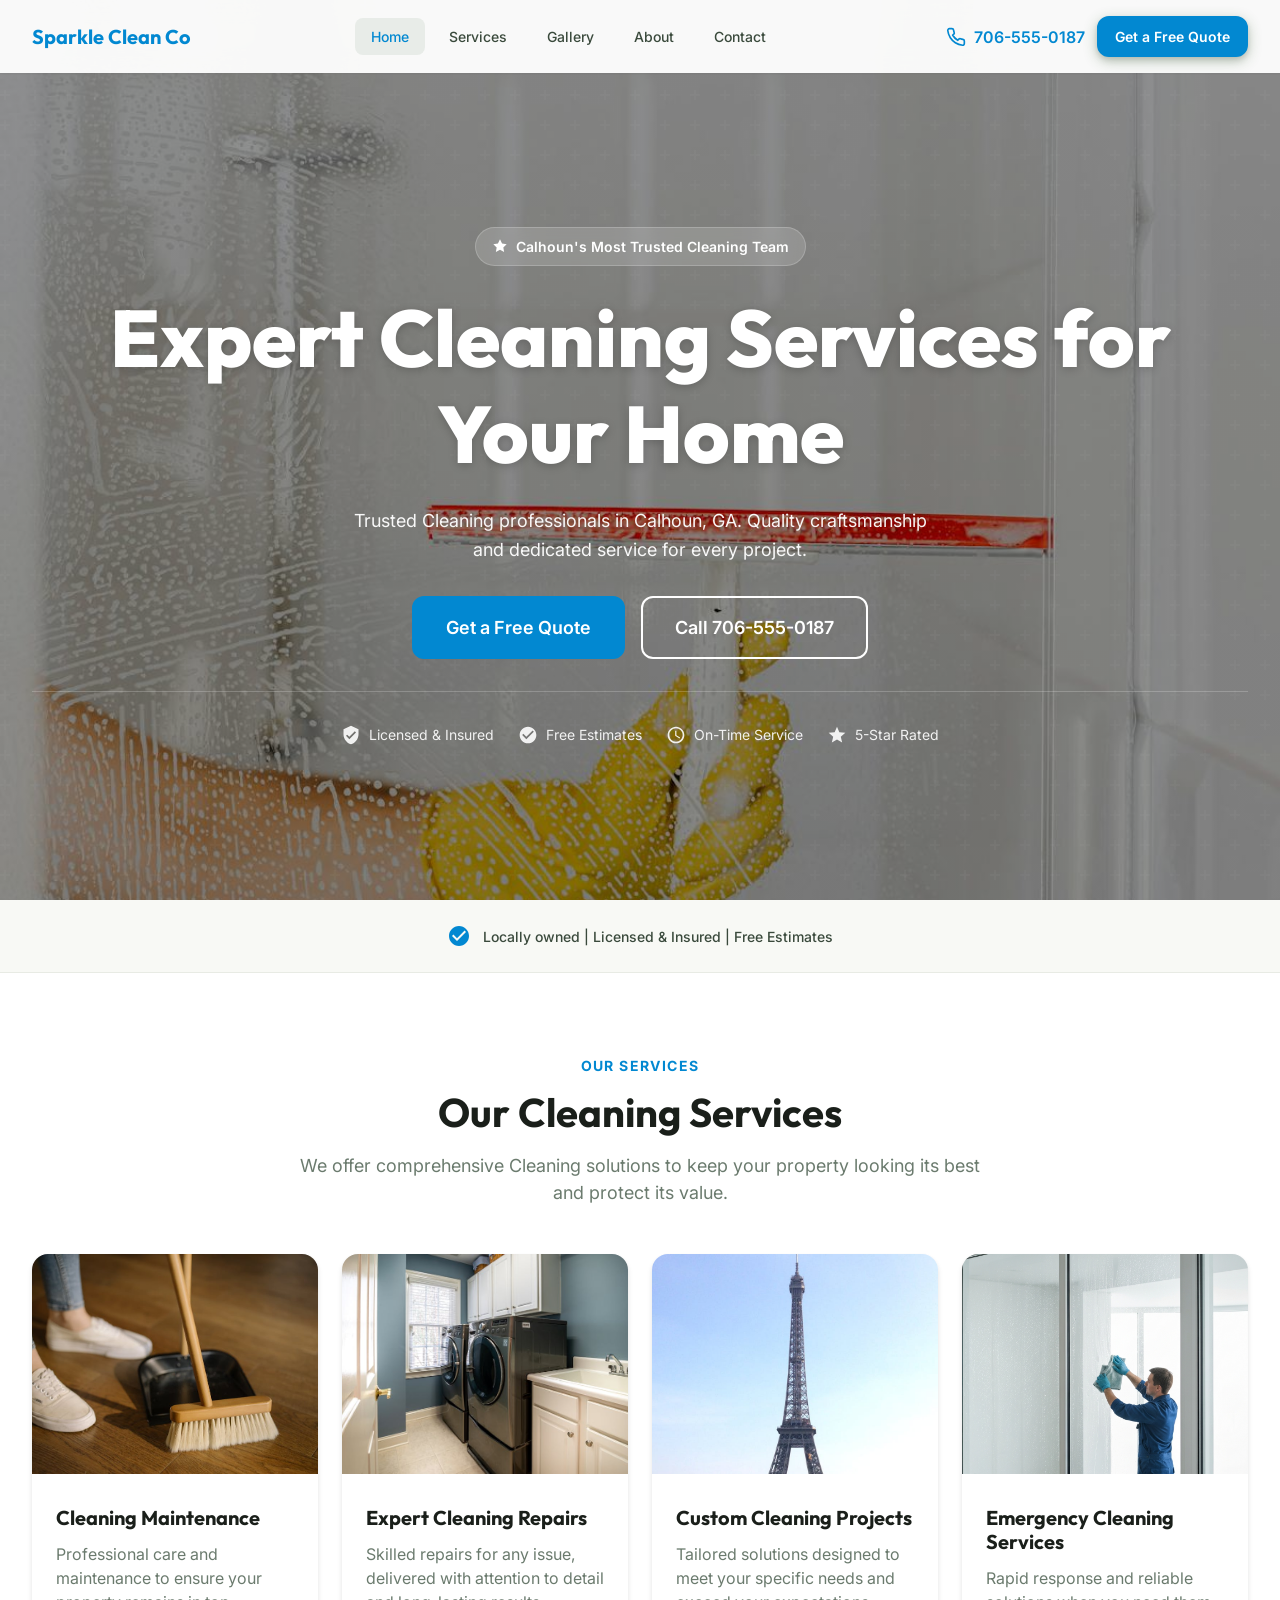
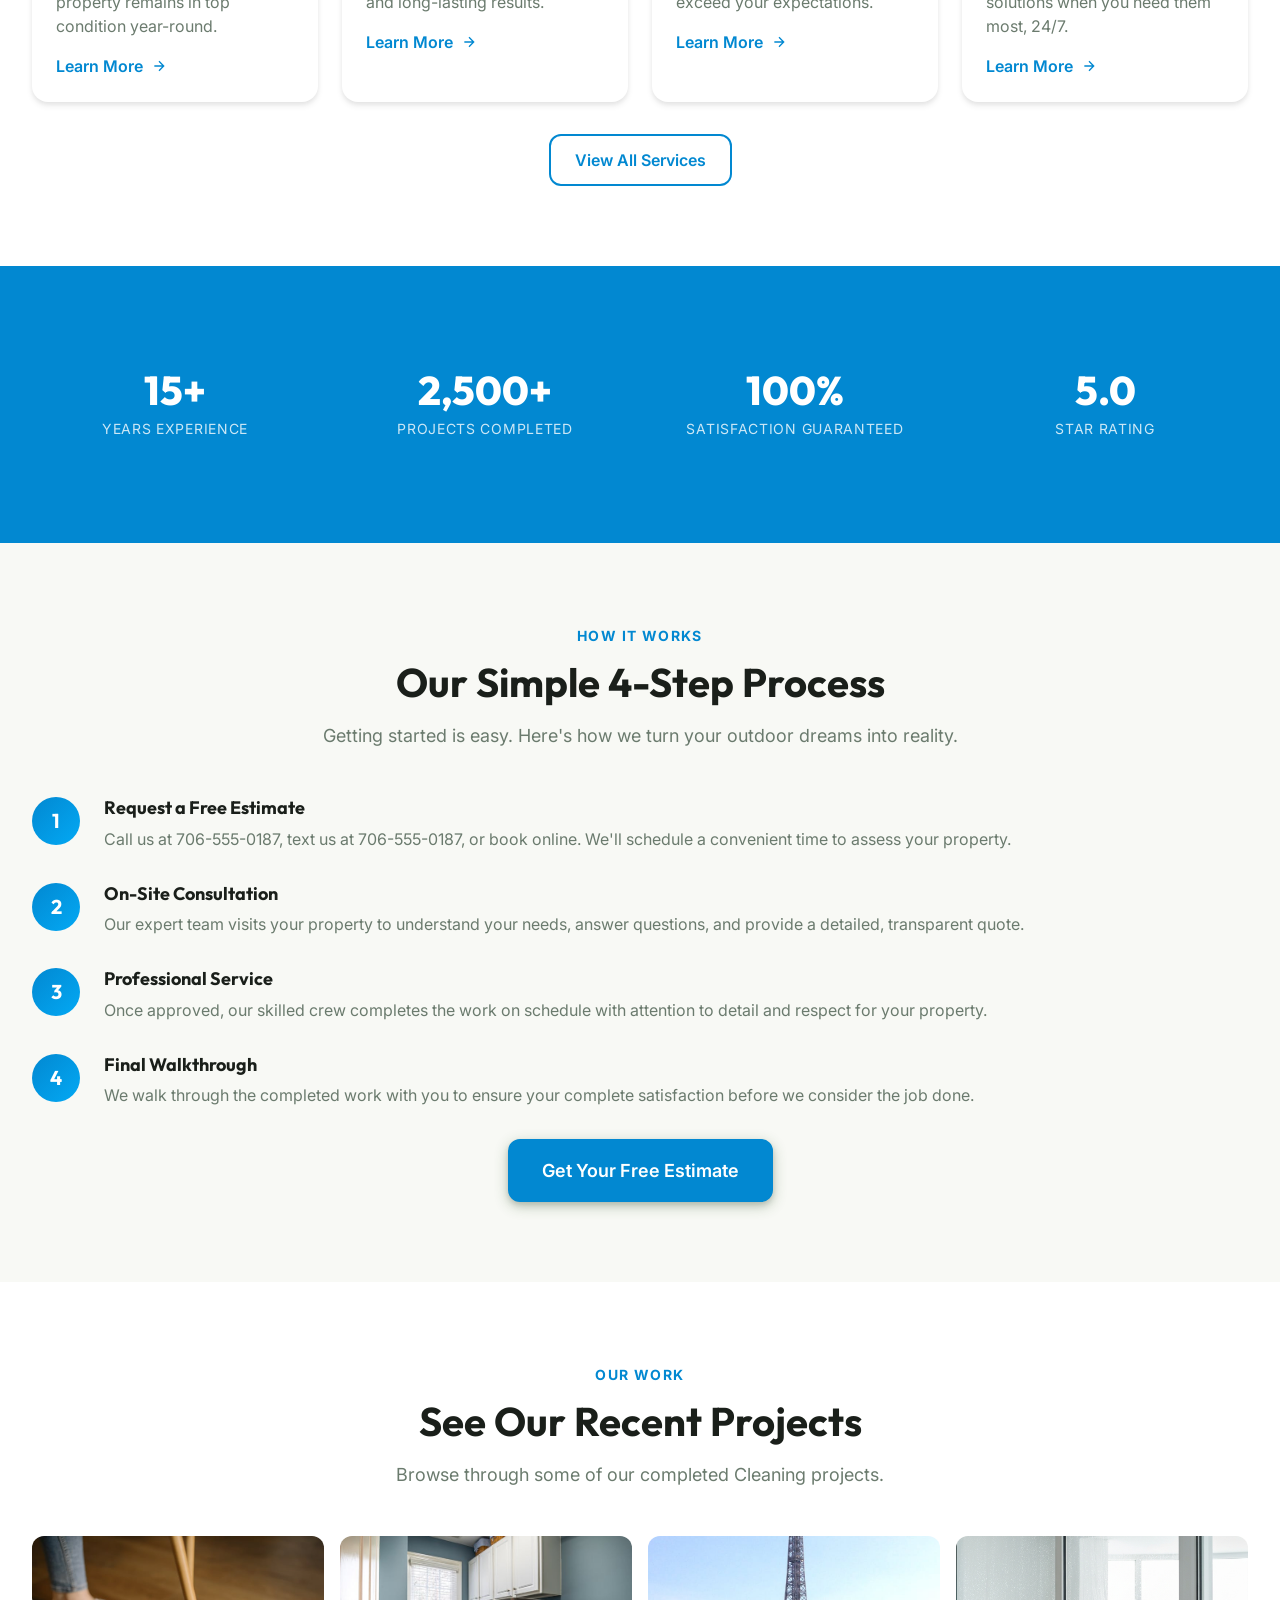
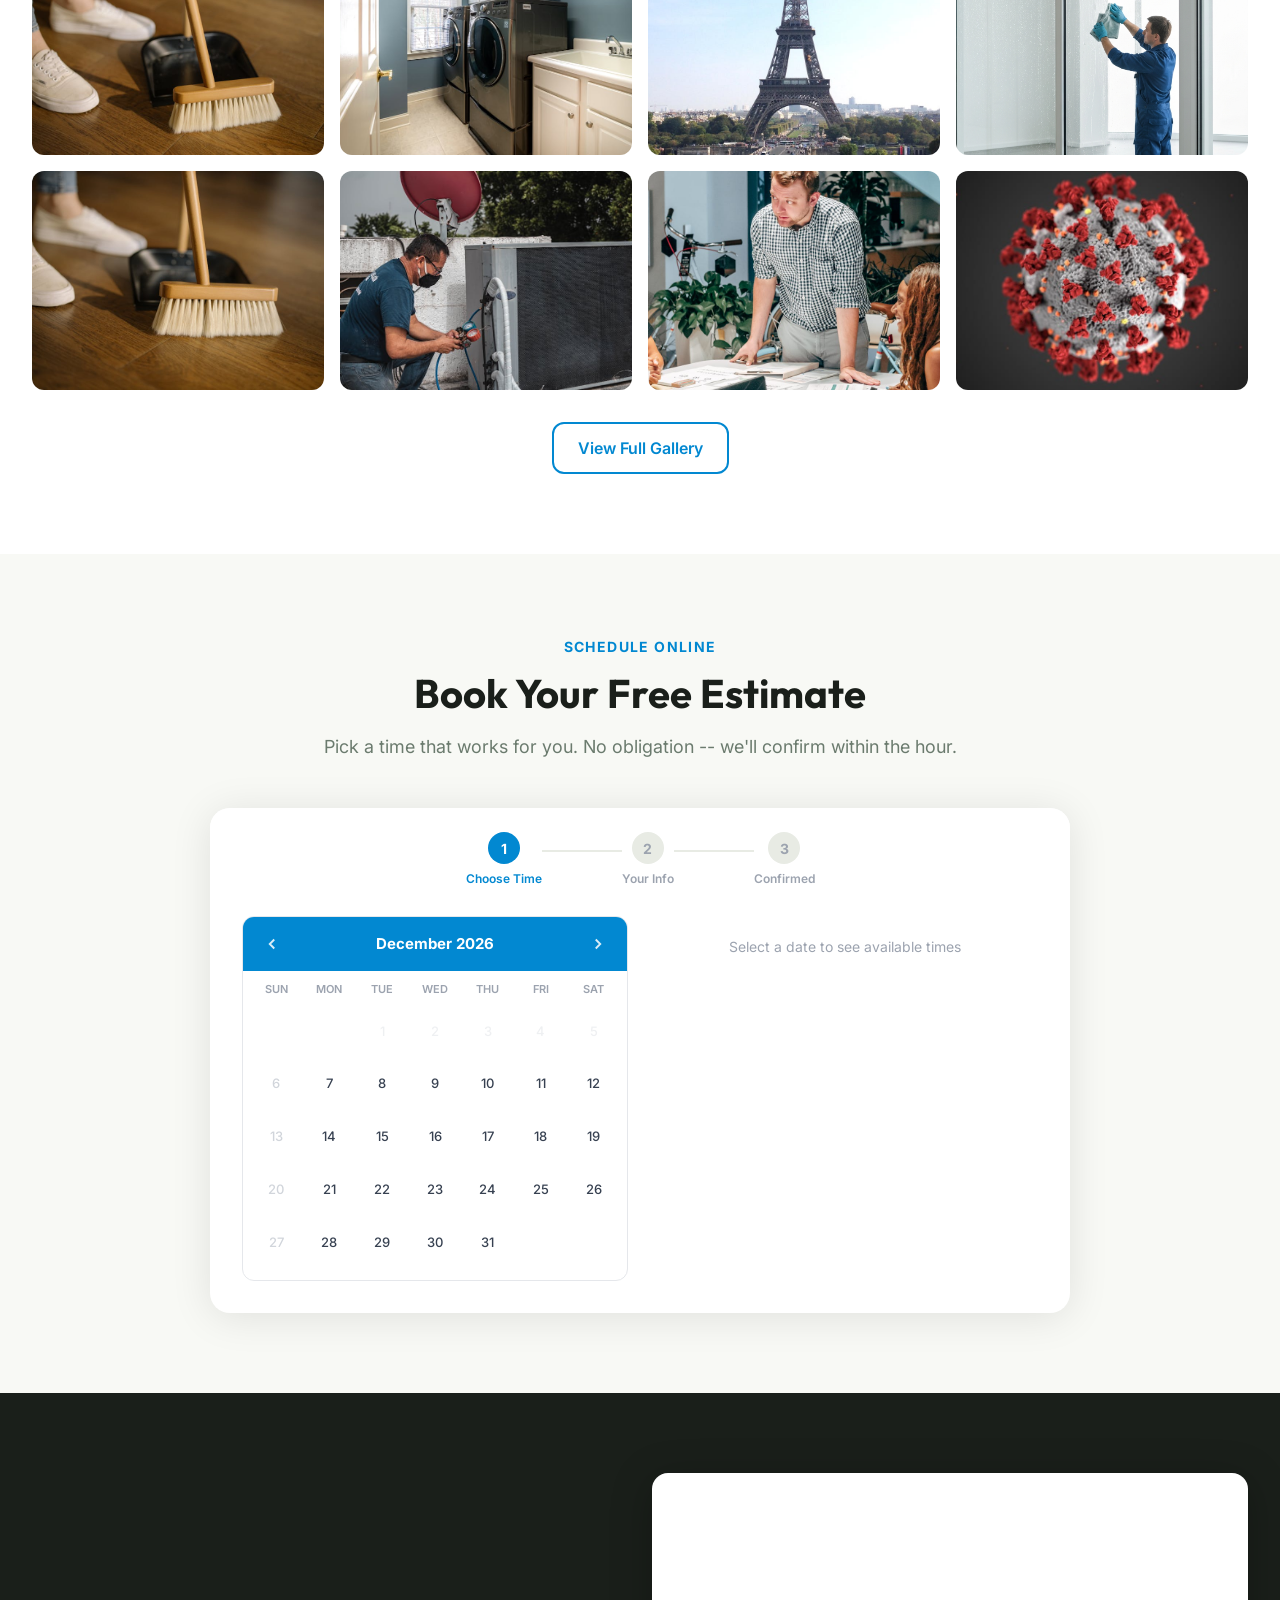
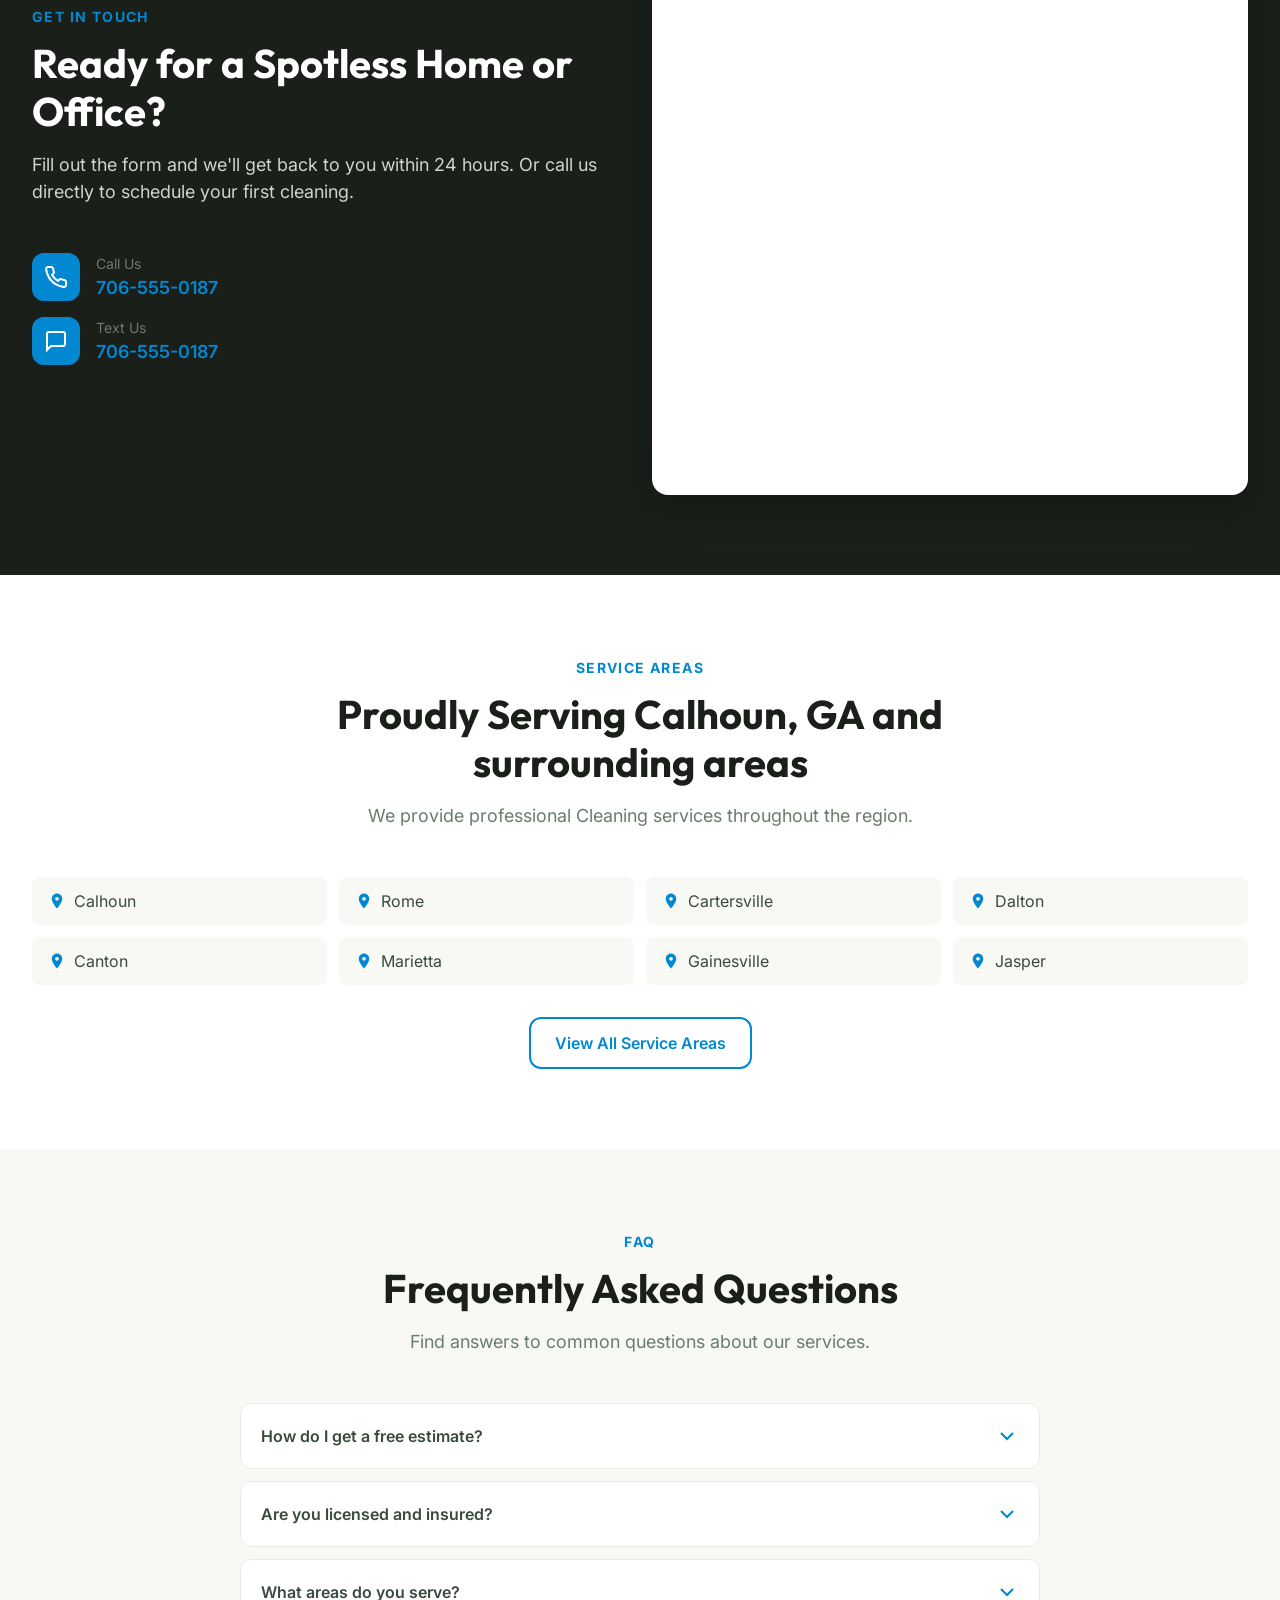
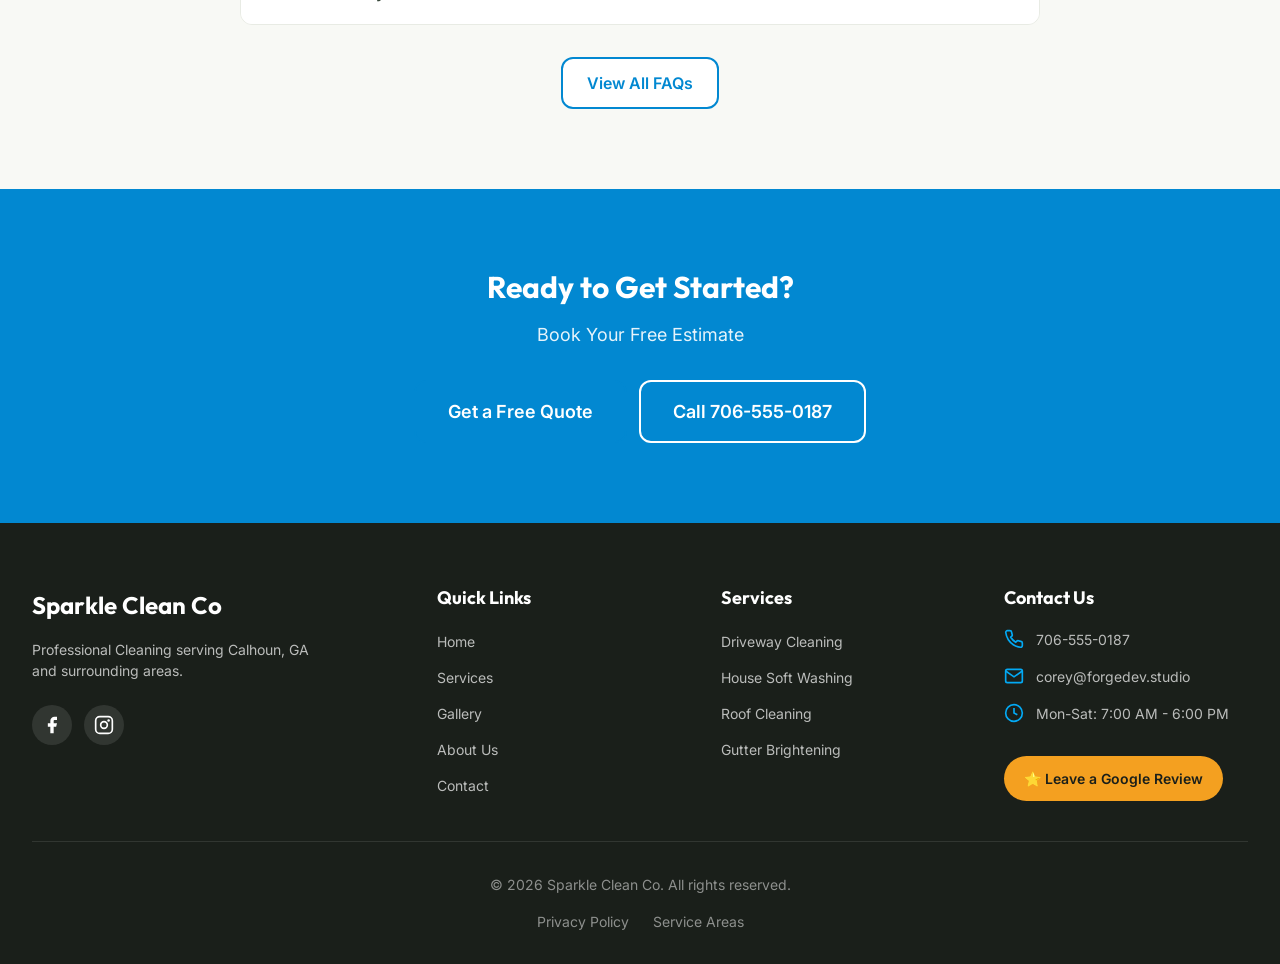
<file: index.html>
<!DOCTYPE html>
<html lang="en">
<head>
  <meta charset="UTF-8">
  <meta name="viewport" content="width=device-width, initial-scale=1.0">
  <meta name="description" content="Sparkle Clean Co - Professional Cleaning in Calhoun, GA and surrounding areas. Professional Cleaning in Calhoun, GA. Call 706-555-0187 for a free estimate.">
  <meta name="keywords" content="cleaning Calhoun GA, cleaning near me, best cleaning Calhoun">
  <meta name="robots" content="index, follow">

  <!-- Open Graph -->
  <meta property="og:title" content="Sparkle Clean Co | Professional Cleaning in Calhoun, GA">
  <meta property="og:description" content="Professional Cleaning in Calhoun, GA. Calhoun's Most Trusted Cleaning Team serving Calhoun, GA and surrounding areas.">
  <meta property="og:type" content="website">
  <meta property="og:url" content="https://forge-dev-studio.github.io/demo-sparkle-clean-co">
  <meta property="og:image" content="https://forge-dev-studio.github.io/demo-sparkle-clean-co/assets/images/hero.png">

  <!-- Favicon -->
  <link rel="icon" type="image/x-icon" href="assets/images/favicon.ico">

  <!-- Fonts -->
  <link rel="preconnect" href="https://fonts.googleapis.com">
  <link rel="preconnect" href="https://fonts.gstatic.com" crossorigin>
  <link href="https://fonts.googleapis.com/css2?family=Inter:wght@400;500;600;700&family=Outfit:wght@600;700;800&display=swap" rel="stylesheet">

  <!-- Styles -->
  <style>
/* ============================================
   PRESSURE WASHING - DESIGN SYSTEM
   Premium, Conversion-Focused Website Template
   ============================================ */

/* ==========================================
   CSS VARIABLES - DESIGN TOKENS
   ========================================== */
:root {
  /* Brand Colors - Nature Inspired */
  --color-primary: #0288D1;
  --color-primary-dark: #01579B;
  --color-primary-light: #03A9F4;
  --color-secondary: #37474F;
  --color-secondary-light: #546E7A;
  --color-accent: #F4A020;
  --color-accent-light: #FB8C00;

  /* Neutral Colors */
  --color-white: #FFFFFF;
  --color-off-white: #F8F9F5;
  --color-light-gray: #E8EBE4;
  --color-medium-gray: #6B7B6E;
  --color-dark-gray: #3A4A3C;
  --color-black: #1A1F1A;

  /* Semantic Colors */
  --color-success: #28A745;
  --color-warning: #F4A020;
  --color-error: #DC3545;
  --color-info: #17A2B8;

  /* Typography */
  --font-primary: 'Inter', -apple-system, BlinkMacSystemFont, 'Segoe UI', Roboto, sans-serif;
  --font-heading: 'Outfit', 'Inter', sans-serif;

  /* Font Sizes - Mobile First */
  --text-xs: 0.75rem;
  --text-sm: 0.875rem;
  --text-base: 1rem;
  --text-lg: 1.125rem;
  --text-xl: 1.25rem;
  --text-2xl: 1.5rem;
  --text-3xl: 1.875rem;
  --text-4xl: 2.25rem;
  --text-5xl: 3rem;
  --text-6xl: 3.75rem;

  /* Font Weights */
  --font-normal: 400;
  --font-medium: 500;
  --font-semibold: 600;
  --font-bold: 700;
  --font-extrabold: 800;

  /* Line Heights */
  --leading-tight: 1.2;
  --leading-snug: 1.375;
  --leading-normal: 1.5;
  --leading-relaxed: 1.625;

  /* Spacing Scale */
  --space-1: 0.25rem;
  --space-2: 0.5rem;
  --space-3: 0.75rem;
  --space-4: 1rem;
  --space-5: 1.25rem;
  --space-6: 1.5rem;
  --space-8: 2rem;
  --space-10: 2.5rem;
  --space-12: 3rem;
  --space-16: 4rem;
  --space-20: 5rem;
  --space-24: 6rem;
  --space-32: 8rem;

  /* Border Radius */
  --radius-sm: 0.25rem;
  --radius-md: 0.5rem;
  --radius-lg: 0.75rem;
  --radius-xl: 1rem;
  --radius-2xl: 1.5rem;
  --radius-full: 9999px;

  /* Shadows */
  --shadow-sm: 0 1px 2px rgba(0, 0, 0, 0.05);
  --shadow-md: 0 4px 6px rgba(0, 0, 0, 0.07), 0 2px 4px rgba(0, 0, 0, 0.05);
  --shadow-lg: 0 10px 15px rgba(0, 0, 0, 0.1), 0 4px 6px rgba(0, 0, 0, 0.05);
  --shadow-xl: 0 20px 25px rgba(0, 0, 0, 0.1), 0 10px 10px rgba(0, 0, 0, 0.04);
  --shadow-2xl: 0 25px 50px rgba(0, 0, 0, 0.15);
  --shadow-glow: 0 0 20px rgba(45, 90, 39, 0.3);

  /* Transitions */
  --transition-fast: 150ms ease;
  --transition-base: 250ms ease;
  --transition-slow: 350ms ease;
  --transition-bounce: 500ms cubic-bezier(0.68, -0.55, 0.265, 1.55);

  /* Z-Index Scale */
  --z-dropdown: 100;
  --z-sticky: 200;
  --z-fixed: 300;
  --z-modal-backdrop: 400;
  --z-modal: 500;
  --z-tooltip: 600;

  /* Container Widths */
  --container-sm: 640px;
  --container-md: 768px;
  --container-lg: 1024px;
  --container-xl: 1280px;
  --container-2xl: 1400px;
}

/* ==========================================
   CSS RESET & BASE STYLES
   ========================================== */
*,
*::before,
*::after {
  box-sizing: border-box;
  margin: 0;
  padding: 0;
}

html {
  font-size: 16px;
  scroll-behavior: smooth;
  -webkit-text-size-adjust: 100%;
}

body {
  font-family: var(--font-primary);
  font-size: var(--text-base);
  font-weight: var(--font-normal);
  line-height: var(--leading-normal);
  color: var(--color-dark-gray);
  background-color: var(--color-white);
  -webkit-font-smoothing: antialiased;
  -moz-osx-font-smoothing: grayscale;
  overflow-x: hidden;
}

/* Improve media defaults */
img,
picture,
video,
canvas,
svg {
  display: block;
  max-width: 100%;
  height: auto;
}

/* Remove built-in form typography styles */
input,
button,
textarea,
select {
  font: inherit;
  color: inherit;
}

/* Avoid text overflows */
p,
h1,
h2,
h3,
h4,
h5,
h6 {
  overflow-wrap: break-word;
}

/* Remove list styles */
ul,
ol {
  list-style: none;
}

/* Remove link styles */
a {
  color: inherit;
  text-decoration: none;
}

/* ==========================================
   TYPOGRAPHY
   ========================================== */
h1, h2, h3, h4, h5, h6 {
  font-family: var(--font-heading);
  font-weight: var(--font-bold);
  line-height: var(--leading-tight);
  color: var(--color-black);
}

h1 {
  font-size: var(--text-3xl);
  font-weight: var(--font-extrabold);
}

h2 {
  font-size: var(--text-2xl);
}

h3 {
  font-size: var(--text-xl);
}

h4 {
  font-size: var(--text-lg);
}

p {
  margin-bottom: var(--space-4);
}

p:last-child {
  margin-bottom: 0;
}

.text-gradient {
  background: linear-gradient(135deg, var(--color-primary) 0%, var(--color-primary-light) 100%);
  -webkit-background-clip: text;
  -webkit-text-fill-color: transparent;
  background-clip: text;
}

/* ==========================================
   LAYOUT & CONTAINER
   ========================================== */
.container {
  width: 100%;
  max-width: var(--container-xl);
  margin: 0 auto;
  padding: 0 var(--space-4);
}

.section {
  padding: var(--space-16) 0;
}

.section--sm {
  padding: var(--space-10) 0;
}

.section--lg {
  padding: var(--space-24) 0;
}

.section--dark {
  background-color: var(--color-black);
  color: var(--color-white);
}

.section--light {
  background-color: var(--color-off-white);
}

.section--primary {
  background-color: var(--color-primary);
  color: var(--color-white);
}

/* Grid System */
.grid {
  display: grid;
  gap: var(--space-6);
}

.grid--2 {
  grid-template-columns: 1fr;
}

.grid--3 {
  grid-template-columns: 1fr;
}

.grid--4 {
  grid-template-columns: repeat(2, 1fr);
}

/* Flexbox Utilities */
.flex {
  display: flex;
}

.flex-col {
  flex-direction: column;
}

.items-center {
  align-items: center;
}

.justify-center {
  justify-content: center;
}

.justify-between {
  justify-content: space-between;
}

.gap-2 { gap: var(--space-2); }
.gap-4 { gap: var(--space-4); }
.gap-6 { gap: var(--space-6); }
.gap-8 { gap: var(--space-8); }

/* ==========================================
   HEADER & NAVIGATION
   ========================================== */
.header {
  position: fixed;
  top: 0;
  left: 0;
  right: 0;
  z-index: var(--z-fixed);
  background: rgba(255, 255, 255, 0.95);
  backdrop-filter: blur(10px);
  -webkit-backdrop-filter: blur(10px);
  box-shadow: var(--shadow-sm);
  transition: all var(--transition-base);
}

.header.scrolled {
  box-shadow: var(--shadow-md);
}

.header__inner {
  display: flex;
  align-items: center;
  justify-content: space-between;
  padding: var(--space-4) 0;
  gap: var(--space-4);
}

.header__logo {
  display: flex;
  align-items: center;
  gap: var(--space-3);
  font-family: var(--font-heading);
  font-size: var(--text-xl);
  font-weight: var(--font-bold);
  color: var(--color-primary);
}

.header__logo img {
  height: 40px;
  width: auto;
}

/* Desktop Navigation */
.nav {
  display: none;
}

.nav__list {
  display: flex;
  align-items: center;
  gap: var(--space-2);
}

.nav__link {
  display: block;
  padding: var(--space-2) var(--space-4);
  font-size: var(--text-sm);
  font-weight: var(--font-medium);
  color: var(--color-dark-gray);
  border-radius: var(--radius-md);
  transition: all var(--transition-fast);
}

.nav__link:hover,
.nav__link.active {
  color: var(--color-primary);
  background-color: rgba(45, 90, 39, 0.08);
}

/* Header Actions */
.header__actions {
  display: flex;
  align-items: center;
  gap: var(--space-3);
}

.header__phone {
  display: none;
  align-items: center;
  gap: var(--space-2);
  font-weight: var(--font-semibold);
  color: var(--color-primary);
}

.header__review-link {
  display: none;
  padding: var(--space-2) var(--space-3);
  font-size: var(--text-sm);
  font-weight: var(--font-medium);
  color: var(--color-accent);
  border: 2px solid var(--color-accent);
  border-radius: var(--radius-full);
  transition: all var(--transition-fast);
}

.header__review-link:hover {
  background-color: var(--color-accent);
  color: var(--color-white);
}

/* Mobile Menu Toggle */
.menu-toggle {
  display: flex;
  flex-direction: column;
  justify-content: center;
  align-items: center;
  width: 44px;
  height: 44px;
  padding: var(--space-2);
  background: transparent;
  border: none;
  cursor: pointer;
  gap: 5px;
}

.menu-toggle__bar {
  display: block;
  width: 24px;
  height: 2px;
  background-color: var(--color-dark-gray);
  border-radius: 2px;
  transition: all var(--transition-fast);
}

.menu-toggle.active .menu-toggle__bar:nth-child(1) {
  transform: rotate(45deg) translate(5px, 5px);
}

.menu-toggle.active .menu-toggle__bar:nth-child(2) {
  opacity: 0;
}

.menu-toggle.active .menu-toggle__bar:nth-child(3) {
  transform: rotate(-45deg) translate(5px, -5px);
}

/* Mobile Navigation */
.mobile-nav {
  position: fixed;
  top: 72px;
  left: 0;
  right: 0;
  bottom: 0;
  background: var(--color-white);
  padding: var(--space-6);
  transform: translateX(100%);
  transition: transform var(--transition-base);
  overflow-y: auto;
  z-index: var(--z-fixed);
}

.mobile-nav.active {
  transform: translateX(0);
}

.mobile-nav__list {
  display: flex;
  flex-direction: column;
  gap: var(--space-2);
}

.mobile-nav__link {
  display: block;
  padding: var(--space-4);
  font-size: var(--text-lg);
  font-weight: var(--font-medium);
  color: var(--color-dark-gray);
  border-radius: var(--radius-lg);
  transition: all var(--transition-fast);
}

.mobile-nav__link:hover,
.mobile-nav__link.active {
  color: var(--color-primary);
  background-color: rgba(45, 90, 39, 0.08);
}

.mobile-nav__cta {
  margin-top: var(--space-6);
  padding-top: var(--space-6);
  border-top: 1px solid var(--color-light-gray);
}

.mobile-nav__contact {
  display: flex;
  flex-direction: column;
  gap: var(--space-4);
  margin-bottom: var(--space-6);
}

.mobile-nav__phone,
.mobile-nav__text {
  display: flex;
  align-items: center;
  gap: var(--space-3);
  padding: var(--space-4);
  font-weight: var(--font-semibold);
  background-color: var(--color-off-white);
  border-radius: var(--radius-lg);
}

/* ==========================================
   BUTTONS
   ========================================== */
.btn {
  display: inline-flex;
  align-items: center;
  justify-content: center;
  gap: var(--space-2);
  padding: var(--space-3) var(--space-6);
  font-family: var(--font-primary);
  font-size: var(--text-base);
  font-weight: var(--font-semibold);
  text-align: center;
  white-space: nowrap;
  border: 2px solid transparent;
  border-radius: var(--radius-lg);
  cursor: pointer;
  transition: all var(--transition-fast);
  text-decoration: none;
}

.btn:focus {
  outline: 2px solid var(--color-primary);
  outline-offset: 2px;
}

.btn--primary {
  background: linear-gradient(135deg, var(--color-primary) 0%, var(--color-primary-light) 100%);
  color: var(--color-white);
  border-color: var(--color-primary);
  box-shadow: var(--shadow-md), 0 4px 14px rgba(45, 90, 39, 0.3);
}

.btn--primary:hover {
  transform: translateY(-2px);
  box-shadow: var(--shadow-lg), 0 6px 20px rgba(45, 90, 39, 0.4);
}

.btn--secondary {
  background-color: var(--color-white);
  color: var(--color-primary);
  border-color: var(--color-primary);
}

.btn--secondary:hover {
  background-color: var(--color-primary);
  color: var(--color-white);
}

.btn--accent {
  background: linear-gradient(135deg, var(--color-accent) 0%, var(--color-accent-light) 100%);
  color: var(--color-white);
  border-color: var(--color-accent);
}

.btn--accent:hover {
  transform: translateY(-2px);
  box-shadow: var(--shadow-lg), 0 6px 20px rgba(244, 160, 32, 0.4);
}

.btn--outline {
  background-color: transparent;
  color: var(--color-white);
  border-color: var(--color-white);
}

.btn--outline:hover {
  background-color: var(--color-white);
  color: var(--color-primary);
}

.btn--lg {
  padding: var(--space-4) var(--space-8);
  font-size: var(--text-lg);
}

.btn--sm {
  padding: var(--space-2) var(--space-4);
  font-size: var(--text-sm);
}

.btn--full {
  width: 100%;
}

.btn--icon {
  width: 48px;
  height: 48px;
  padding: 0;
  border-radius: var(--radius-full);
}

/* Button Group */
.btn-group {
  display: flex;
  flex-direction: column;
  gap: var(--space-3);
}

/* ==========================================
   HERO SECTION
   ========================================== */
.hero {
  position: relative;
  min-height: 100vh;
  display: flex;
  align-items: center;
  padding-top: calc(72px + var(--space-12));
  padding-bottom: var(--space-12);
  background: linear-gradient(135deg, var(--color-primary-dark) 0%, var(--color-primary) 50%, var(--color-primary-light) 100%);
  overflow: hidden;
}

.hero::before {
  content: '';
  position: absolute;
  top: 0;
  left: 0;
  right: 0;
  bottom: 0;
  background: url("data:image/svg+xml,%3Csvg width='60' height='60' viewBox='0 0 60 60' xmlns='http://www.w3.org/2000/svg'%3E%3Cg fill='none' fill-rule='evenodd'%3E%3Cg fill='%23ffffff' fill-opacity='0.05'%3E%3Cpath d='M36 34v-4h-2v4h-4v2h4v4h2v-4h4v-2h-4zm0-30V0h-2v4h-4v2h4v4h2V6h4V4h-4zM6 34v-4H4v4H0v2h4v4h2v-4h4v-2H6zM6 4V0H4v4H0v2h4v4h2V6h4V4H6z'/%3E%3C/g%3E%3C/g%3E%3C/svg%3E");
  opacity: 0.5;
}

.hero__content {
  position: relative;
  z-index: 1;
  text-align: center;
  color: var(--color-white);
}

.hero__badge {
  display: inline-flex;
  align-items: center;
  gap: var(--space-2);
  padding: var(--space-2) var(--space-4);
  margin-bottom: var(--space-6);
  font-size: var(--text-sm);
  font-weight: var(--font-semibold);
  background: rgba(255, 255, 255, 0.15);
  backdrop-filter: blur(10px);
  border: 1px solid rgba(255, 255, 255, 0.2);
  border-radius: var(--radius-full);
}

.hero__title {
  font-size: var(--text-4xl);
  font-weight: var(--font-extrabold);
  color: var(--color-white);
  margin-bottom: var(--space-6);
  text-shadow: 0 2px 10px rgba(0, 0, 0, 0.2);
}

.hero__subtitle {
  font-size: var(--text-lg);
  max-width: 600px;
  margin: 0 auto var(--space-8);
  opacity: 0.95;
  line-height: var(--leading-relaxed);
}

.hero__cta {
  display: flex;
  flex-direction: column;
  gap: var(--space-4);
  margin-bottom: var(--space-8);
}

.hero__trust {
  display: flex;
  flex-wrap: wrap;
  justify-content: center;
  gap: var(--space-6);
  padding-top: var(--space-8);
  border-top: 1px solid rgba(255, 255, 255, 0.2);
}

.hero__trust-item {
  display: flex;
  align-items: center;
  gap: var(--space-2);
  font-size: var(--text-sm);
  opacity: 0.9;
}

.hero__trust-icon {
  width: 20px;
  height: 20px;
  fill: currentColor;
}

/* ==========================================
   CARDS
   ========================================== */
.card {
  background: var(--color-white);
  border-radius: var(--radius-xl);
  padding: var(--space-6);
  box-shadow: var(--shadow-md);
  transition: all var(--transition-base);
}

.card:hover {
  transform: translateY(-4px);
  box-shadow: var(--shadow-xl);
}

.card--bordered {
  border: 1px solid var(--color-light-gray);
  box-shadow: none;
}

.card--bordered:hover {
  border-color: var(--color-primary);
  box-shadow: var(--shadow-lg);
}

.card__icon {
  display: flex;
  align-items: center;
  justify-content: center;
  width: 64px;
  height: 64px;
  margin-bottom: var(--space-4);
  background: linear-gradient(135deg, var(--color-primary) 0%, var(--color-primary-light) 100%);
  border-radius: var(--radius-lg);
  color: var(--color-white);
}

.card__icon svg {
  width: 32px;
  height: 32px;
}

.card__title {
  font-size: var(--text-xl);
  margin-bottom: var(--space-3);
}

.card__text {
  color: var(--color-medium-gray);
  margin-bottom: var(--space-4);
}

.card__link {
  display: inline-flex;
  align-items: center;
  gap: var(--space-2);
  font-weight: var(--font-semibold);
  color: var(--color-primary);
  transition: gap var(--transition-fast);
}

.card__link:hover {
  gap: var(--space-3);
}

/* Service Card */
.service-card {
  position: relative;
  overflow: hidden;
}

.service-card__image {
  height: 220px;
  margin: calc(var(--space-6) * -1);
  margin-bottom: var(--space-4);
  background-color: var(--color-light-gray);
  background-size: cover;
  background-position: top center;
}

.service-card__content {
  padding-top: var(--space-4);
}

/* ==========================================
   SECTION HEADERS
   ========================================== */
.section-header {
  text-align: center;
  max-width: 700px;
  margin: 0 auto var(--space-12);
}

.section-header__label {
  display: inline-block;
  font-size: var(--text-sm);
  font-weight: var(--font-bold);
  text-transform: uppercase;
  letter-spacing: 0.1em;
  color: var(--color-primary);
  margin-bottom: var(--space-3);
}

.section-header__title {
  font-size: var(--text-3xl);
  margin-bottom: var(--space-4);
}

.section-header__text {
  font-size: var(--text-lg);
  color: var(--color-medium-gray);
}

.section-header--left {
  text-align: left;
  margin-left: 0;
}

.section-header--light .section-header__title {
  color: var(--color-white);
}

.section-header--light .section-header__text {
  color: rgba(255, 255, 255, 0.8);
}

/* ==========================================
   TRUST & CREDIBILITY
   ========================================== */
.trust-bar {
  background: var(--color-off-white);
  padding: var(--space-6) 0;
  border-bottom: 1px solid var(--color-light-gray);
}

.trust-bar__inner {
  display: flex;
  flex-wrap: wrap;
  justify-content: center;
  gap: var(--space-6);
}

.trust-item {
  display: flex;
  align-items: center;
  gap: var(--space-3);
  font-size: var(--text-sm);
  font-weight: var(--font-medium);
  color: var(--color-dark-gray);
}

.trust-item__icon {
  width: 24px;
  height: 24px;
  color: var(--color-primary);
}

/* Stats */
.stats {
  display: grid;
  grid-template-columns: repeat(2, 1fr);
  gap: var(--space-6);
}

.stat {
  text-align: center;
  padding: var(--space-6);
}

.stat__number {
  font-family: var(--font-heading);
  font-size: var(--text-4xl);
  font-weight: var(--font-extrabold);
  color: var(--color-white);
  line-height: 1;
  margin-bottom: var(--space-2);
}

.stat__label {
  font-size: var(--text-sm);
  color: rgba(255, 255, 255, 0.8);
  text-transform: uppercase;
  letter-spacing: 0.05em;
}

/* ==========================================
   PROCESS SECTION
   ========================================== */
.process-steps {
  display: flex;
  flex-direction: column;
  gap: var(--space-8);
}

.process-step {
  display: flex;
  gap: var(--space-6);
  align-items: flex-start;
}

.process-step__number {
  flex-shrink: 0;
  display: flex;
  align-items: center;
  justify-content: center;
  width: 48px;
  height: 48px;
  font-family: var(--font-heading);
  font-size: var(--text-xl);
  font-weight: var(--font-bold);
  color: var(--color-white);
  background: linear-gradient(135deg, var(--color-primary) 0%, var(--color-primary-light) 100%);
  border-radius: var(--radius-full);
}

.process-step__content {
  flex: 1;
}

.process-step__title {
  font-size: var(--text-lg);
  margin-bottom: var(--space-2);
}

.process-step__text {
  color: var(--color-medium-gray);
}

/* ==========================================
   GALLERY GRID
   ========================================== */
.gallery-grid {
  display: grid;
  grid-template-columns: repeat(2, 1fr);
  gap: var(--space-4);
}

.gallery-item {
  position: relative;
  aspect-ratio: 4/3;
  overflow: hidden;
  border-radius: var(--radius-lg);
  background-color: var(--color-light-gray);
}

.gallery-item__image {
  width: 100%;
  height: 100%;
  object-fit: cover;
  transition: transform var(--transition-slow);
}

.gallery-item:hover .gallery-item__image {
  transform: scale(1.05);
}

.gallery-item__overlay {
  position: absolute;
  bottom: 0;
  left: 0;
  right: 0;
  padding: var(--space-4);
  background: linear-gradient(to top, rgba(0, 0, 0, 0.8) 0%, transparent 100%);
  color: var(--color-white);
  opacity: 0;
  transform: translateY(10px);
  transition: all var(--transition-base);
}

.gallery-item:hover .gallery-item__overlay {
  opacity: 1;
  transform: translateY(0);
}

.gallery-item__caption {
  font-size: var(--text-sm);
  font-weight: var(--font-medium);
}

/* ==========================================
   FAQ ACCORDION
   ========================================== */
.faq-list {
  display: flex;
  flex-direction: column;
  gap: var(--space-3);
}

.faq-item {
  border: 1px solid var(--color-light-gray);
  border-radius: var(--radius-lg);
  overflow: hidden;
}

.faq-item__question {
  display: flex;
  justify-content: space-between;
  align-items: center;
  width: 100%;
  padding: var(--space-5);
  font-size: var(--text-base);
  font-weight: var(--font-semibold);
  text-align: left;
  background: var(--color-white);
  border: none;
  cursor: pointer;
  transition: background var(--transition-fast);
}

.faq-item__question:hover {
  background: var(--color-off-white);
}

.faq-item__icon {
  flex-shrink: 0;
  width: 24px;
  height: 24px;
  color: var(--color-primary);
  transition: transform var(--transition-fast);
}

.faq-item.active .faq-item__icon {
  transform: rotate(180deg);
}

.faq-item__answer {
  max-height: 0;
  overflow: hidden;
  transition: max-height var(--transition-base);
}

.faq-item.active .faq-item__answer {
  max-height: 500px;
}

.faq-item__answer-inner {
  padding: 0 var(--space-5) var(--space-5);
  color: var(--color-medium-gray);
}

/* ==========================================
   FORMS & EMBEDS
   ========================================== */
.form-group {
  margin-bottom: var(--space-4);
}

.form-label {
  display: block;
  font-size: var(--text-sm);
  font-weight: var(--font-medium);
  margin-bottom: var(--space-2);
}

.form-input {
  width: 100%;
  padding: var(--space-3) var(--space-4);
  font-size: var(--text-base);
  border: 2px solid var(--color-light-gray);
  border-radius: var(--radius-lg);
  transition: border-color var(--transition-fast);
}

.form-input:focus {
  outline: none;
  border-color: var(--color-primary);
}

.form-textarea {
  min-height: 120px;
  resize: vertical;
}

/* GHL Form Card -- wraps the iframe so it sits cleanly on dark backgrounds */
.ghl-form-card {
  background: #fff;
  border-radius: 16px;
  padding: 8px;
  box-shadow: 0 8px 40px rgba(0, 0, 0, 0.25);
  overflow: hidden;
}

/* ==========================================
   FOOTER
   ========================================== */
.footer {
  background: var(--color-black);
  color: var(--color-white);
  padding: var(--space-16) 0 var(--space-8);
}

.footer__grid {
  display: grid;
  grid-template-columns: 1fr;
  gap: var(--space-10);
  margin-bottom: var(--space-10);
}

.footer__brand {
  max-width: 300px;
}

.footer__logo {
  font-family: var(--font-heading);
  font-size: var(--text-2xl);
  font-weight: var(--font-bold);
  color: var(--color-white);
  margin-bottom: var(--space-4);
}

.footer__text {
  color: rgba(255, 255, 255, 0.7);
  font-size: var(--text-sm);
  margin-bottom: var(--space-6);
}

.footer__social {
  display: flex;
  gap: var(--space-3);
}

.footer__social-link {
  display: flex;
  align-items: center;
  justify-content: center;
  width: 40px;
  height: 40px;
  color: var(--color-white);
  background: rgba(255, 255, 255, 0.1);
  border-radius: var(--radius-full);
  transition: all var(--transition-fast);
}

.footer__social-link:hover {
  background: var(--color-primary);
  transform: translateY(-2px);
}

.footer__column-title {
  font-size: var(--text-lg);
  font-weight: var(--font-bold);
  margin-bottom: var(--space-5);
  color: var(--color-white);
}

.footer__links {
  display: flex;
  flex-direction: column;
  gap: var(--space-3);
}

.footer__link {
  color: rgba(255, 255, 255, 0.7);
  font-size: var(--text-sm);
  transition: color var(--transition-fast);
}

.footer__link:hover {
  color: var(--color-accent);
}

.footer__contact-item {
  display: flex;
  align-items: flex-start;
  gap: var(--space-3);
  color: rgba(255, 255, 255, 0.7);
  font-size: var(--text-sm);
  margin-bottom: var(--space-4);
}

.footer__contact-icon {
  flex-shrink: 0;
  width: 20px;
  height: 20px;
  color: var(--color-primary-light);
}

.footer__review-btn {
  display: inline-flex;
  align-items: center;
  gap: var(--space-2);
  margin-top: var(--space-4);
  padding: var(--space-3) var(--space-5);
  font-size: var(--text-sm);
  font-weight: var(--font-semibold);
  color: var(--color-black);
  background: var(--color-accent);
  border-radius: var(--radius-full);
  transition: all var(--transition-fast);
}

.footer__review-btn:hover {
  background: var(--color-accent-light);
  transform: translateY(-2px);
}

.footer__bottom {
  padding-top: var(--space-8);
  border-top: 1px solid rgba(255, 255, 255, 0.1);
  text-align: center;
}

.footer__copyright {
  color: rgba(255, 255, 255, 0.5);
  font-size: var(--text-sm);
}

.footer__legal {
  display: flex;
  justify-content: center;
  gap: var(--space-6);
  margin-top: var(--space-4);
}

.footer__legal-link {
  color: rgba(255, 255, 255, 0.5);
  font-size: var(--text-sm);
  transition: color var(--transition-fast);
}

.footer__legal-link:hover {
  color: var(--color-white);
}

/* ==========================================
   STICKY MOBILE CTA BAR
   ========================================== */
.mobile-cta-bar {
  position: fixed;
  bottom: 0;
  left: 0;
  right: 0;
  z-index: var(--z-sticky);
  display: flex;
  background: var(--color-white);
  box-shadow: 0 -4px 20px rgba(0, 0, 0, 0.15);
  padding: var(--space-3);
  gap: var(--space-2);
}

.mobile-cta-bar__btn {
  flex: 1;
  display: flex;
  flex-direction: column;
  align-items: center;
  justify-content: center;
  gap: var(--space-1);
  padding: var(--space-3);
  font-size: var(--text-xs);
  font-weight: var(--font-semibold);
  border-radius: var(--radius-lg);
  text-decoration: none;
  transition: all var(--transition-fast);
}

.mobile-cta-bar__btn--call {
  background: var(--color-primary);
  color: var(--color-white);
}

.mobile-cta-bar__btn--text {
  background: var(--color-secondary);
  color: var(--color-white);
}

.mobile-cta-bar__btn--book {
  background: var(--color-accent);
  color: var(--color-black);
}

.mobile-cta-bar__btn:active {
  transform: scale(0.98);
}

.mobile-cta-bar__icon {
  width: 22px;
  height: 22px;
}

/* ==========================================
   BOOKING WIDGET
   ========================================== */
.bw {
  max-width: 860px;
  margin: 0 auto;
  background: #fff;
  border-radius: 20px;
  box-shadow: 0 4px 40px rgba(0,0,0,.10);
  overflow: hidden;
}

.bw__steps {
  display: flex;
  align-items: center;
  justify-content: center;
  gap: 0;
  padding: 24px 32px 0;
  background: #fff;
}

.bw__step {
  display: flex;
  flex-direction: column;
  align-items: center;
  gap: 6px;
}

.bw__step-num {
  width: 32px;
  height: 32px;
  border-radius: 50%;
  background: var(--color-light-gray, #e5e7eb);
  color: #9ca3af;
  font-size: 14px;
  font-weight: 700;
  display: flex;
  align-items: center;
  justify-content: center;
  transition: background .2s, color .2s;
}

.bw__step--active .bw__step-num,
.bw__step--done .bw__step-num {
  background: var(--color-primary);
  color: #fff;
}

.bw__step-label {
  font-size: 12px;
  font-weight: 600;
  color: #9ca3af;
  white-space: nowrap;
}

.bw__step--active .bw__step-label {
  color: var(--color-primary);
}

.bw__step-line {
  flex: 1;
  height: 2px;
  background: var(--color-light-gray, #e5e7eb);
  min-width: 40px;
  max-width: 80px;
  margin-bottom: 18px;
}

.bw__panel {
  padding: 28px 32px 32px;
}

.bw__panel--hidden {
  display: none;
}

.bw__body {
  display: grid;
  grid-template-columns: 1fr 1fr;
  gap: 24px;
}

/* Calendar */
.bw__calendar {
  border: 1px solid #e5e7eb;
  border-radius: 12px;
  overflow: hidden;
}

.bw__cal-header {
  display: flex;
  align-items: center;
  justify-content: space-between;
  padding: 14px 16px;
  background: var(--color-primary);
  color: #fff;
}

.bw__cal-month {
  font-weight: 700;
  font-size: 15px;
}

.bw__cal-nav {
  background: none;
  border: none;
  color: #fff;
  cursor: pointer;
  padding: 4px;
  border-radius: 6px;
  display: flex;
  align-items: center;
  opacity: .85;
  transition: opacity .15s;
}

.bw__cal-nav:hover { opacity: 1; }

.bw__cal-nav svg {
  width: 18px;
  height: 18px;
}

.bw__cal-dow {
  display: grid;
  grid-template-columns: repeat(7, 1fr);
  text-align: center;
  padding: 10px 8px 4px;
  gap: 2px;
}

.bw__cal-dow span {
  font-size: 11px;
  font-weight: 600;
  color: #9ca3af;
  text-transform: uppercase;
}

.bw__cal-grid {
  display: grid;
  grid-template-columns: repeat(7, 1fr);
  gap: 2px;
  padding: 4px 8px 12px;
}

.bw__day {
  aspect-ratio: 1;
  display: flex;
  align-items: center;
  justify-content: center;
  border-radius: 8px;
  font-size: 13px;
  font-weight: 500;
  cursor: pointer;
  border: none;
  background: none;
  color: #374151;
  transition: background .15s, color .15s;
}

.bw__day:hover:not(:disabled) {
  background: var(--color-primary-light, #e3f2fd);
  color: var(--color-primary);
}

.bw__day--selected {
  background: var(--color-primary) !important;
  color: #fff !important;
}

.bw__day--today {
  font-weight: 700;
  outline: 2px solid var(--color-primary);
  outline-offset: -2px;
}

.bw__day:disabled,
.bw__day--empty {
  color: #d1d5db;
  cursor: default;
  pointer-events: none;
}

.bw__day--past {
  opacity: .35;
}

/* Times */
.bw__times {
  display: flex;
  flex-direction: column;
  gap: 8px;
}

.bw__times-prompt {
  color: #9ca3af;
  font-size: 14px;
  text-align: center;
  margin-top: 20px;
}

.bw__times-heading {
  font-size: 13px;
  font-weight: 600;
  color: #374151;
  margin-bottom: 4px;
}

.bw__time-btn {
  width: 100%;
  padding: 12px 16px;
  border: 1.5px solid #e5e7eb;
  border-radius: 10px;
  background: #fff;
  font-size: 14px;
  font-weight: 600;
  color: #374151;
  cursor: pointer;
  text-align: left;
  transition: border-color .15s, background .15s, color .15s;
  display: flex;
  align-items: center;
  gap: 8px;
}

.bw__time-btn svg {
  width: 16px;
  height: 16px;
  color: #9ca3af;
  flex-shrink: 0;
}

.bw__time-btn:hover {
  border-color: var(--color-primary);
  color: var(--color-primary);
}

.bw__time-btn--selected {
  background: var(--color-primary);
  border-color: var(--color-primary);
  color: #fff;
}

.bw__time-btn--selected svg {
  color: rgba(255,255,255,.8);
}

/* Panel 2 */
.bw__selected-bar {
  display: flex;
  align-items: center;
  gap: 10px;
  padding: 12px 16px;
  background: var(--color-primary-light, #e3f2fd);
  border-radius: 10px;
  margin-bottom: 20px;
  font-size: 14px;
  font-weight: 600;
  color: var(--color-primary);
}

.bw__selected-bar svg {
  width: 18px;
  height: 18px;
  flex-shrink: 0;
}

.bw__form {
  display: flex;
  flex-direction: column;
  gap: 12px;
}

.bw__form-row {
  display: grid;
  grid-template-columns: 1fr 1fr;
  gap: 12px;
}

.bw__input {
  width: 100%;
  padding: 12px 14px;
  border: 1.5px solid #e5e7eb;
  border-radius: 10px;
  font-size: 14px;
  font-family: inherit;
  color: #1a1a2e;
  background: #fafafa;
  transition: border-color .15s;
  box-sizing: border-box;
}

.bw__input:focus {
  outline: none;
  border-color: var(--color-primary);
  background: #fff;
}

.bw__textarea {
  resize: vertical;
  min-height: 90px;
}

.bw__submit {
  width: 100%;
  padding: 15px;
  font-size: 16px;
  font-weight: 700;
  border: none;
  cursor: pointer;
  margin-top: 4px;
}

.bw__back-link {
  background: none;
  border: none;
  color: #9ca3af;
  font-size: 13px;
  cursor: pointer;
  text-align: center;
  padding: 4px;
  text-decoration: underline;
}

.bw__back-link:hover { color: #374151; }

/* Panel 3 */
.bw__confirm {
  text-align: center;
  padding: 20px 0;
}

.bw__confirm-check {
  width: 72px;
  height: 72px;
  border-radius: 50%;
  background: #dcfce7;
  display: flex;
  align-items: center;
  justify-content: center;
  margin: 0 auto 20px;
}

.bw__confirm-check svg {
  width: 36px;
  height: 36px;
  color: #16a34a;
}

.bw__confirm-title {
  font-family: 'Outfit', sans-serif;
  font-size: 24px;
  font-weight: 800;
  color: #1a1a2e;
  margin-bottom: 8px;
}

.bw__confirm-text {
  color: #6b7280;
  font-size: 15px;
  margin-bottom: 20px;
}

.bw__confirm-detail {
  display: inline-flex;
  align-items: center;
  gap: 8px;
  background: var(--color-primary-light, #e3f2fd);
  color: var(--color-primary);
  font-weight: 600;
  font-size: 15px;
  padding: 12px 20px;
  border-radius: 10px;
  margin-bottom: 20px;
}

.bw__confirm-call {
  display: inline-block;
  margin-top: 8px;
}

@media (max-width: 640px) {
  .bw__panel { padding: 20px 16px 24px; }
  .bw__steps { padding: 20px 16px 0; }
  .bw__body { grid-template-columns: 1fr; }
  .bw__form-row { grid-template-columns: 1fr; }
  .bw__step-line { min-width: 24px; }
}

/* Add padding to body for mobile CTA bar */
body {
  padding-bottom: 85px;
}

/* ==========================================
   PAGE-SPECIFIC STYLES
   ========================================== */

/* Service Page Hero */
.service-hero {
  padding-top: calc(72px + var(--space-16));
  padding-bottom: var(--space-16);
  background: linear-gradient(135deg, var(--color-primary-dark) 0%, var(--color-primary) 100%);
  color: var(--color-white);
}

.service-hero__content {
  max-width: 700px;
}

.service-hero__title {
  color: var(--color-white);
  margin-bottom: var(--space-4);
}

.service-hero__text {
  font-size: var(--text-lg);
  opacity: 0.9;
  margin-bottom: var(--space-6);
}

/* Pricing Section */
.pricing-note {
  background: var(--color-off-white);
  border-left: 4px solid var(--color-primary);
  padding: var(--space-6);
  border-radius: 0 var(--radius-lg) var(--radius-lg) 0;
}

.pricing-note__title {
  font-size: var(--text-lg);
  margin-bottom: var(--space-2);
}

.pricing-note__text {
  color: var(--color-medium-gray);
  margin-bottom: 0;
}

/* What's Included List */
.included-list {
  display: grid;
  gap: var(--space-4);
}

.included-item {
  display: flex;
  align-items: flex-start;
  gap: var(--space-3);
}

.included-item__icon {
  flex-shrink: 0;
  width: 24px;
  height: 24px;
  color: var(--color-success);
}

.included-item__text {
  color: var(--color-dark-gray);
}

/* Service Areas List */
.service-areas-grid {
  display: grid;
  grid-template-columns: repeat(2, 1fr);
  gap: var(--space-3);
}

.service-area-item {
  display: flex;
  align-items: center;
  gap: var(--space-2);
  padding: var(--space-3) var(--space-4);
  background: var(--color-off-white);
  border-radius: var(--radius-md);
}

.service-area-item__icon {
  width: 18px;
  height: 18px;
  color: var(--color-primary);
}

/* Contact Info */
.contact-info {
  display: flex;
  flex-direction: column;
  gap: var(--space-4);
}

.contact-info__item {
  display: flex;
  align-items: flex-start;
  gap: var(--space-4);
}

.contact-info__icon {
  flex-shrink: 0;
  display: flex;
  align-items: center;
  justify-content: center;
  width: 48px;
  height: 48px;
  background: var(--color-primary);
  color: var(--color-white);
  border-radius: var(--radius-lg);
}

.contact-info__icon svg {
  width: 24px;
  height: 24px;
}

.contact-info__label {
  font-size: var(--text-sm);
  color: var(--color-medium-gray);
}

.contact-info__value {
  font-size: var(--text-lg);
  font-weight: var(--font-semibold);
  color: var(--color-dark-gray);
}

.contact-info__link {
  color: var(--color-primary);
  transition: color var(--transition-fast);
}

.contact-info__link:hover {
  color: var(--color-primary-dark);
}

/* Thank You Page */
.thank-you-hero {
  min-height: 60vh;
  display: flex;
  align-items: center;
  justify-content: center;
  text-align: center;
  padding-top: calc(72px + var(--space-12));
  background: linear-gradient(135deg, var(--color-primary) 0%, var(--color-primary-light) 100%);
  color: var(--color-white);
}

.thank-you__icon {
  width: 80px;
  height: 80px;
  margin: 0 auto var(--space-6);
  color: var(--color-accent);
}

.thank-you__title {
  color: var(--color-white);
  margin-bottom: var(--space-4);
}

.thank-you__text {
  font-size: var(--text-lg);
  opacity: 0.9;
  max-width: 500px;
  margin: 0 auto var(--space-8);
}

/* 404 Page */
.error-page {
  min-height: 100vh;
  display: flex;
  align-items: center;
  justify-content: center;
  text-align: center;
  padding: var(--space-8);
}

.error-page__code {
  font-family: var(--font-heading);
  font-size: 8rem;
  font-weight: var(--font-extrabold);
  color: var(--color-primary);
  line-height: 1;
  margin-bottom: var(--space-4);
}

.error-page__title {
  margin-bottom: var(--space-4);
}

.error-page__text {
  color: var(--color-medium-gray);
  margin-bottom: var(--space-8);
}

/* Reviews Page */
.review-cta {
  text-align: center;
  padding: var(--space-10);
  background: linear-gradient(135deg, var(--color-accent) 0%, var(--color-accent-light) 100%);
  border-radius: var(--radius-2xl);
}

.review-cta__icon {
  width: 64px;
  height: 64px;
  margin: 0 auto var(--space-4);
  color: var(--color-white);
}

.review-cta__title {
  color: var(--color-white);
  margin-bottom: var(--space-4);
}

.review-cta__text {
  color: rgba(255, 255, 255, 0.9);
  max-width: 500px;
  margin: 0 auto var(--space-6);
}

/* ==========================================
   UTILITY CLASSES
   ========================================== */
.text-center { text-align: center; }
.text-left { text-align: left; }
.text-right { text-align: right; }

.mt-4 { margin-top: var(--space-4); }
.mt-6 { margin-top: var(--space-6); }
.mt-8 { margin-top: var(--space-8); }
.mb-4 { margin-bottom: var(--space-4); }
.mb-6 { margin-bottom: var(--space-6); }
.mb-8 { margin-bottom: var(--space-8); }

.sr-only {
  position: absolute;
  width: 1px;
  height: 1px;
  padding: 0;
  margin: -1px;
  overflow: hidden;
  clip: rect(0, 0, 0, 0);
  white-space: nowrap;
  border: 0;
}

/* ==========================================
   RESPONSIVE BREAKPOINTS
   ========================================== */

/* Tablet (768px and up) */
@media (min-width: 768px) {
  :root {
    --text-4xl: 2.5rem;
    --text-5xl: 3.5rem;
  }

  h1 {
    font-size: var(--text-4xl);
  }

  h2 {
    font-size: var(--text-3xl);
  }

  .container {
    padding: 0 var(--space-6);
  }

  .section {
    padding: var(--space-20) 0;
  }

  .grid--2 {
    grid-template-columns: repeat(2, 1fr);
  }

  .grid--3 {
    grid-template-columns: repeat(3, 1fr);
  }

  .grid--4 {
    grid-template-columns: repeat(4, 1fr);
  }

  .btn-group {
    flex-direction: row;
    justify-content: center;
  }

  .hero__title {
    font-size: var(--text-5xl);
  }

  .hero__cta {
    flex-direction: row;
    justify-content: center;
  }

  .section-header__title {
    font-size: var(--text-4xl);
  }

  .stats {
    grid-template-columns: repeat(4, 1fr);
  }

  .gallery-grid {
    grid-template-columns: repeat(3, 1fr);
  }

  .footer__grid {
    grid-template-columns: repeat(2, 1fr);
  }

  .service-areas-grid {
    grid-template-columns: repeat(3, 1fr);
  }
}

/* Desktop (1024px and up) */
@media (min-width: 1024px) {
  :root {
    --text-5xl: 4rem;
    --text-6xl: 5rem;
  }

  .menu-toggle {
    display: none;
  }

  .nav {
    display: block;
  }

  .header__phone {
    display: flex;
  }

  .header__review-link {
    display: inline-flex;
  }

  .mobile-nav {
    display: none !important;
  }

  .mobile-cta-bar {
    display: none;
  }

  body {
    padding-bottom: 0;
  }

  .hero__title {
    font-size: var(--text-6xl);
  }

  .footer__grid {
    grid-template-columns: 1.5fr 1fr 1fr 1fr;
  }

  .gallery-grid {
    grid-template-columns: repeat(4, 1fr);
  }

  .service-areas-grid {
    grid-template-columns: repeat(4, 1fr);
  }
}

/* Large Desktop (1280px and up) */
@media (min-width: 1280px) {
  .container {
    padding: 0 var(--space-8);
  }
}

/* ==========================================
   PRINT STYLES
   ========================================== */
@media print {
  .header,
  .mobile-cta-bar,
  .mobile-nav,
  .btn {
    display: none !important;
  }

  body {
    padding: 0;
  }

  .section {
    padding: var(--space-8) 0;
  }
}

.hero {
  background: linear-gradient(rgba(0,0,0,0.4), rgba(0,0,0,0.4)), url('assets/images/hero.png') no-repeat center center !important;
  background-size: cover !important;
  background-attachment: scroll !important;
}
.btn--primary, .btn--accent, .mobile-cta-bar__btn--book {
  background: var(--color-primary) !important;
  color: #FFFFFF !important;
  border-color: var(--color-primary) !important;
}
  </style>

  <title>Sparkle Clean Co | Professional Cleaning in Calhoun, GA</title>

  <!-- JSON-LD Schema -->
  <script type="application/ld+json">
  {
    "@context": "https://schema.org",
    "@type": "LocalBusiness",
    "name": "Sparkle Clean Co",
    "image": "https://forge-dev-studio.github.io/demo-sparkle-clean-co/assets/images/hero.png",
    "description": "Professional Cleaning in Calhoun, GA",
    "address": {
      "@type": "PostalAddress",
      "streetAddress": "120 Wall St, Calhoun, GA 30701",
      "addressLocality": "Calhoun",
      "addressRegion": "GA",
      "postalCode": "",
      "addressCountry": "US"
    },
    "telephone": "706-555-0187",
    "email": "corey@forgedev.studio",
    "url": "https://forge-dev-studio.github.io/demo-sparkle-clean-co",
    "openingHours": "Mon-Sat: 7:00 AM - 6:00 PM",
    "priceRange": "$$",
    "areaServed": "Calhoun, GA and surrounding areas",
    "sameAs": [
      "#",
      "#"
    ]
  }
  </script>
</head>
<body>
  <!-- Header -->
  <header class="header" role="banner">
    <div class="container">
      <div class="header__inner">
        <a href="index.html" class="header__logo" aria-label="Sparkle Clean Co - Home">
          <span>Sparkle Clean Co</span>
        </a>

        <nav class="nav" role="navigation" aria-label="Main navigation">
          <ul class="nav__list">
            <li><a href="index.html" class="nav__link active">Home</a></li>
            <li><a href="#services" class="nav__link">Services</a></li>
            <li><a href="#gallery" class="nav__link">Gallery</a></li>
            <li><a href="#about" class="nav__link">About</a></li>
            <li><a href="#contact" class="nav__link">Contact</a></li>
          </ul>
        </nav>

        <div class="header__actions">
          <a href="tel:706-555-0187" class="header__phone">
            <svg width="20" height="20" viewBox="0 0 24 24" fill="none" stroke="currentColor" stroke-width="2">
              <path d="M22 16.92v3a2 2 0 0 1-2.18 2 19.79 19.79 0 0 1-8.63-3.07 19.5 19.5 0 0 1-6-6 19.79 19.79 0 0 1-3.07-8.67A2 2 0 0 1 4.11 2h3a2 2 0 0 1 2 1.72 12.84 12.84 0 0 0 .7 2.81 2 2 0 0 1-.45 2.11L8.09 9.91a16 16 0 0 0 6 6l1.27-1.27a2 2 0 0 1 2.11-.45 12.84 12.84 0 0 0 2.81.7A2 2 0 0 1 22 16.92z"/>
            </svg>
            706-555-0187
          </a>
          <a href="#contact" class="btn btn--primary btn--sm">Get a Free Quote</a>
        </div>

        <button class="menu-toggle" aria-label="Toggle menu" aria-expanded="false">
          <span class="menu-toggle__bar"></span>
          <span class="menu-toggle__bar"></span>
          <span class="menu-toggle__bar"></span>
        </button>
      </div>
    </div>
  </header>

  <!-- Mobile Navigation -->
  <nav class="mobile-nav" role="navigation" aria-label="Mobile navigation" aria-hidden="true">
    <ul class="mobile-nav__list">
      <li><a href="index.html" class="mobile-nav__link active">Home</a></li>
      <li><a href="#services" class="mobile-nav__link">Services</a></li>
      <li><a href="#gallery" class="mobile-nav__link">Gallery</a></li>
      <li><a href="#about" class="mobile-nav__link">About</a></li>
      <li><a href="#areas" class="mobile-nav__link">Service Areas</a></li>
      <li><a href="#contact" class="mobile-nav__link">Reviews</a></li>
      <li><a href="#faq" class="mobile-nav__link">FAQ</a></li>
      <li><a href="#contact" class="mobile-nav__link">Contact</a></li>
    </ul>
    <div class="mobile-nav__cta">
      <div class="mobile-nav__contact">
        <a href="tel:706-555-0187" class="mobile-nav__phone">
          <svg width="20" height="20" viewBox="0 0 24 24" fill="none" stroke="currentColor" stroke-width="2">
            <path d="M22 16.92v3a2 2 0 0 1-2.18 2 19.79 19.79 0 0 1-8.63-3.07 19.5 19.5 0 0 1-6-6 19.79 19.79 0 0 1-3.07-8.67A2 2 0 0 1 4.11 2h3a2 2 0 0 1 2 1.72 12.84 12.84 0 0 0 .7 2.81 2 2 0 0 1-.45 2.11L8.09 9.91a16 16 0 0 0 6 6l1.27-1.27a2 2 0 0 1 2.11-.45 12.84 12.84 0 0 0 2.81.7A2 2 0 0 1 22 16.92z"/>
          </svg>
          Call: 706-555-0187
        </a>
        <a href="sms:706-555-0187" class="mobile-nav__text">
          <svg width="20" height="20" viewBox="0 0 24 24" fill="none" stroke="currentColor" stroke-width="2">
            <path d="M21 15a2 2 0 0 1-2 2H7l-4 4V5a2 2 0 0 1 2-2h14a2 2 0 0 1 2 2z"/>
          </svg>
          Text: 706-555-0187
        </a>
      </div>
      <a href="#contact" class="btn btn--primary btn--full">Get a Free Quote</a>
      <a href="#" class="btn btn--accent btn--full mt-4" target="_blank" rel="noopener">⭐ Leave a Google Review</a>
    </div>
  </nav>

  <main>
    <!-- Hero Section -->
    <section class="hero">
      <div class="container">
        <div class="hero__content">
          <div class="hero__badge">
            <svg width="16" height="16" viewBox="0 0 24 24" fill="currentColor">
              <path d="M12 2L15.09 8.26L22 9.27L17 14.14L18.18 21.02L12 17.77L5.82 21.02L7 14.14L2 9.27L8.91 8.26L12 2Z"/>
            </svg>
            Calhoun's Most Trusted Cleaning Team
          </div>
          <h1 class="hero__title">Expert Cleaning Services for Your Home</h1>
          <p class="hero__subtitle">Trusted Cleaning professionals in Calhoun, GA. Quality craftsmanship and dedicated service for every project.</p>

          <div class="hero__cta">
            <a href="#booking" class="btn btn--accent btn--lg">Get a Free Quote</a>
            <a href="tel:706-555-0187" class="btn btn--outline btn--lg">Call 706-555-0187</a>
          </div>

          <div class="hero__trust">
            <div class="hero__trust-item">
              <svg class="hero__trust-icon" viewBox="0 0 24 24" fill="currentColor">
                <path d="M12 1L3 5v6c0 5.55 3.84 10.74 9 12 5.16-1.26 9-6.45 9-12V5l-9-4zm-2 16l-4-4 1.41-1.41L10 14.17l6.59-6.59L18 9l-8 8z"/>
              </svg>
              Licensed & Insured
            </div>
            <div class="hero__trust-item">
              <svg class="hero__trust-icon" viewBox="0 0 24 24" fill="currentColor">
                <path d="M12 2C6.48 2 2 6.48 2 12s4.48 10 10 10 10-4.48 10-10S17.52 2 12 2zm-2 15l-5-5 1.41-1.41L10 14.17l7.59-7.59L19 8l-9 9z"/>
              </svg>
              Free Estimates
            </div>
            <div class="hero__trust-item">
              <svg class="hero__trust-icon" viewBox="0 0 24 24" fill="currentColor">
                <path d="M11.99 2C6.47 2 2 6.48 2 12s4.47 10 9.99 10C17.52 22 22 17.52 22 12S17.52 2 11.99 2zM12 20c-4.42 0-8-3.58-8-8s3.58-8 8-8 8 3.58 8 8-3.58 8-8 8zm.5-13H11v6l5.25 3.15.75-1.23-4.5-2.67z"/>
              </svg>
              On-Time Service
            </div>
            <div class="hero__trust-item">
              <svg class="hero__trust-icon" viewBox="0 0 24 24" fill="currentColor">
                <path d="M12 17.27L18.18 21l-1.64-7.03L22 9.24l-7.19-.61L12 2 9.19 8.63 2 9.24l5.46 4.73L5.82 21z"/>
              </svg>
              5-Star Rated
            </div>
          </div>
        </div>
      </div>
    </section>

    <!-- Trust Bar -->
    <section class="trust-bar">
      <div class="container">
        <div class="trust-bar__inner">
          <div class="trust-item">
            <svg class="trust-item__icon" viewBox="0 0 24 24" fill="currentColor">
              <path d="M12 2C6.48 2 2 6.48 2 12s4.48 10 10 10 10-4.48 10-10S17.52 2 12 2zm-2 15l-5-5 1.41-1.41L10 14.17l7.59-7.59L19 8l-9 9z"/>
            </svg>
            Locally owned | Licensed & Insured | Free Estimates
          </div>
        </div>
      </div>
    </section>

    <!-- Services Section -->
    <section class="section" id="services">
      <div class="container">
        <div class="section-header">
          <span class="section-header__label">Our Services</span>
          <h2 class="section-header__title">Our Cleaning Services</h2>
          <p class="section-header__text">We offer comprehensive Cleaning solutions to keep your property looking its best and protect its value.</p>
        </div>

        <div class="grid grid--4">
          <!-- Service 1: Driveway & Concrete Cleaning -->
          <article class="card service-card">
            <div class="service-card__image" style="background-image: url('assets/images/service-1.png');" role="img" aria-label="Cleaning Maintenance"></div>
            <div class="service-card__content">
              <h3 class="card__title">Cleaning Maintenance</h3>
              <p class="card__text">Professional care and maintenance to ensure your property remains in top condition year-round.</p>
              <a href="#services" class="card__link">
                Learn More
                <svg width="16" height="16" viewBox="0 0 24 24" fill="none" stroke="currentColor" stroke-width="2">
                  <path d="M5 12h14M12 5l7 7-7 7"/>
                </svg>
              </a>
            </div>
          </article>

          <!-- Service 2: House Soft Washing -->
          <article class="card service-card">
            <div class="service-card__image" style="background-image: url('assets/images/service-2.png');" role="img" aria-label="Expert Cleaning Repairs"></div>
            <div class="service-card__content">
              <h3 class="card__title">Expert Cleaning Repairs</h3>
              <p class="card__text">Skilled repairs for any issue, delivered with attention to detail and long-lasting results.</p>
              <a href="#services" class="card__link">
                Learn More
                <svg width="16" height="16" viewBox="0 0 24 24" fill="none" stroke="currentColor" stroke-width="2">
                  <path d="M5 12h14M12 5l7 7-7 7"/>
                </svg>
              </a>
            </div>
          </article>

          <!-- Service 3: Safe Roof Cleaning -->
          <article class="card service-card">
            <div class="service-card__image" style="background-image: url('assets/images/service-3.png');" role="img" aria-label="Custom Cleaning Projects"></div>
            <div class="service-card__content">
              <h3 class="card__title">Custom Cleaning Projects</h3>
              <p class="card__text">Tailored solutions designed to meet your specific needs and exceed your expectations.</p>
              <a href="#services" class="card__link">
                Learn More
                <svg width="16" height="16" viewBox="0 0 24 24" fill="none" stroke="currentColor" stroke-width="2">
                  <path d="M5 12h14M12 5l7 7-7 7"/>
                </svg>
              </a>
            </div>
          </article>

          <!-- Service 4: Gutter Brightening -->
          <article class="card service-card">
            <div class="service-card__image" style="background-image: url('assets/images/service-4.png');" role="img" aria-label="Emergency Cleaning Services"></div>
            <div class="service-card__content">
              <h3 class="card__title">Emergency Cleaning Services</h3>
              <p class="card__text">Rapid response and reliable solutions when you need them most, 24/7.</p>
              <a href="#services" class="card__link">
                Learn More
                <svg width="16" height="16" viewBox="0 0 24 24" fill="none" stroke="currentColor" stroke-width="2">
                  <path d="M5 12h14M12 5l7 7-7 7"/>
                </svg>
              </a>
            </div>
          </article>
        </div>

        <div class="text-center mt-8">
          <a href="#services" class="btn btn--secondary">View All Services</a>
        </div>
      </div>
    </section>

    <!-- Stats Section -->
    <section class="section section--primary">
      <div class="container">
        <div class="stats">
          <div class="stat">
            <div class="stat__number">15+</div>
            <div class="stat__label">Years Experience</div>
          </div>
          <div class="stat">
            <div class="stat__number">2,500+</div>
            <div class="stat__label">Projects Completed</div>
          </div>
          <div class="stat">
            <div class="stat__number">100%</div>
            <div class="stat__label">Satisfaction Guaranteed</div>
          </div>
          <div class="stat">
            <div class="stat__number">5.0</div>
            <div class="stat__label">Star Rating</div>
          </div>
        </div>
      </div>
    </section>

    <!-- Process Section -->
    <section class="section section--light" id="about">
      <div class="container">
        <div class="section-header">
          <span class="section-header__label">How It Works</span>
          <h2 class="section-header__title">Our Simple 4-Step Process</h2>
          <p class="section-header__text">Getting started is easy. Here's how we turn your outdoor dreams into reality.</p>
        </div>

        <div class="process-steps">
          <div class="process-step">
            <div class="process-step__number">1</div>
            <div class="process-step__content">
              <h3 class="process-step__title">Request a Free Estimate</h3>
              <p class="process-step__text">Call us at <a href="tel:706-555-0187">706-555-0187</a>, text us at <a href="sms:706-555-0187">706-555-0187</a>, or book online. We'll schedule a convenient time to assess your property.</p>
            </div>
          </div>
          <div class="process-step">
            <div class="process-step__number">2</div>
            <div class="process-step__content">
              <h3 class="process-step__title">On-Site Consultation</h3>
              <p class="process-step__text">Our expert team visits your property to understand your needs, answer questions, and provide a detailed, transparent quote.</p>
            </div>
          </div>
          <div class="process-step">
            <div class="process-step__number">3</div>
            <div class="process-step__content">
              <h3 class="process-step__title">Professional Service</h3>
              <p class="process-step__text">Once approved, our skilled crew completes the work on schedule with attention to detail and respect for your property.</p>
            </div>
          </div>
          <div class="process-step">
            <div class="process-step__number">4</div>
            <div class="process-step__content">
              <h3 class="process-step__title">Final Walkthrough</h3>
              <p class="process-step__text">We walk through the completed work with you to ensure your complete satisfaction before we consider the job done.</p>
            </div>
          </div>
        </div>

        <div class="text-center mt-8">
          <a href="#booking" class="btn btn--primary btn--lg">Get Your Free Estimate</a>
        </div>
      </div>
    </section>

    <!-- Gallery Preview -->
    <section class="section" id="gallery">
      <div class="container">
        <div class="section-header">
          <span class="section-header__label">Our Work</span>
          <h2 class="section-header__title">See Our Recent Projects</h2>
          <p class="section-header__text">Browse through some of our completed Cleaning projects.</p>
        </div>

        <div class="gallery-grid">
          <div class="gallery-item">
            <img src="assets/images/service-1.png" alt="House Deep Clean project" class="gallery-item__image" loading="lazy">
            <div class="gallery-item__overlay">
              <span class="gallery-item__caption">House Deep Clean</span>
            </div>
          </div>
          <div class="gallery-item">
            <img src="assets/images/service-2.png" alt="Kitchen Deep Clean project" class="gallery-item__image" loading="lazy">
            <div class="gallery-item__overlay">
              <span class="gallery-item__caption">Kitchen Deep Clean</span>
            </div>
          </div>
          <div class="gallery-item">
            <img src="assets/images/service-3.png" alt="Floor Cleaning project" class="gallery-item__image" loading="lazy">
            <div class="gallery-item__overlay">
              <span class="gallery-item__caption">Floor & Surface Clean</span>
            </div>
          </div>
          <div class="gallery-item">
            <img src="assets/images/service-4.png" alt="Bathroom Deep Clean project" class="gallery-item__image" loading="lazy">
            <div class="gallery-item__overlay">
              <span class="gallery-item__caption">Bathroom Deep Clean</span>
            </div>
          </div>
          <div class="gallery-item">
            <img src="assets/images/gallery-5.png" alt="Carpet cleaning project" class="gallery-item__image" loading="lazy">
            <div class="gallery-item__overlay">
              <span class="gallery-item__caption">Carpet & Upholstery</span>
            </div>
          </div>
          <div class="gallery-item">
            <img src="assets/images/gallery-6.png" alt="Window cleaning project" class="gallery-item__image" loading="lazy">
            <div class="gallery-item__overlay">
              <span class="gallery-item__caption">Window Cleaning</span>
            </div>
          </div>
          <div class="gallery-item">
            <img src="assets/images/gallery-7.png" alt="Full home cleaning project" class="gallery-item__image" loading="lazy">
            <div class="gallery-item__overlay">
              <span class="gallery-item__caption">Move-In / Move-Out</span>
            </div>
          </div>
          <div class="gallery-item">
            <img src="assets/images/gallery-8.png" alt="Bathroom sink cleaning project" class="gallery-item__image" loading="lazy">
            <div class="gallery-item__overlay">
              <span class="gallery-item__caption">Fixture Detailing</span>
            </div>
          </div>
        </div>

        <div class="text-center mt-8">
          <a href="#gallery" class="btn btn--secondary">View Full Gallery</a>
        </div>
      </div>
    </section>

    <!-- Calendar Booking Section -->
    <section class="section section--light" id="booking">
      <div class="container">
        <div class="section-header">
          <span class="section-header__label">Schedule Online</span>
          <h2 class="section-header__title">Book Your Free Estimate</h2>
          <p class="section-header__text">Pick a time that works for you. No obligation -- we'll confirm within the hour.</p>
        </div>

        <!-- Custom Booking Widget -->
        <div class="bw" id="booking-widget">

          <!-- Step Indicator -->
          <div class="bw__steps">
            <div class="bw__step bw__step--active" id="bw-ind-1">
              <div class="bw__step-num">1</div>
              <div class="bw__step-label">Choose Time</div>
            </div>
            <div class="bw__step-line"></div>
            <div class="bw__step" id="bw-ind-2">
              <div class="bw__step-num">2</div>
              <div class="bw__step-label">Your Info</div>
            </div>
            <div class="bw__step-line"></div>
            <div class="bw__step" id="bw-ind-3">
              <div class="bw__step-num">3</div>
              <div class="bw__step-label">Confirmed</div>
            </div>
          </div>

          <!-- Panel 1: Date + Time -->
          <div class="bw__panel" id="bw-panel-1">
            <div class="bw__body">
              <div class="bw__calendar">
                <div class="bw__cal-header">
                  <button class="bw__cal-nav" id="bw-prev" aria-label="Previous month">
                    <svg viewBox="0 0 24 24" fill="none" stroke="currentColor" stroke-width="2.5"><path d="M15 18l-6-6 6-6"/></svg>
                  </button>
                  <span class="bw__cal-month" id="bw-month-label"></span>
                  <button class="bw__cal-nav" id="bw-next" aria-label="Next month">
                    <svg viewBox="0 0 24 24" fill="none" stroke="currentColor" stroke-width="2.5"><path d="M9 18l6-6-6-6"/></svg>
                  </button>
                </div>
                <div class="bw__cal-dow">
                  <span>Sun</span><span>Mon</span><span>Tue</span><span>Wed</span><span>Thu</span><span>Fri</span><span>Sat</span>
                </div>
                <div class="bw__cal-grid" id="bw-cal-grid"></div>
              </div>

              <div class="bw__times" id="bw-times">
                <p class="bw__times-prompt">Select a date to see available times</p>
              </div>
            </div>
          </div>

          <!-- Panel 2: Contact Info -->
          <div class="bw__panel bw__panel--hidden" id="bw-panel-2">
            <div class="bw__selected-bar" id="bw-selected-bar">
              <svg viewBox="0 0 24 24" fill="none" stroke="currentColor" stroke-width="2"><rect x="3" y="4" width="18" height="18" rx="2"/><path d="M16 2v4M8 2v4M3 10h18"/></svg>
              <span id="bw-selected-display"></span>
            </div>
            <div class="bw__form">
              <div class="bw__form-row">
                <input class="bw__input" id="bw-name" type="text" placeholder="Full Name" autocomplete="name" />
                <input class="bw__input" id="bw-phone" type="tel" placeholder="Phone Number" autocomplete="tel" />
              </div>
              <input class="bw__input" id="bw-email" type="email" placeholder="Email Address" autocomplete="email" />
              <textarea class="bw__input bw__textarea" id="bw-notes" placeholder="Anything we should know? (square footage, pets, special instructions...)"></textarea>
              <button class="btn btn--primary bw__submit" id="bw-confirm" type="button">Confirm Booking</button>
              <button class="bw__back-link" id="bw-back-1" type="button">Back to calendar</button>
            </div>
          </div>

          <!-- Panel 3: Confirmation -->
          <div class="bw__panel bw__panel--hidden" id="bw-panel-3">
            <div class="bw__confirm">
              <div class="bw__confirm-check">
                <svg viewBox="0 0 24 24" fill="none" stroke="currentColor" stroke-width="3"><path d="M20 6L9 17l-5-5"/></svg>
              </div>
              <h3 class="bw__confirm-title">You're on the schedule!</h3>
              <p class="bw__confirm-text">We'll call to confirm your appointment within 1 hour during business hours.</p>
              <div class="bw__confirm-detail" id="bw-confirm-detail"></div>
              <a href="tel:706-555-0187" class="btn btn--outline bw__confirm-call">Or call us now: 706-555-0187</a>
            </div>
          </div>

        </div>
      </div>
    </section>

    <!-- Contact Form Section -->
    <section class="section section--dark" id="contact">
      <div class="container">
        <div class="grid grid--2" style="align-items: center;">
          <div>
            <div class="section-header section-header--left section-header--light">
              <span class="section-header__label">Get In Touch</span>
              <h2 class="section-header__title">Ready for a Spotless Home or Office?</h2>
              <p class="section-header__text">Fill out the form and we'll get back to you within 24 hours. Or call us directly to schedule your first cleaning.</p>
            </div>

            <div class="contact-info" style="margin-top: 2rem;">
              <div class="contact-info__item">
                <div class="contact-info__icon">
                  <svg viewBox="0 0 24 24" fill="none" stroke="currentColor" stroke-width="2">
                    <path d="M22 16.92v3a2 2 0 0 1-2.18 2 19.79 19.79 0 0 1-8.63-3.07 19.5 19.5 0 0 1-6-6 19.79 19.79 0 0 1-3.07-8.67A2 2 0 0 1 4.11 2h3a2 2 0 0 1 2 1.72 12.84 12.84 0 0 0 .7 2.81 2 2 0 0 1-.45 2.11L8.09 9.91a16 16 0 0 0 6 6l1.27-1.27a2 2 0 0 1 2.11-.45 12.84 12.84 0 0 0 2.81.7A2 2 0 0 1 22 16.92z"/>
                  </svg>
                </div>
                <div>
                  <div class="contact-info__label">Call Us</div>
                  <a href="tel:706-555-0187" class="contact-info__value contact-info__link">706-555-0187</a>
                </div>
              </div>
              <div class="contact-info__item">
                <div class="contact-info__icon">
                  <svg viewBox="0 0 24 24" fill="none" stroke="currentColor" stroke-width="2">
                    <path d="M21 15a2 2 0 0 1-2 2H7l-4 4V5a2 2 0 0 1 2-2h14a2 2 0 0 1 2 2z"/>
                  </svg>
                </div>
                <div>
                  <div class="contact-info__label">Text Us</div>
                  <a href="sms:706-555-0187" class="contact-info__value contact-info__link">706-555-0187</a>
                </div>
              </div>
            </div>
          </div>

          <div>
            <!-- CONTACT_FORM_EMBED -->
            <div class="ghl-form-card">
              <iframe src="https://api.leadconnectorhq.com/widget/form/jnLVYNGsjCotORZBuyP1?business_name=Sparkle+Clean+Co&demo_slug=sparkle-clean-co&city=Calhoun&state=GA" style="width:100%;height:600px;border:none;border-radius:8px;" id="inline-jnLVYNGsjCotORZBuyP1" data-layout='{"id":"INLINE"}' data-trigger-type="alwaysShow" data-activation-type="alwaysActivated" data-deactivation-type="neverDeactivate" data-form-name="Contact Us" data-height="600" data-form-id="jnLVYNGsjCotORZBuyP1" title="Contact Us"></iframe><script src="https://link.msgsndr.com/js/form_embed.js"></script>
            </div>
            <!-- END CONTACT_FORM_EMBED -->
          </div>
        </div>
      </div>
    </section>

    <!-- Service Areas Section -->
    <section class="section" id="areas">
      <div class="container">
        <div class="section-header">
          <span class="section-header__label">Service Areas</span>
          <h2 class="section-header__title">Proudly Serving Calhoun, GA and surrounding areas</h2>
          <p class="section-header__text">We provide professional Cleaning services throughout the region.</p>
        </div>

        <div class="service-areas-grid">
                    <div class="service-area-item">
            <svg class="service-area-item__icon" viewBox="0 0 24 24" fill="currentColor"><path d="M12 2C8.13 2 5 5.13 5 9c0 5.25 7 13 7 13s7-7.75 7-13c0-3.87-3.13-7-7-7zm0 9.5c-1.38 0-2.5-1.12-2.5-2.5s1.12-2.5 2.5-2.5 2.5 1.12 2.5 2.5-1.12 2.5-2.5 2.5z"/></svg>
            Calhoun
          </div>
          <div class="service-area-item">
            <svg class="service-area-item__icon" viewBox="0 0 24 24" fill="currentColor"><path d="M12 2C8.13 2 5 5.13 5 9c0 5.25 7 13 7 13s7-7.75 7-13c0-3.87-3.13-7-7-7zm0 9.5c-1.38 0-2.5-1.12-2.5-2.5s1.12-2.5 2.5-2.5 2.5 1.12 2.5 2.5-1.12 2.5-2.5 2.5z"/></svg>
            Rome
          </div>
          <div class="service-area-item">
            <svg class="service-area-item__icon" viewBox="0 0 24 24" fill="currentColor"><path d="M12 2C8.13 2 5 5.13 5 9c0 5.25 7 13 7 13s7-7.75 7-13c0-3.87-3.13-7-7-7zm0 9.5c-1.38 0-2.5-1.12-2.5-2.5s1.12-2.5 2.5-2.5 2.5 1.12 2.5 2.5-1.12 2.5-2.5 2.5z"/></svg>
            Cartersville
          </div>
          <div class="service-area-item">
            <svg class="service-area-item__icon" viewBox="0 0 24 24" fill="currentColor"><path d="M12 2C8.13 2 5 5.13 5 9c0 5.25 7 13 7 13s7-7.75 7-13c0-3.87-3.13-7-7-7zm0 9.5c-1.38 0-2.5-1.12-2.5-2.5s1.12-2.5 2.5-2.5 2.5 1.12 2.5 2.5-1.12 2.5-2.5 2.5z"/></svg>
            Dalton
          </div>
          <div class="service-area-item">
            <svg class="service-area-item__icon" viewBox="0 0 24 24" fill="currentColor"><path d="M12 2C8.13 2 5 5.13 5 9c0 5.25 7 13 7 13s7-7.75 7-13c0-3.87-3.13-7-7-7zm0 9.5c-1.38 0-2.5-1.12-2.5-2.5s1.12-2.5 2.5-2.5 2.5 1.12 2.5 2.5-1.12 2.5-2.5 2.5z"/></svg>
            Canton
          </div>
          <div class="service-area-item">
            <svg class="service-area-item__icon" viewBox="0 0 24 24" fill="currentColor"><path d="M12 2C8.13 2 5 5.13 5 9c0 5.25 7 13 7 13s7-7.75 7-13c0-3.87-3.13-7-7-7zm0 9.5c-1.38 0-2.5-1.12-2.5-2.5s1.12-2.5 2.5-2.5 2.5 1.12 2.5 2.5-1.12 2.5-2.5 2.5z"/></svg>
            Marietta
          </div>
          <div class="service-area-item">
            <svg class="service-area-item__icon" viewBox="0 0 24 24" fill="currentColor"><path d="M12 2C8.13 2 5 5.13 5 9c0 5.25 7 13 7 13s7-7.75 7-13c0-3.87-3.13-7-7-7zm0 9.5c-1.38 0-2.5-1.12-2.5-2.5s1.12-2.5 2.5-2.5 2.5 1.12 2.5 2.5-1.12 2.5-2.5 2.5z"/></svg>
            Gainesville
          </div>
          <div class="service-area-item">
            <svg class="service-area-item__icon" viewBox="0 0 24 24" fill="currentColor"><path d="M12 2C8.13 2 5 5.13 5 9c0 5.25 7 13 7 13s7-7.75 7-13c0-3.87-3.13-7-7-7zm0 9.5c-1.38 0-2.5-1.12-2.5-2.5s1.12-2.5 2.5-2.5 2.5 1.12 2.5 2.5-1.12 2.5-2.5 2.5z"/></svg>
            Jasper
          </div>
        </div>

        <div class="text-center mt-8">
          <a href="#areas" class="btn btn--secondary">View All Service Areas</a>
        </div>
      </div>
    </section>

    <!-- FAQ Preview Section -->
    <section class="section section--light" id="faq">
      <div class="container">
        <div class="section-header">
          <span class="section-header__label">FAQ</span>
          <h2 class="section-header__title">Frequently Asked Questions</h2>
          <p class="section-header__text">Find answers to common questions about our services.</p>
        </div>

        <div class="faq-list" style="max-width: 800px; margin: 0 auto;">
          <div class="faq-item">
            <button class="faq-item__question" aria-expanded="false">
              How do I get a free estimate?
              <svg class="faq-item__icon" viewBox="0 0 24 24" fill="none" stroke="currentColor" stroke-width="2">
                <path d="M6 9l6 6 6-6"/>
              </svg>
            </button>
            <div class="faq-item__answer">
              <div class="faq-item__answer-inner">
                <p>Getting a free estimate is easy! You can call us at <a href="tel:706-555-0187">706-555-0187</a>, text us at <a href="sms:706-555-0187">706-555-0187</a>, or use our online booking form. We'll schedule a convenient time to visit your property and provide a detailed quote.</p>
              </div>
            </div>
          </div>

          <div class="faq-item">
            <button class="faq-item__question" aria-expanded="false">
              Are you licensed and insured?
              <svg class="faq-item__icon" viewBox="0 0 24 24" fill="none" stroke="currentColor" stroke-width="2">
                <path d="M6 9l6 6 6-6"/>
              </svg>
            </button>
            <div class="faq-item__answer">
              <div class="faq-item__answer-inner">
                <p>Yes, we are fully licensed and insured. We carry comprehensive liability insurance and workers' compensation coverage to protect both our team and your property.</p>
              </div>
            </div>
          </div>

          <div class="faq-item">
            <button class="faq-item__question" aria-expanded="false">
              What areas do you serve?
              <svg class="faq-item__icon" viewBox="0 0 24 24" fill="none" stroke="currentColor" stroke-width="2">
                <path d="M6 9l6 6 6-6"/>
              </svg>
            </button>
            <div class="faq-item__answer">
              <div class="faq-item__answer-inner">
                <p>We proudly serve Calhoun, GA and surrounding areas and surrounding communities. Visit our <a href="#areas">service areas page</a> for a complete list of locations we serve.</p>
              </div>
            </div>
          </div>
        </div>

        <div class="text-center mt-8">
          <a href="#faq" class="btn btn--secondary">View All FAQs</a>
        </div>
      </div>
    </section>

    <!-- Final CTA Section -->
    <section class="section section--primary">
      <div class="container text-center">
        <h2 style="color: var(--color-white); margin-bottom: var(--space-4);">Ready to Get Started?</h2>
        <p style="color: rgba(255,255,255,0.9); font-size: var(--text-lg); max-width: 600px; margin: 0 auto var(--space-8);">Book Your Free Estimate</p>
        <div class="btn-group" style="justify-content: center;">
          <a href="#contact" class="btn btn--accent btn--lg">Get a Free Quote</a>
          <a href="tel:706-555-0187" class="btn btn--outline btn--lg">Call 706-555-0187</a>
        </div>
      </div>
    </section>
  </main>

  <!-- Footer -->
  <footer class="footer" role="contentinfo">
    <div class="container">
      <div class="footer__grid">
        <div class="footer__brand">
          <div class="footer__logo">Sparkle Clean Co</div>
          <p class="footer__text">Professional Cleaning serving Calhoun, GA and surrounding areas.</p>
          <div class="footer__social">
            <a href="#" class="footer__social-link" aria-label="Facebook">
              <svg width="20" height="20" viewBox="0 0 24 24" fill="currentColor">
                <path d="M18 2h-3a5 5 0 0 0-5 5v3H7v4h3v8h4v-8h3l1-4h-4V7a1 1 0 0 1 1-1h3z"/>
              </svg>
            </a>
            <a href="#" class="footer__social-link" aria-label="Instagram">
              <svg width="20" height="20" viewBox="0 0 24 24" fill="currentColor">
                <rect x="2" y="2" width="20" height="20" rx="5" ry="5" fill="none" stroke="currentColor" stroke-width="2"/>
                <circle cx="12" cy="12" r="4" fill="none" stroke="currentColor" stroke-width="2"/>
                <circle cx="17.5" cy="6.5" r="1.5"/>
              </svg>
            </a>
          </div>
        </div>

        <div>
          <h4 class="footer__column-title">Quick Links</h4>
          <ul class="footer__links">
            <li><a href="index.html" class="footer__link">Home</a></li>
            <li><a href="#services" class="footer__link">Services</a></li>
            <li><a href="#gallery" class="footer__link">Gallery</a></li>
            <li><a href="#about" class="footer__link">About Us</a></li>
            <li><a href="#contact" class="footer__link">Contact</a></li>
          </ul>
        </div>

        <div>
          <h4 class="footer__column-title">Services</h4>
          <ul class="footer__links">
            <li><a href="#services" class="footer__link">Driveway Cleaning</a></li>
            <li><a href="#services" class="footer__link">House Soft Washing</a></li>
            <li><a href="#services" class="footer__link">Roof Cleaning</a></li>
            <li><a href="#services" class="footer__link">Gutter Brightening</a></li>
          </ul>
        </div>

        <div>
          <h4 class="footer__column-title">Contact Us</h4>
          <div class="footer__contact-item">
            <svg class="footer__contact-icon" viewBox="0 0 24 24" fill="none" stroke="currentColor" stroke-width="2">
              <path d="M22 16.92v3a2 2 0 0 1-2.18 2 19.79 19.79 0 0 1-8.63-3.07 19.5 19.5 0 0 1-6-6 19.79 19.79 0 0 1-3.07-8.67A2 2 0 0 1 4.11 2h3a2 2 0 0 1 2 1.72 12.84 12.84 0 0 0 .7 2.81 2 2 0 0 1-.45 2.11L8.09 9.91a16 16 0 0 0 6 6l1.27-1.27a2 2 0 0 1 2.11-.45 12.84 12.84 0 0 0 2.81.7A2 2 0 0 1 22 16.92z"/>
            </svg>
            <a href="tel:706-555-0187">706-555-0187</a>
          </div>
          <div class="footer__contact-item">
            <svg class="footer__contact-icon" viewBox="0 0 24 24" fill="none" stroke="currentColor" stroke-width="2">
              <path d="M4 4h16c1.1 0 2 .9 2 2v12c0 1.1-.9 2-2 2H4c-1.1 0-2-.9-2-2V6c0-1.1.9-2 2-2z"/>
              <polyline points="22,6 12,13 2,6"/>
            </svg>
            <a href="mailto:corey@forgedev.studio">corey@forgedev.studio</a>
          </div>
          <div class="footer__contact-item">
            <svg class="footer__contact-icon" viewBox="0 0 24 24" fill="none" stroke="currentColor" stroke-width="2">
              <circle cx="12" cy="12" r="10"/>
              <polyline points="12 6 12 12 16 14"/>
            </svg>
            Mon-Sat: 7:00 AM - 6:00 PM
          </div>
          <a href="#" class="footer__review-btn" target="_blank" rel="noopener">
            ⭐ Leave a Google Review
          </a>
        </div>
      </div>

      <div class="footer__bottom">
        <p class="footer__copyright">&copy; <span data-year></span> Sparkle Clean Co. All rights reserved.</p>
        <div class="footer__legal">
          <a href="privacy.html" class="footer__legal-link">Privacy Policy</a>
          <a href="#areas" class="footer__legal-link">Service Areas</a>
        </div>
      </div>
    </div>
  </footer>

  <!-- Sticky Mobile CTA Bar -->
  <div class="mobile-cta-bar">
    <a href="tel:706-555-0187" class="mobile-cta-bar__btn mobile-cta-bar__btn--call">
      <svg class="mobile-cta-bar__icon" viewBox="0 0 24 24" fill="none" stroke="currentColor" stroke-width="2">
        <path d="M22 16.92v3a2 2 0 0 1-2.18 2 19.79 19.79 0 0 1-8.63-3.07 19.5 19.5 0 0 1-6-6 19.79 19.79 0 0 1-3.07-8.67A2 2 0 0 1 4.11 2h3a2 2 0 0 1 2 1.72 12.84 12.84 0 0 0 .7 2.81 2 2 0 0 1-.45 2.11L8.09 9.91a16 16 0 0 0 6 6l1.27-1.27a2 2 0 0 1 2.11-.45 12.84 12.84 0 0 0 2.81.7A2 2 0 0 1 22 16.92z"/>
      </svg>
      Call
    </a>
    <a href="sms:706-555-0187" class="mobile-cta-bar__btn mobile-cta-bar__btn--text">
      <svg class="mobile-cta-bar__icon" viewBox="0 0 24 24" fill="none" stroke="currentColor" stroke-width="2">
        <path d="M21 15a2 2 0 0 1-2 2H7l-4 4V5a2 2 0 0 1 2-2h14a2 2 0 0 1 2 2z"/>
      </svg>
      Text
    </a>
    <a href="#booking" class="mobile-cta-bar__btn mobile-cta-bar__btn--book">
      <svg class="mobile-cta-bar__icon" viewBox="0 0 24 24" fill="none" stroke="currentColor" stroke-width="2">
        <rect x="3" y="4" width="18" height="18" rx="2" ry="2"/>
        <line x1="16" y1="2" x2="16" y2="6"/>
        <line x1="8" y1="2" x2="8" y2="6"/>
        <line x1="3" y1="10" x2="21" y2="10"/>
      </svg>
      Book
    </a>
  </div>

  <!-- Optional: GoHighLevel Chat Widget -->
  <!-- CHAT_WIDGET_SCRIPT -->
  <!-- Optional GoHighLevel Chat Widget Loads Here -->
  <!-- END CHAT_WIDGET_SCRIPT -->

  <script>
/* ============================================
   PRESSURE WASHING - MAIN JAVASCRIPT
   Navigation, UI Interactions, and Utilities
   ============================================ */

(function() {
  'use strict';

  // ==========================================
  // DOM ELEMENTS
  // ==========================================
  const header = document.querySelector('.header');
  const menuToggle = document.querySelector('.menu-toggle');
  const mobileNav = document.querySelector('.mobile-nav');
  const navLinks = document.querySelectorAll('.nav__link, .mobile-nav__link');
  const faqItems = document.querySelectorAll('.faq-item');

  // ==========================================
  // MOBILE NAVIGATION
  // ==========================================
  function initMobileNav() {
    if (!menuToggle || !mobileNav) return;

    menuToggle.addEventListener('click', function() {
      const isActive = this.classList.toggle('active');
      mobileNav.classList.toggle('active');

      // Prevent body scroll when menu is open
      document.body.style.overflow = isActive ? 'hidden' : '';

      // Update ARIA attributes
      this.setAttribute('aria-expanded', isActive);
      mobileNav.setAttribute('aria-hidden', !isActive);
    });

    // Close menu when clicking a link
    mobileNav.querySelectorAll('a').forEach(link => {
      link.addEventListener('click', function() {
        menuToggle.classList.remove('active');
        mobileNav.classList.remove('active');
        document.body.style.overflow = '';
      });
    });

    // Close menu on escape key
    document.addEventListener('keydown', function(e) {
      if (e.key === 'Escape' && mobileNav.classList.contains('active')) {
        menuToggle.classList.remove('active');
        mobileNav.classList.remove('active');
        document.body.style.overflow = '';
      }
    });
  }

  // ==========================================
  // HEADER SCROLL BEHAVIOR
  // ==========================================
  function initHeaderScroll() {
    if (!header) return;

    let lastScrollY = window.scrollY;
    let ticking = false;

    function updateHeader() {
      const scrollY = window.scrollY;

      // Add/remove scrolled class for shadow
      if (scrollY > 10) {
        header.classList.add('scrolled');
      } else {
        header.classList.remove('scrolled');
      }

      lastScrollY = scrollY;
      ticking = false;
    }

    window.addEventListener('scroll', function() {
      if (!ticking) {
        requestAnimationFrame(updateHeader);
        ticking = true;
      }
    }, { passive: true });
  }

  // ==========================================
  // ACTIVE NAVIGATION LINK
  // ==========================================
  function setActiveNavLink() {
    const currentPath = window.location.pathname;

    navLinks.forEach(link => {
      const linkPath = link.getAttribute('href');

      // Handle both relative and absolute paths
      if (linkPath === currentPath ||
          currentPath.endsWith(linkPath) ||
          (linkPath !== '/' && linkPath !== 'index.html' && currentPath.includes(linkPath.replace('.html', '')))) {
        link.classList.add('active');
      } else if (linkPath === 'index.html' && (currentPath === '/' || currentPath.endsWith('index.html') || currentPath.endsWith('/'))) {
        link.classList.add('active');
      }
    });
  }

  // ==========================================
  // FAQ ACCORDION
  // ==========================================
  function initFaqAccordion() {
    if (!faqItems.length) return;

    faqItems.forEach(item => {
      const question = item.querySelector('.faq-item__question');
      const answer = item.querySelector('.faq-item__answer');

      if (!question || !answer) return;

      question.addEventListener('click', function() {
        const isActive = item.classList.contains('active');

        // Close all other items (optional - remove for multi-open)
        faqItems.forEach(otherItem => {
          if (otherItem !== item) {
            otherItem.classList.remove('active');
          }
        });

        // Toggle current item
        item.classList.toggle('active');

        // Update ARIA attributes
        this.setAttribute('aria-expanded', !isActive);
      });
    });
  }

  // ==========================================
  // SMOOTH SCROLL FOR ANCHOR LINKS
  // ==========================================
  function initSmoothScroll() {
    document.querySelectorAll('a[href^="#"]').forEach(anchor => {
      anchor.addEventListener('click', function(e) {
        const targetId = this.getAttribute('href');

        if (targetId === '#') return;

        const targetElement = document.querySelector(targetId);

        if (targetElement) {
          e.preventDefault();

          const headerHeight = header ? header.offsetHeight : 0;
          const targetPosition = targetElement.getBoundingClientRect().top + window.scrollY - headerHeight - 20;

          window.scrollTo({
            top: targetPosition,
            behavior: 'smooth'
          });
        }
      });
    });
  }

  // ==========================================
  // LAZY LOADING IMAGES
  // ==========================================
  function initLazyLoading() {
    // Check for native lazy loading support
    if ('loading' in HTMLImageElement.prototype) {
      // Browser supports lazy loading
      document.querySelectorAll('img[loading="lazy"]').forEach(img => {
        if (img.dataset.src) {
          img.src = img.dataset.src;
        }
      });
    } else {
      // Fallback for browsers that don't support lazy loading
      const lazyImages = document.querySelectorAll('img[loading="lazy"]');

      if ('IntersectionObserver' in window) {
        const imageObserver = new IntersectionObserver((entries, observer) => {
          entries.forEach(entry => {
            if (entry.isIntersecting) {
              const img = entry.target;
              if (img.dataset.src) {
                img.src = img.dataset.src;
              }
              img.classList.add('loaded');
              observer.unobserve(img);
            }
          });
        }, {
          rootMargin: '50px 0px',
          threshold: 0.01
        });

        lazyImages.forEach(img => imageObserver.observe(img));
      }
    }
  }

  // ==========================================
  // FORM VALIDATION (Basic)
  // ==========================================
  function initFormValidation() {
    const forms = document.querySelectorAll('form[data-validate]');

    forms.forEach(form => {
      form.addEventListener('submit', function(e) {
        let isValid = true;
        const requiredFields = form.querySelectorAll('[required]');

        requiredFields.forEach(field => {
          if (!field.value.trim()) {
            isValid = false;
            field.classList.add('error');
          } else {
            field.classList.remove('error');
          }
        });

        if (!isValid) {
          e.preventDefault();
        }
      });
    });
  }

  // ==========================================
  // ANIMATE ON SCROLL (Simple)
  // ==========================================
  function initScrollAnimations() {
    const animatedElements = document.querySelectorAll('[data-animate]');

    if (!animatedElements.length || !('IntersectionObserver' in window)) return;

    const animationObserver = new IntersectionObserver((entries) => {
      entries.forEach(entry => {
        if (entry.isIntersecting) {
          entry.target.classList.add('animated');
          animationObserver.unobserve(entry.target);
        }
      });
    }, {
      threshold: 0.1,
      rootMargin: '0px 0px -50px 0px'
    });

    animatedElements.forEach(el => animationObserver.observe(el));
  }

  // ==========================================
  // PHONE NUMBER FORMATTING
  // ==========================================
  function formatPhoneLinks() {
    // Ensure tel: links are properly formatted
    document.querySelectorAll('a[href^="tel:"]').forEach(link => {
      // Remove any spaces or special characters from tel: href
      const phoneNumber = link.getAttribute('href').replace('tel:', '').replace(/\D/g, '');
      link.setAttribute('href', 'tel:' + phoneNumber);
    });

    // Ensure sms: links are properly formatted
    document.querySelectorAll('a[href^="sms:"]').forEach(link => {
      const phoneNumber = link.getAttribute('href').replace('sms:', '').replace(/\D/g, '');
      link.setAttribute('href', 'sms:' + phoneNumber);
    });
  }

  // ==========================================
  // CURRENT YEAR IN FOOTER
  // ==========================================
  function updateCopyrightYear() {
    const yearElements = document.querySelectorAll('[data-year]');
    const currentYear = new Date().getFullYear();

    yearElements.forEach(el => {
      el.textContent = currentYear;
    });
  }

  // ==========================================
  // INITIALIZE ALL FUNCTIONS
  // ==========================================
  function init() {
    initMobileNav();
    initHeaderScroll();
    setActiveNavLink();
    initFaqAccordion();
    initSmoothScroll();
    initLazyLoading();
    initFormValidation();
    initScrollAnimations();
    formatPhoneLinks();
    updateCopyrightYear();
  }

  // Run on DOM ready
  if (document.readyState === 'loading') {
    document.addEventListener('DOMContentLoaded', init);
  } else {
    init();
  }

})();

/* ============================================
   BOOKING WIDGET
   ============================================ */
(function() {
  'use strict';

  var SLOTS_WEEKDAY = ['8:00 AM','10:00 AM','12:00 PM','2:00 PM','4:00 PM'];
  var SLOTS_SATURDAY = ['8:00 AM','10:00 AM','12:00 PM'];
  var selectedDate = null;
  var selectedTime = null;
  var viewYear, viewMonth;

  var MONTHS = ['January','February','March','April','May','June','July','August','September','October','November','December'];
  var DAYS_SHORT = ['Sun','Mon','Tue','Wed','Thu','Fri','Sat'];

  function init() {
    var now = new Date();
    viewYear = now.getFullYear();
    viewMonth = now.getMonth();

    renderCalendar();

    document.getElementById('bw-prev').addEventListener('click', function() {
      viewMonth--;
      if (viewMonth < 0) { viewMonth = 11; viewYear--; }
      renderCalendar();
    });
    document.getElementById('bw-next').addEventListener('click', function() {
      viewMonth++;
      if (viewMonth > 11) { viewMonth = 0; viewYear++; }
      renderCalendar();
    });
    document.getElementById('bw-back-1').addEventListener('click', function() {
      showPanel(1);
    });
    document.getElementById('bw-confirm').addEventListener('click', function() {
      var name = document.getElementById('bw-name').value.trim();
      var phone = document.getElementById('bw-phone').value.trim();
      var email = document.getElementById('bw-email').value.trim();
      if (!name || !phone) {
        alert('Please enter your name and phone number.');
        return;
      }
      submitBooking(name, phone, email, document.getElementById('bw-notes').value.trim());
    });
  }

  function renderCalendar() {
    document.getElementById('bw-month-label').textContent = MONTHS[viewMonth] + ' ' + viewYear;
    var grid = document.getElementById('bw-cal-grid');
    grid.innerHTML = '';

    var today = new Date();
    today.setHours(0,0,0,0);
    var minDate = new Date(today);
    minDate.setDate(minDate.getDate() + 1); // earliest = tomorrow
    var maxDate = new Date(today);
    maxDate.setDate(maxDate.getDate() + 60);

    var firstDay = new Date(viewYear, viewMonth, 1).getDay();
    var daysInMonth = new Date(viewYear, viewMonth + 1, 0).getDate();

    // Leading empty cells
    for (var i = 0; i < firstDay; i++) {
      var empty = document.createElement('div');
      empty.className = 'bw__day bw__day--empty';
      grid.appendChild(empty);
    }

    for (var d = 1; d <= daysInMonth; d++) {
      var date = new Date(viewYear, viewMonth, d);
      var btn = document.createElement('button');
      btn.type = 'button';
      btn.className = 'bw__day';
      btn.textContent = d;

      var isSunday = date.getDay() === 0;
      var isPast = date < minDate;
      var isFuture = date > maxDate;
      var isToday = date.getTime() === today.getTime();

      if (isSunday || isPast || isFuture) {
        btn.disabled = true;
        if (isPast) btn.classList.add('bw__day--past');
      } else {
        if (isToday) btn.classList.add('bw__day--today');
        if (selectedDate && date.getTime() === selectedDate.getTime()) {
          btn.classList.add('bw__day--selected');
        }
        btn.addEventListener('click', (function(dt) {
          return function() { selectDate(dt); };
        })(date));
      }

      grid.appendChild(btn);
    }
  }

  function selectDate(date) {
    selectedDate = date;
    selectedTime = null;
    renderCalendar();
    renderTimes(date);
  }

  function renderTimes(date) {
    var container = document.getElementById('bw-times');
    var slots = date.getDay() === 6 ? SLOTS_SATURDAY : SLOTS_WEEKDAY;
    var dateLabel = DAYS_SHORT[date.getDay()] + ', ' + MONTHS[date.getMonth()] + ' ' + date.getDate();

    var html = '<p class="bw__times-heading">Available times for ' + dateLabel + '</p>';
    slots.forEach(function(slot) {
      html += '<button type="button" class="bw__time-btn" data-time="' + slot + '">' +
        '<svg viewBox="0 0 24 24" fill="none" stroke="currentColor" stroke-width="2"><circle cx="12" cy="12" r="10"/><polyline points="12 6 12 12 16 14"/></svg>' +
        slot + '</button>';
    });

    container.innerHTML = html;

    container.querySelectorAll('.bw__time-btn').forEach(function(btn) {
      btn.addEventListener('click', function() {
        container.querySelectorAll('.bw__time-btn').forEach(function(b) {
          b.classList.remove('bw__time-btn--selected');
        });
        btn.classList.add('bw__time-btn--selected');
        selectedTime = btn.dataset.time;
        setTimeout(function() { advanceToStep2(); }, 300);
      });
    });
  }

  function advanceToStep2() {
    if (!selectedDate || !selectedTime) return;
    var dateLabel = DAYS_SHORT[selectedDate.getDay()] + ', ' + MONTHS[selectedDate.getMonth()] + ' ' + selectedDate.getDate() + ' at ' + selectedTime;
    document.getElementById('bw-selected-display').textContent = dateLabel;
    showPanel(2);
  }

  function submitBooking(name, phone, email, notes) {
    var dateLabel = DAYS_SHORT[selectedDate.getDay()] + ', ' + MONTHS[selectedDate.getMonth()] + ' ' + selectedDate.getDate() + ' at ' + selectedTime;
    document.getElementById('bw-confirm-detail').textContent = dateLabel;
    showPanel(3);

    // Fire-and-forget lead to GHL contact form
    try {
      var body = new URLSearchParams({
        'formId': 'jnLVYNGsjCotORZBuyP1',
        'location_id': 'kKNmrnyqzFtJzEE3vd6Y',
        'first_name': name.split(' ')[0],
        'last_name': name.split(' ').slice(1).join(' ') || '',
        'phone': phone,
        'email': email,
        'message': 'Booking request: ' + dateLabel + (notes ? '. Notes: ' + notes : '') + ' (via demo site)',
      });
      fetch('https://backend.leadconnectorhq.com/forms/submit', {
        method: 'POST',
        headers: { 'Content-Type': 'application/x-www-form-urlencoded' },
        body: body.toString(),
      }).catch(function() {});
    } catch(e) {}
  }

  function showPanel(n) {
    [1,2,3].forEach(function(i) {
      var panel = document.getElementById('bw-panel-' + i);
      var ind = document.getElementById('bw-ind-' + i);
      if (i === n) {
        panel.classList.remove('bw__panel--hidden');
        ind.classList.add('bw__step--active');
        ind.classList.remove('bw__step--done');
      } else {
        panel.classList.add('bw__panel--hidden');
        ind.classList.remove('bw__step--active');
        if (i < n) {
          ind.classList.add('bw__step--done');
        } else {
          ind.classList.remove('bw__step--done');
        }
      }
    });
  }

  if (document.readyState === 'loading') {
    document.addEventListener('DOMContentLoaded', init);
  } else {
    init();
  }
})();
  </script>
</body>
</html>
</file>
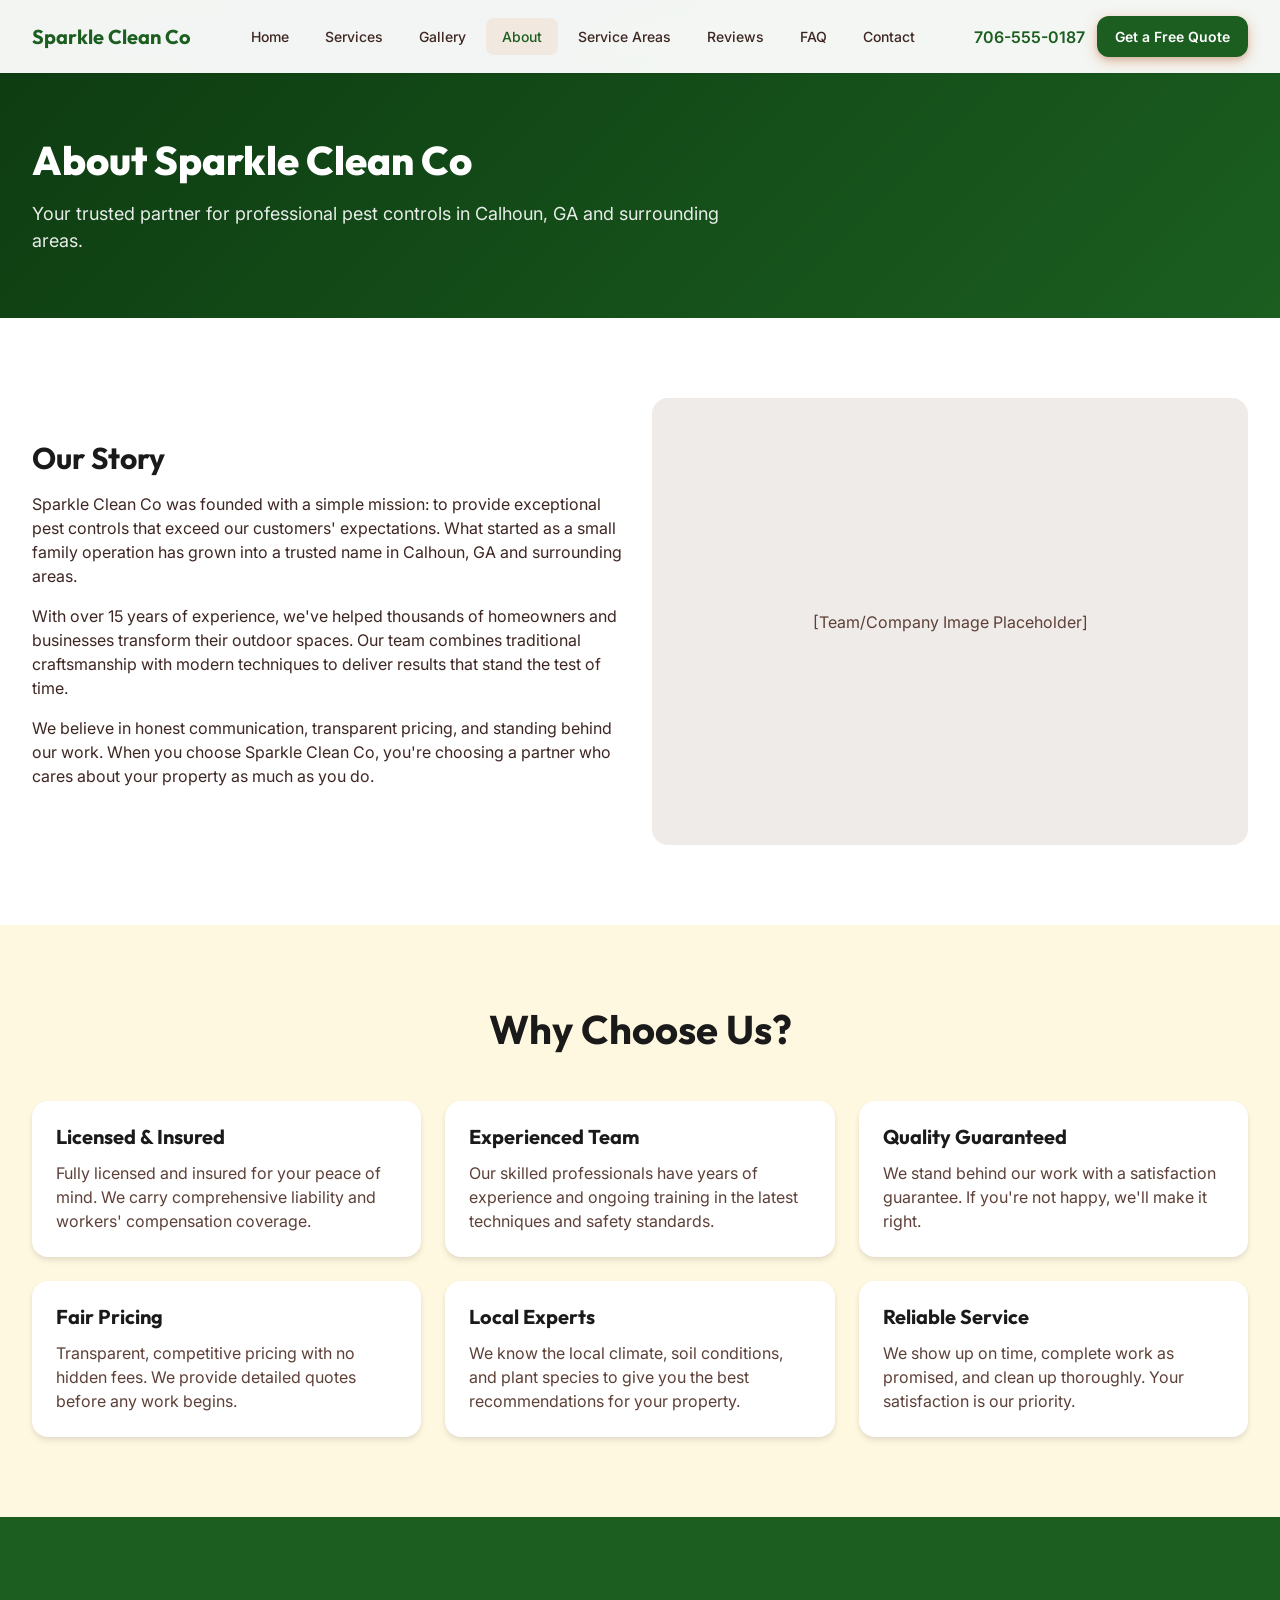
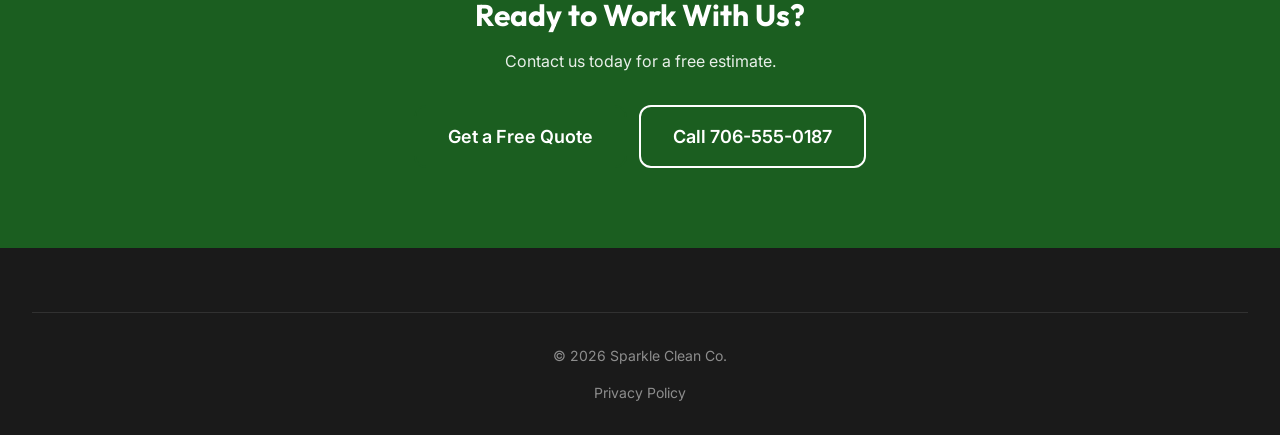
<file: about.html>
<!DOCTYPE html>
<html lang="en">

<head>
    <meta charset="UTF-8">
    <meta name="viewport" content="width=device-width, initial-scale=1.0">
    <meta name="description"
        content="About Sparkle Clean Co - Professional pest controls in Calhoun, GA and surrounding areas. Learn about our team and commitment to quality.">
    <title>About Us | Sparkle Clean Co</title>
    <link rel="icon" type="image/x-icon" href="assets/images/favicon.ico">
    <link rel="preconnect" href="https://fonts.googleapis.com">
    <link rel="preconnect" href="https://fonts.gstatic.com" crossorigin>
    <link
        href="https://fonts.googleapis.com/css2?family=Inter:wght@400;500;600;700&family=Outfit:wght@600;700;800&display=swap"
        rel="stylesheet">
    <link rel="stylesheet" href="assets/css/styles.css">
</head>

<body>
    <header class="header">
        <div class="container">
            <div class="header__inner">
                <a href="index.html" class="header__logo">Sparkle Clean Co</a>
                <nav class="nav">
                    <ul class="nav__list">
                        <li><a href="index.html" class="nav__link">Home</a></li>
                        <li><a href="services/index.html" class="nav__link">Services</a></li>
                        <li><a href="gallery.html" class="nav__link">Gallery</a></li>
                        <li><a href="about.html" class="nav__link active">About</a></li>
                        <li><a href="service-areas.html" class="nav__link">Service Areas</a></li>
                        <li><a href="reviews.html" class="nav__link">Reviews</a></li>
                        <li><a href="faq.html" class="nav__link">FAQ</a></li>
                        <li><a href="contact.html" class="nav__link">Contact</a></li>
                    </ul>
                </nav>
                <div class="header__actions">
                    <a href="tel:706-555-0187" class="header__phone">706-555-0187</a>
                    <a href="booking.html" class="btn btn--primary btn--sm">Get a Free Quote</a>
                </div>
                <button class="menu-toggle" aria-label="Toggle menu"><span class="menu-toggle__bar"></span><span
                        class="menu-toggle__bar"></span><span class="menu-toggle__bar"></span></button>
            </div>
        </div>
    </header>

    <nav class="mobile-nav" aria-hidden="true">
        <ul class="mobile-nav__list">
            <li><a href="index.html" class="mobile-nav__link">Home</a></li>
            <li><a href="services/index.html" class="mobile-nav__link">Services</a></li>
            <li><a href="gallery.html" class="mobile-nav__link">Gallery</a></li>
            <li><a href="about.html" class="mobile-nav__link active">About</a></li>
            <li><a href="contact.html" class="mobile-nav__link">Contact</a></li>
        </ul>
        <div class="mobile-nav__cta">
            <a href="tel:706-555-0187" class="mobile-nav__phone">📞 706-555-0187</a>
            <a href="booking.html" class="btn btn--primary btn--full">Get a Free Quote</a>
        </div>
    </nav>

    <main>
        <section class="service-hero">
            <div class="container">
                <div class="service-hero__content">
                    <h1 class="service-hero__title">About Sparkle Clean Co</h1>
                    <p class="service-hero__text">Your trusted partner for professional pest controls in
                        Calhoun, GA and surrounding areas.</p>
                </div>
            </div>
        </section>

        <section class="section">
            <div class="container">
                <div class="grid grid--2" style="align-items: center;">
                    <div>
                        <h2>Our Story</h2>
                        <p style="margin: 1rem 0;">Sparkle Clean Co was founded with a simple mission: to provide
                            exceptional pest controls that exceed our customers' expectations. What
                            started as a small family operation has grown into a trusted name in Calhoun, GA and surrounding areas.</p>
                        <p style="margin: 1rem 0;">With over 15 years of experience, we've helped thousands of
                            homeowners and businesses transform their outdoor spaces. Our team combines traditional
                            craftsmanship with modern techniques to deliver results that stand the test of time.</p>
                        <p style="margin: 1rem 0;">We believe in honest communication, transparent pricing, and standing
                            behind our work. When you choose Sparkle Clean Co, you're choosing a partner who cares
                            about your property as much as you do.</p>
                    </div>
                    <div
                        style="background: var(--color-light-gray); border-radius: var(--radius-xl); aspect-ratio: 4/3; display: flex; align-items: center; justify-content: center; color: var(--color-medium-gray);">
                        [Team/Company Image Placeholder]
                    </div>
                </div>
            </div>
        </section>

        <section class="section section--light">
            <div class="container">
                <div class="section-header">
                    <h2 class="section-header__title">Why Choose Us?</h2>
                </div>
                <div class="grid grid--3">
                    <div class="card">
                        <h3 class="card__title">Licensed & Insured</h3>
                        <p class="card__text">Fully licensed and insured for your peace of mind. We carry comprehensive
                            liability and workers' compensation coverage.</p>
                    </div>
                    <div class="card">
                        <h3 class="card__title">Experienced Team</h3>
                        <p class="card__text">Our skilled professionals have years of experience and ongoing training in
                            the latest techniques and safety standards.</p>
                    </div>
                    <div class="card">
                        <h3 class="card__title">Quality Guaranteed</h3>
                        <p class="card__text">We stand behind our work with a satisfaction guarantee. If you're not
                            happy, we'll make it right.</p>
                    </div>
                    <div class="card">
                        <h3 class="card__title">Fair Pricing</h3>
                        <p class="card__text">Transparent, competitive pricing with no hidden fees. We provide detailed
                            quotes before any work begins.</p>
                    </div>
                    <div class="card">
                        <h3 class="card__title">Local Experts</h3>
                        <p class="card__text">We know the local climate, soil conditions, and plant species to give you
                            the best recommendations for your property.</p>
                    </div>
                    <div class="card">
                        <h3 class="card__title">Reliable Service</h3>
                        <p class="card__text">We show up on time, complete work as promised, and clean up thoroughly.
                            Your satisfaction is our priority.</p>
                    </div>
                </div>
            </div>
        </section>

        <section class="section section--primary">
            <div class="container text-center">
                <h2 style="color: white;">Ready to Work With Us?</h2>
                <p style="color: rgba(255,255,255,0.9); margin: 1rem auto 2rem;">Contact us today for a free estimate.
                </p>
                <div class="btn-group" style="justify-content: center;">
                    <a href="booking.html" class="btn btn--accent btn--lg">Get a Free Quote</a>
                    <a href="tel:706-555-0187" class="btn btn--outline btn--lg">Call 706-555-0187</a>
                </div>
            </div>
        </section>
    </main>

    <footer class="footer">
        <div class="container">
            <div class="footer__bottom">
                <p class="footer__copyright">&copy; <span data-year></span> Sparkle Clean Co.</p>
                <div class="footer__legal"><a href="privacy.html" class="footer__legal-link">Privacy Policy</a></div>
            </div>
        </div>
    </footer>

    <div class="mobile-cta-bar">
        <a href="tel:706-555-0187" class="mobile-cta-bar__btn mobile-cta-bar__btn--call">Call</a>
        <a href="sms:706-555-0187" class="mobile-cta-bar__btn mobile-cta-bar__btn--text">Text</a>
        <a href="booking.html" class="mobile-cta-bar__btn mobile-cta-bar__btn--book">Book</a>
    </div>

    <script src="assets/js/main.js"></script>
</body>

</html>
</file>
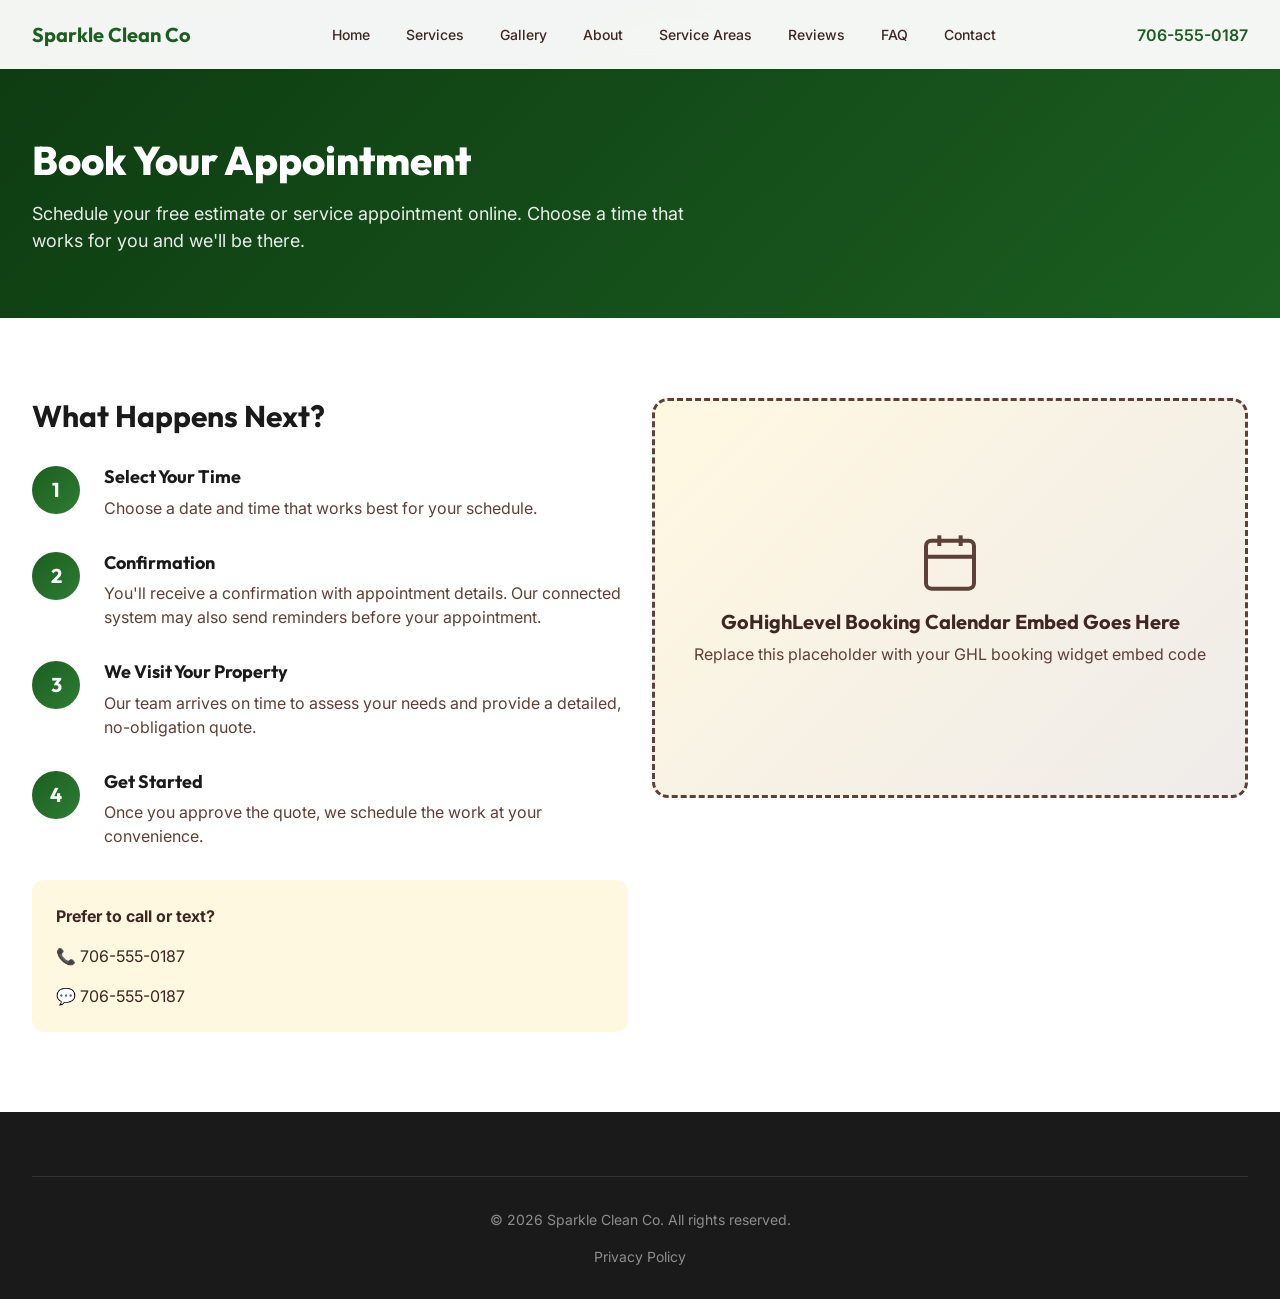
<file: booking.html>
<!DOCTYPE html>
<html lang="en">

<head>
    <meta charset="UTF-8">
    <meta name="viewport" content="width=device-width, initial-scale=1.0">
    <meta name="description"
        content="Book your pest control appointment with Sparkle Clean Co. Easy online scheduling. Serving Calhoun, GA and surrounding areas.">
    <title>Book an Appointment | Sparkle Clean Co</title>
    <link rel="icon" type="image/x-icon" href="assets/images/favicon.ico">
    <link rel="preconnect" href="https://fonts.googleapis.com">
    <link rel="preconnect" href="https://fonts.gstatic.com" crossorigin>
    <link
        href="https://fonts.googleapis.com/css2?family=Inter:wght@400;500;600;700&family=Outfit:wght@600;700;800&display=swap"
        rel="stylesheet">
    <link rel="stylesheet" href="assets/css/styles.css">
</head>

<body>
    <header class="header">
        <div class="container">
            <div class="header__inner">
                <a href="index.html" class="header__logo">Sparkle Clean Co</a>
                <nav class="nav">
                    <ul class="nav__list">
                        <li><a href="index.html" class="nav__link">Home</a></li>
                        <li><a href="services/index.html" class="nav__link">Services</a></li>
                        <li><a href="gallery.html" class="nav__link">Gallery</a></li>
                        <li><a href="about.html" class="nav__link">About</a></li>
                        <li><a href="service-areas.html" class="nav__link">Service Areas</a></li>
                        <li><a href="reviews.html" class="nav__link">Reviews</a></li>
                        <li><a href="faq.html" class="nav__link">FAQ</a></li>
                        <li><a href="contact.html" class="nav__link">Contact</a></li>
                    </ul>
                </nav>
                <div class="header__actions">
                    <a href="tel:706-555-0187" class="header__phone">706-555-0187</a>
                </div>
                <button class="menu-toggle" aria-label="Toggle menu"><span class="menu-toggle__bar"></span><span
                        class="menu-toggle__bar"></span><span class="menu-toggle__bar"></span></button>
            </div>
        </div>
    </header>

    <nav class="mobile-nav" aria-hidden="true">
        <ul class="mobile-nav__list">
            <li><a href="index.html" class="mobile-nav__link">Home</a></li>
            <li><a href="services/index.html" class="mobile-nav__link">Services</a></li>
            <li><a href="gallery.html" class="mobile-nav__link">Gallery</a></li>
            <li><a href="about.html" class="mobile-nav__link">About</a></li>
            <li><a href="contact.html" class="mobile-nav__link">Contact</a></li>
        </ul>
        <div class="mobile-nav__cta">
            <a href="tel:706-555-0187" class="mobile-nav__phone">📞 706-555-0187</a>
        </div>
    </nav>

    <main>
        <section class="service-hero">
            <div class="container">
                <div class="service-hero__content">
                    <h1 class="service-hero__title">Book Your Appointment</h1>
                    <p class="service-hero__text">Schedule your free estimate or service appointment online. Choose a
                        time that works for you and we'll be there.</p>
                </div>
            </div>
        </section>

        <section class="section">
            <div class="container">
                <div class="grid grid--2" style="align-items: start;">
                    <div>
                        <h2>What Happens Next?</h2>
                        <div class="process-steps" style="margin-top: 2rem;">
                            <div class="process-step">
                                <div class="process-step__number">1</div>
                                <div class="process-step__content">
                                    <h3 class="process-step__title">Select Your Time</h3>
                                    <p class="process-step__text">Choose a date and time that works best for your
                                        schedule.</p>
                                </div>
                            </div>
                            <div class="process-step">
                                <div class="process-step__number">2</div>
                                <div class="process-step__content">
                                    <h3 class="process-step__title">Confirmation</h3>
                                    <p class="process-step__text">You'll receive a confirmation with appointment
                                        details. Our connected system may also send reminders before your appointment.
                                    </p>
                                </div>
                            </div>
                            <div class="process-step">
                                <div class="process-step__number">3</div>
                                <div class="process-step__content">
                                    <h3 class="process-step__title">We Visit Your Property</h3>
                                    <p class="process-step__text">Our team arrives on time to assess your needs and
                                        provide a detailed, no-obligation quote.</p>
                                </div>
                            </div>
                            <div class="process-step">
                                <div class="process-step__number">4</div>
                                <div class="process-step__content">
                                    <h3 class="process-step__title">Get Started</h3>
                                    <p class="process-step__text">Once you approve the quote, we schedule the work at
                                        your convenience.</p>
                                </div>
                            </div>
                        </div>

                        <div
                            style="margin-top: 2rem; padding: 1.5rem; background: var(--color-off-white); border-radius: var(--radius-lg);">
                            <p><strong>Prefer to call or text?</strong></p>
                            <p style="margin-top: 0.5rem;">📞 <a href="tel:706-555-0187">706-555-0187</a></p>
                            <p>💬 <a href="sms:706-555-0187">706-555-0187</a></p>
                        </div>
                    </div>

                    <div>
                        <!-- BOOKING_WIDGET_EMBED -->
                        <div class="ghl-embed-placeholder">
                            <svg class="ghl-embed-placeholder__icon" viewBox="0 0 24 24" fill="none"
                                stroke="currentColor" stroke-width="1.5">
                                <rect x="3" y="4" width="18" height="18" rx="2" ry="2" />
                                <line x1="16" y1="2" x2="16" y2="6" />
                                <line x1="8" y1="2" x2="8" y2="6" />
                                <line x1="3" y1="10" x2="21" y2="10" />
                            </svg>
                            <h3 class="ghl-embed-placeholder__title">GoHighLevel Booking Calendar Embed Goes Here</h3>
                            <p class="ghl-embed-placeholder__text">Replace this placeholder with your GHL booking widget
                                embed code</p>
                        </div>
                        <!-- END BOOKING_WIDGET_EMBED -->
                    </div>
                </div>
            </div>
        </section>
    </main>

    <footer class="footer">
        <div class="container">
            <div class="footer__bottom">
                <p class="footer__copyright">&copy; <span data-year></span> Sparkle Clean Co. All rights reserved.</p>
                <div class="footer__legal"><a href="privacy.html" class="footer__legal-link">Privacy Policy</a></div>
            </div>
        </div>
    </footer>

    <div class="mobile-cta-bar">
        <a href="tel:706-555-0187" class="mobile-cta-bar__btn mobile-cta-bar__btn--call">Call</a>
        <a href="sms:706-555-0187" class="mobile-cta-bar__btn mobile-cta-bar__btn--text">Text</a>
        <a href="contact.html" class="mobile-cta-bar__btn mobile-cta-bar__btn--book">Contact</a>
    </div>

    <script src="assets/js/main.js"></script>
</body>

</html>
</file>
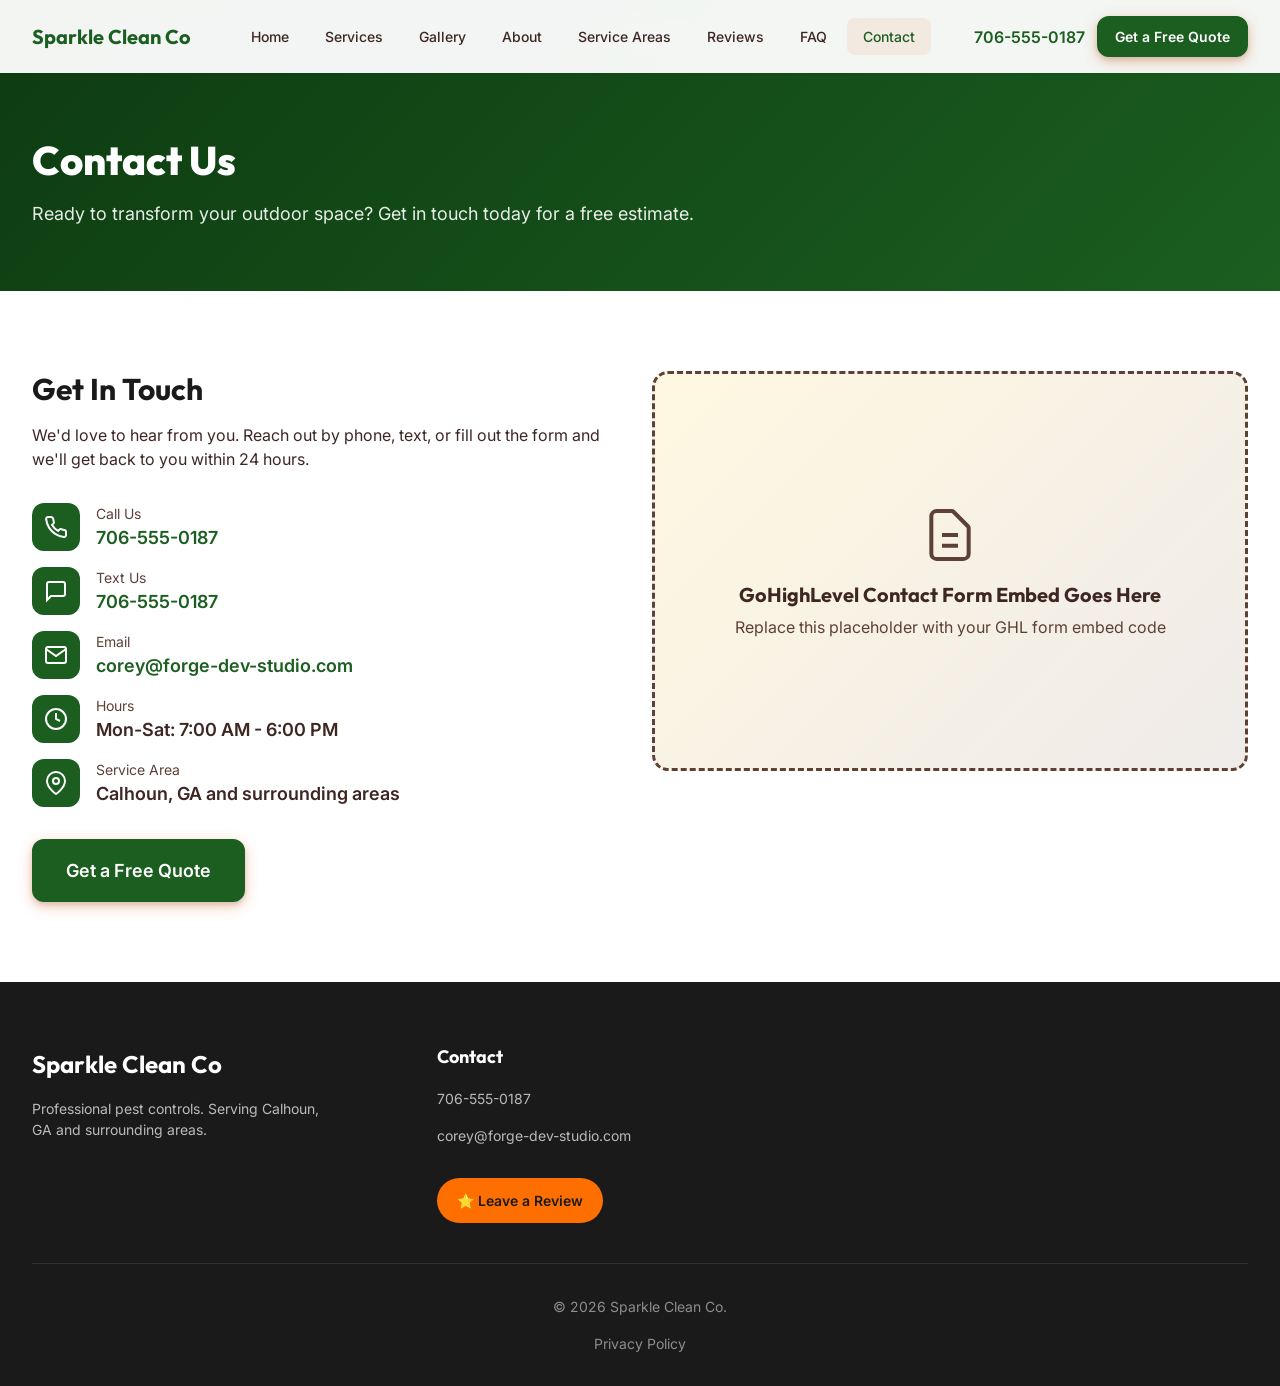
<file: contact.html>
<!DOCTYPE html>
<html lang="en">

<head>
    <meta charset="UTF-8">
    <meta name="viewport" content="width=device-width, initial-scale=1.0">
    <meta name="description"
        content="Contact Sparkle Clean Co for pest controls in Calhoun, GA and surrounding areas. Call 706-555-0187 or fill out our form.">
    <title>Contact Us | Sparkle Clean Co</title>
    <link rel="icon" type="image/x-icon" href="assets/images/favicon.ico">
    <link rel="preconnect" href="https://fonts.googleapis.com">
    <link rel="preconnect" href="https://fonts.gstatic.com" crossorigin>
    <link
        href="https://fonts.googleapis.com/css2?family=Inter:wght@400;500;600;700&family=Outfit:wght@600;700;800&display=swap"
        rel="stylesheet">
    <link rel="stylesheet" href="assets/css/styles.css">
</head>

<body>
    <header class="header">
        <div class="container">
            <div class="header__inner">
                <a href="index.html" class="header__logo">Sparkle Clean Co</a>
                <nav class="nav">
                    <ul class="nav__list">
                        <li><a href="index.html" class="nav__link">Home</a></li>
                        <li><a href="services/index.html" class="nav__link">Services</a></li>
                        <li><a href="gallery.html" class="nav__link">Gallery</a></li>
                        <li><a href="about.html" class="nav__link">About</a></li>
                        <li><a href="service-areas.html" class="nav__link">Service Areas</a></li>
                        <li><a href="reviews.html" class="nav__link">Reviews</a></li>
                        <li><a href="faq.html" class="nav__link">FAQ</a></li>
                        <li><a href="contact.html" class="nav__link active">Contact</a></li>
                    </ul>
                </nav>
                <div class="header__actions">
                    <a href="tel:706-555-0187" class="header__phone">706-555-0187</a>
                    <a href="booking.html" class="btn btn--primary btn--sm">Get a Free Quote</a>
                </div>
                <button class="menu-toggle" aria-label="Toggle menu"><span class="menu-toggle__bar"></span><span
                        class="menu-toggle__bar"></span><span class="menu-toggle__bar"></span></button>
            </div>
        </div>
    </header>

    <nav class="mobile-nav" aria-hidden="true">
        <ul class="mobile-nav__list">
            <li><a href="index.html" class="mobile-nav__link">Home</a></li>
            <li><a href="services/index.html" class="mobile-nav__link">Services</a></li>
            <li><a href="gallery.html" class="mobile-nav__link">Gallery</a></li>
            <li><a href="about.html" class="mobile-nav__link">About</a></li>
            <li><a href="contact.html" class="mobile-nav__link active">Contact</a></li>
        </ul>
        <div class="mobile-nav__cta">
            <a href="tel:706-555-0187" class="mobile-nav__phone">📞 706-555-0187</a>
            <a href="booking.html" class="btn btn--primary btn--full">Get a Free Quote</a>
        </div>
    </nav>

    <main>
        <section class="service-hero">
            <div class="container">
                <div class="service-hero__content">
                    <h1 class="service-hero__title">Contact Us</h1>
                    <p class="service-hero__text">Ready to transform your outdoor space? Get in touch today for a free
                        estimate.</p>
                </div>
            </div>
        </section>

        <section class="section">
            <div class="container">
                <div class="grid grid--2" style="align-items: start;">
                    <div>
                        <h2>Get In Touch</h2>
                        <p style="margin: 1rem 0 2rem;">We'd love to hear from you. Reach out by phone, text, or fill
                            out the form and we'll get back to you within 24 hours.</p>

                        <div class="contact-info">
                            <div class="contact-info__item">
                                <div class="contact-info__icon">
                                    <svg viewBox="0 0 24 24" fill="none" stroke="currentColor" stroke-width="2">
                                        <path
                                            d="M22 16.92v3a2 2 0 0 1-2.18 2 19.79 19.79 0 0 1-8.63-3.07 19.5 19.5 0 0 1-6-6 19.79 19.79 0 0 1-3.07-8.67A2 2 0 0 1 4.11 2h3a2 2 0 0 1 2 1.72c.127.96.361 1.903.7 2.81a2 2 0 0 1-.45 2.11L8.09 9.91a16 16 0 0 0 6 6l1.27-1.27a2 2 0 0 1 2.11-.45c.907.339 1.85.573 2.81.7A2 2 0 0 1 22 16.92z" />
                                    </svg>
                                </div>
                                <div>
                                    <div class="contact-info__label">Call Us</div>
                                    <a href="tel:706-555-0187" class="contact-info__value contact-info__link">706-555-0187</a>
                                </div>
                            </div>
                            <div class="contact-info__item">
                                <div class="contact-info__icon">
                                    <svg viewBox="0 0 24 24" fill="none" stroke="currentColor" stroke-width="2">
                                        <path d="M21 15a2 2 0 0 1-2 2H7l-4 4V5a2 2 0 0 1 2-2h14a2 2 0 0 1 2 2z" />
                                    </svg>
                                </div>
                                <div>
                                    <div class="contact-info__label">Text Us</div>
                                    <a href="sms:706-555-0187"
                                        class="contact-info__value contact-info__link">706-555-0187</a>
                                </div>
                            </div>
                            <div class="contact-info__item">
                                <div class="contact-info__icon">
                                    <svg viewBox="0 0 24 24" fill="none" stroke="currentColor" stroke-width="2">
                                        <path
                                            d="M4 4h16c1.1 0 2 .9 2 2v12c0 1.1-.9 2-2 2H4c-1.1 0-2-.9-2-2V6c0-1.1.9-2 2-2z" />
                                        <polyline points="22,6 12,13 2,6" />
                                    </svg>
                                </div>
                                <div>
                                    <div class="contact-info__label">Email</div>
                                    <a href="mailto:corey@forge-dev-studio.com"
                                        class="contact-info__value contact-info__link">corey@forge-dev-studio.com</a>
                                </div>
                            </div>
                            <div class="contact-info__item">
                                <div class="contact-info__icon">
                                    <svg viewBox="0 0 24 24" fill="none" stroke="currentColor" stroke-width="2">
                                        <circle cx="12" cy="12" r="10" />
                                        <polyline points="12 6 12 12 16 14" />
                                    </svg>
                                </div>
                                <div>
                                    <div class="contact-info__label">Hours</div>
                                    <div class="contact-info__value">Mon-Sat: 7:00 AM - 6:00 PM</div>
                                </div>
                            </div>
                            <div class="contact-info__item">
                                <div class="contact-info__icon">
                                    <svg viewBox="0 0 24 24" fill="none" stroke="currentColor" stroke-width="2">
                                        <path d="M21 10c0 7-9 13-9 13s-9-6-9-13a9 9 0 0 1 18 0z" />
                                        <circle cx="12" cy="10" r="3" />
                                    </svg>
                                </div>
                                <div>
                                    <div class="contact-info__label">Service Area</div>
                                    <div class="contact-info__value">Calhoun, GA and surrounding areas</div>
                                </div>
                            </div>
                        </div>

                        <div style="margin-top: 2rem;">
                            <a href="booking.html" class="btn btn--primary btn--lg">Get a Free Quote</a>
                        </div>
                    </div>

                    <div>
                        <!-- CONTACT_FORM_EMBED -->
                        <div class="ghl-embed-placeholder">
                            <svg class="ghl-embed-placeholder__icon" viewBox="0 0 24 24" fill="none"
                                stroke="currentColor" stroke-width="1.5">
                                <path
                                    d="M9 12h6m-6 4h6m2 5H7a2 2 0 01-2-2V5a2 2 0 012-2h5.586a1 1 0 01.707.293l5.414 5.414a1 1 0 01.293.707V19a2 2 0 01-2 2z" />
                            </svg>
                            <h3 class="ghl-embed-placeholder__title">GoHighLevel Contact Form Embed Goes Here</h3>
                            <p class="ghl-embed-placeholder__text">Replace this placeholder with your GHL form embed
                                code</p>
                        </div>
                        <!-- END CONTACT_FORM_EMBED -->
                    </div>
                </div>
            </div>
        </section>
    </main>

    <footer class="footer">
        <div class="container">
            <div class="footer__grid">
                <div class="footer__brand">
                    <div class="footer__logo">Sparkle Clean Co</div>
                    <p class="footer__text">Professional pest controls. Serving Calhoun, GA and surrounding areas.</p>
                </div>
                <div>
                    <h4 class="footer__column-title">Contact</h4>
                    <div class="footer__contact-item"><a href="tel:706-555-0187">706-555-0187</a></div>
                    <div class="footer__contact-item"><a href="mailto:corey@forge-dev-studio.com">corey@forge-dev-studio.com</a></div>
                    <a href="#" class="footer__review-btn" target="_blank">⭐ Leave a Review</a>
                </div>
            </div>
            <div class="footer__bottom">
                <p class="footer__copyright">&copy; <span data-year></span> Sparkle Clean Co.</p>
                <div class="footer__legal"><a href="privacy.html" class="footer__legal-link">Privacy Policy</a></div>
            </div>
        </div>
    </footer>

    <div class="mobile-cta-bar">
        <a href="tel:706-555-0187" class="mobile-cta-bar__btn mobile-cta-bar__btn--call">Call</a>
        <a href="sms:706-555-0187" class="mobile-cta-bar__btn mobile-cta-bar__btn--text">Text</a>
        <a href="booking.html" class="mobile-cta-bar__btn mobile-cta-bar__btn--book">Book</a>
    </div>

    <script src="assets/js/main.js"></script>
</body>

</html>
</file>
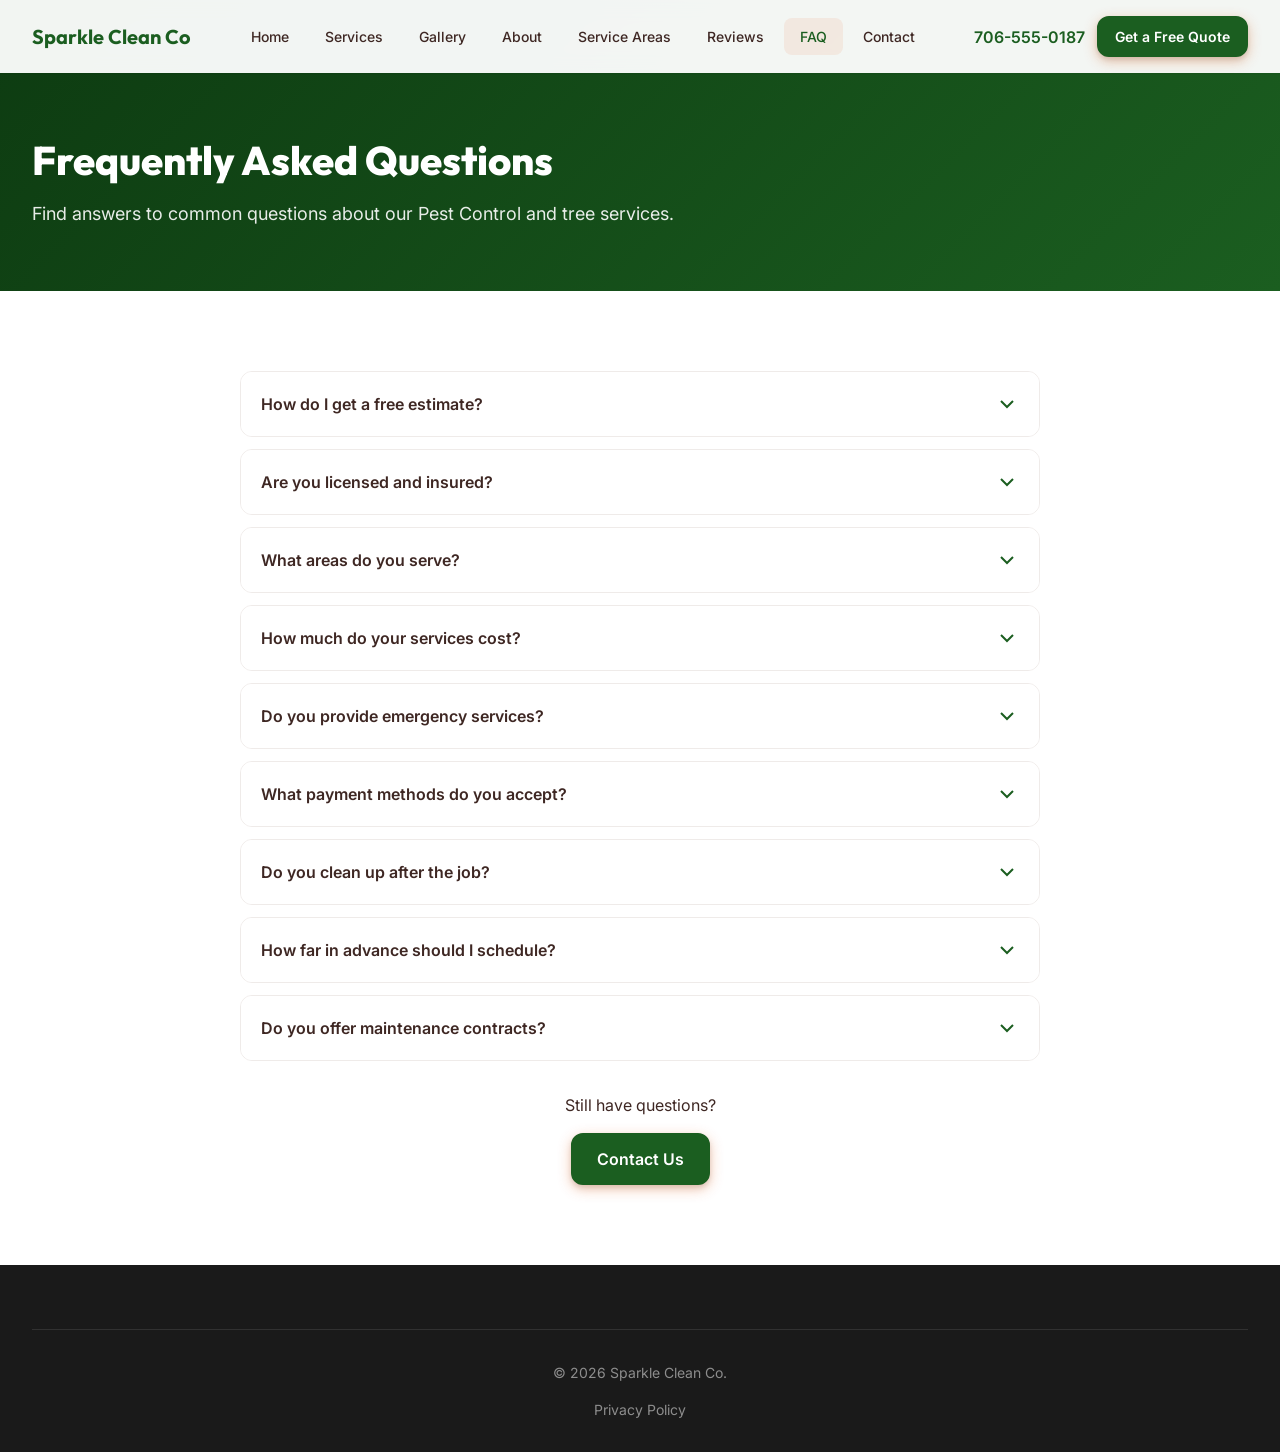
<file: faq.html>
<!DOCTYPE html>
<html lang="en">

<head>
    <meta charset="UTF-8">
    <meta name="viewport" content="width=device-width, initial-scale=1.0">
    <meta name="description"
        content="Frequently asked questions about Sparkle Clean Co pest controls in Calhoun, GA and surrounding areas.">
    <title>FAQ | Sparkle Clean Co</title>
    <link rel="icon" type="image/x-icon" href="assets/images/favicon.ico">
    <link rel="preconnect" href="https://fonts.googleapis.com">
    <link rel="preconnect" href="https://fonts.gstatic.com" crossorigin>
    <link
        href="https://fonts.googleapis.com/css2?family=Inter:wght@400;500;600;700&family=Outfit:wght@600;700;800&display=swap"
        rel="stylesheet">
    <link rel="stylesheet" href="assets/css/styles.css">
</head>

<body>
    <header class="header">
        <div class="container">
            <div class="header__inner">
                <a href="index.html" class="header__logo">Sparkle Clean Co</a>
                <nav class="nav">
                    <ul class="nav__list">
                        <li><a href="index.html" class="nav__link">Home</a></li>
                        <li><a href="services/index.html" class="nav__link">Services</a></li>
                        <li><a href="gallery.html" class="nav__link">Gallery</a></li>
                        <li><a href="about.html" class="nav__link">About</a></li>
                        <li><a href="service-areas.html" class="nav__link">Service Areas</a></li>
                        <li><a href="reviews.html" class="nav__link">Reviews</a></li>
                        <li><a href="faq.html" class="nav__link active">FAQ</a></li>
                        <li><a href="contact.html" class="nav__link">Contact</a></li>
                    </ul>
                </nav>
                <div class="header__actions">
                    <a href="tel:706-555-0187" class="header__phone">706-555-0187</a>
                    <a href="booking.html" class="btn btn--primary btn--sm">Get a Free Quote</a>
                </div>
                <button class="menu-toggle" aria-label="Toggle menu"><span class="menu-toggle__bar"></span><span
                        class="menu-toggle__bar"></span><span class="menu-toggle__bar"></span></button>
            </div>
        </div>
    </header>

    <nav class="mobile-nav" aria-hidden="true">
        <ul class="mobile-nav__list">
            <li><a href="index.html" class="mobile-nav__link">Home</a></li>
            <li><a href="services/index.html" class="mobile-nav__link">Services</a></li>
            <li><a href="about.html" class="mobile-nav__link">About</a></li>
            <li><a href="faq.html" class="mobile-nav__link active">FAQ</a></li>
            <li><a href="contact.html" class="mobile-nav__link">Contact</a></li>
        </ul>
        <div class="mobile-nav__cta">
            <a href="tel:706-555-0187" class="mobile-nav__phone">📞 706-555-0187</a>
            <a href="booking.html" class="btn btn--primary btn--full">Get a Free Quote</a>
        </div>
    </nav>

    <main>
        <section class="service-hero">
            <div class="container">
                <div class="service-hero__content">
                    <h1 class="service-hero__title">Frequently Asked Questions</h1>
                    <p class="service-hero__text">Find answers to common questions about our Pest Control and tree
                        services.</p>
                </div>
            </div>
        </section>

        <section class="section">
            <div class="container">
                <div class="faq-list" style="max-width: 800px; margin: 0 auto;">
                    <div class="faq-item">
                        <button class="faq-item__question">How do I get a free estimate?<svg class="faq-item__icon"
                                viewBox="0 0 24 24" fill="none" stroke="currentColor" stroke-width="2">
                                <path d="M6 9l6 6 6-6" />
                            </svg></button>
                        <div class="faq-item__answer">
                            <div class="faq-item__answer-inner">
                                <p>Call us at <a href="tel:706-555-0187">706-555-0187</a>, text us at <a
                                        href="sms:706-555-0187">706-555-0187</a>, or use our <a
                                        href="booking.html">online booking form</a>. We'll schedule a convenient time to
                                    visit your property.</p>
                            </div>
                        </div>
                    </div>

                    <div class="faq-item">
                        <button class="faq-item__question">Are you licensed and insured?<svg class="faq-item__icon"
                                viewBox="0 0 24 24" fill="none" stroke="currentColor" stroke-width="2">
                                <path d="M6 9l6 6 6-6" />
                            </svg></button>
                        <div class="faq-item__answer">
                            <div class="faq-item__answer-inner">
                                <p>Yes, we are fully licensed and insured with comprehensive liability and workers'
                                    compensation coverage to protect you and your property.</p>
                            </div>
                        </div>
                    </div>

                    <div class="faq-item">
                        <button class="faq-item__question">What areas do you serve?<svg class="faq-item__icon"
                                viewBox="0 0 24 24" fill="none" stroke="currentColor" stroke-width="2">
                                <path d="M6 9l6 6 6-6" />
                            </svg></button>
                        <div class="faq-item__answer">
                            <div class="faq-item__answer-inner">
                                <p>We serve Calhoun, GA and surrounding areas and surrounding areas. Visit our <a
                                        href="service-areas.html">service areas page</a> for a complete list.</p>
                            </div>
                        </div>
                    </div>

                    <div class="faq-item">
                        <button class="faq-item__question">How much do your services cost?<svg class="faq-item__icon"
                                viewBox="0 0 24 24" fill="none" stroke="currentColor" stroke-width="2">
                                <path d="M6 9l6 6 6-6" />
                            </svg></button>
                        <div class="faq-item__answer">
                            <div class="faq-item__answer-inner">
                                <p>Pricing depends on the scope of work, property size, and specific services needed. We
                                    provide free, no-obligation estimates with transparent pricing.</p>
                            </div>
                        </div>
                    </div>

                    <div class="faq-item">
                        <button class="faq-item__question">Do you provide emergency services?<svg class="faq-item__icon"
                                viewBox="0 0 24 24" fill="none" stroke="currentColor" stroke-width="2">
                                <path d="M6 9l6 6 6-6" />
                            </svg></button>
                        <div class="faq-item__answer">
                            <div class="faq-item__answer-inner">
                                <p>Yes, we offer emergency pest controls for storm damage and hazardous situations. Call
                                    us immediately at <a href="tel:706-555-0187">706-555-0187</a> for urgent assistance.</p>
                            </div>
                        </div>
                    </div>

                    <div class="faq-item">
                        <button class="faq-item__question">What payment methods do you accept?<svg
                                class="faq-item__icon" viewBox="0 0 24 24" fill="none" stroke="currentColor"
                                stroke-width="2">
                                <path d="M6 9l6 6 6-6" />
                            </svg></button>
                        <div class="faq-item__answer">
                            <div class="faq-item__answer-inner">
                                <p>We accept cash, checks, and all major credit cards. Payment is due upon completion of
                                    work unless other arrangements are made.</p>
                            </div>
                        </div>
                    </div>

                    <div class="faq-item">
                        <button class="faq-item__question">Do you clean up after the job?<svg class="faq-item__icon"
                                viewBox="0 0 24 24" fill="none" stroke="currentColor" stroke-width="2">
                                <path d="M6 9l6 6 6-6" />
                            </svg></button>
                        <div class="faq-item__answer">
                            <div class="faq-item__answer-inner">
                                <p>Absolutely. Complete cleanup is included with every job. We remove all debris and
                                    leave your property cleaner than when we arrived.</p>
                            </div>
                        </div>
                    </div>

                    <div class="faq-item">
                        <button class="faq-item__question">How far in advance should I schedule?<svg
                                class="faq-item__icon" viewBox="0 0 24 24" fill="none" stroke="currentColor"
                                stroke-width="2">
                                <path d="M6 9l6 6 6-6" />
                            </svg></button>
                        <div class="faq-item__answer">
                            <div class="faq-item__answer-inner">
                                <p>We recommend scheduling at least 1-2 weeks in advance, especially during busy
                                    seasons. Contact us to check current availability.</p>
                            </div>
                        </div>
                    </div>

                    <div class="faq-item">
                        <button class="faq-item__question">Do you offer maintenance contracts?<svg
                                class="faq-item__icon" viewBox="0 0 24 24" fill="none" stroke="currentColor"
                                stroke-width="2">
                                <path d="M6 9l6 6 6-6" />
                            </svg></button>
                        <div class="faq-item__answer">
                            <div class="faq-item__answer-inner">
                                <p>Yes, we offer weekly, bi-weekly, and monthly maintenance packages. Contact us to
                                    discuss a plan tailored to your property's needs.</p>
                            </div>
                        </div>
                    </div>
                </div>

                <div class="text-center mt-8">
                    <p style="margin-bottom: 1rem;">Still have questions?</p>
                    <a href="contact.html" class="btn btn--primary">Contact Us</a>
                </div>
            </div>
        </section>
    </main>

    <footer class="footer">
        <div class="container">
            <div class="footer__bottom">
                <p class="footer__copyright">&copy; <span data-year></span> Sparkle Clean Co.</p>
                <div class="footer__legal"><a href="privacy.html" class="footer__legal-link">Privacy Policy</a></div>
            </div>
        </div>
    </footer>

    <div class="mobile-cta-bar">
        <a href="tel:706-555-0187" class="mobile-cta-bar__btn mobile-cta-bar__btn--call">Call</a>
        <a href="sms:706-555-0187" class="mobile-cta-bar__btn mobile-cta-bar__btn--text">Text</a>
        <a href="booking.html" class="mobile-cta-bar__btn mobile-cta-bar__btn--book">Book</a>
    </div>

    <script src="assets/js/main.js"></script>
</body>

</html>
</file>
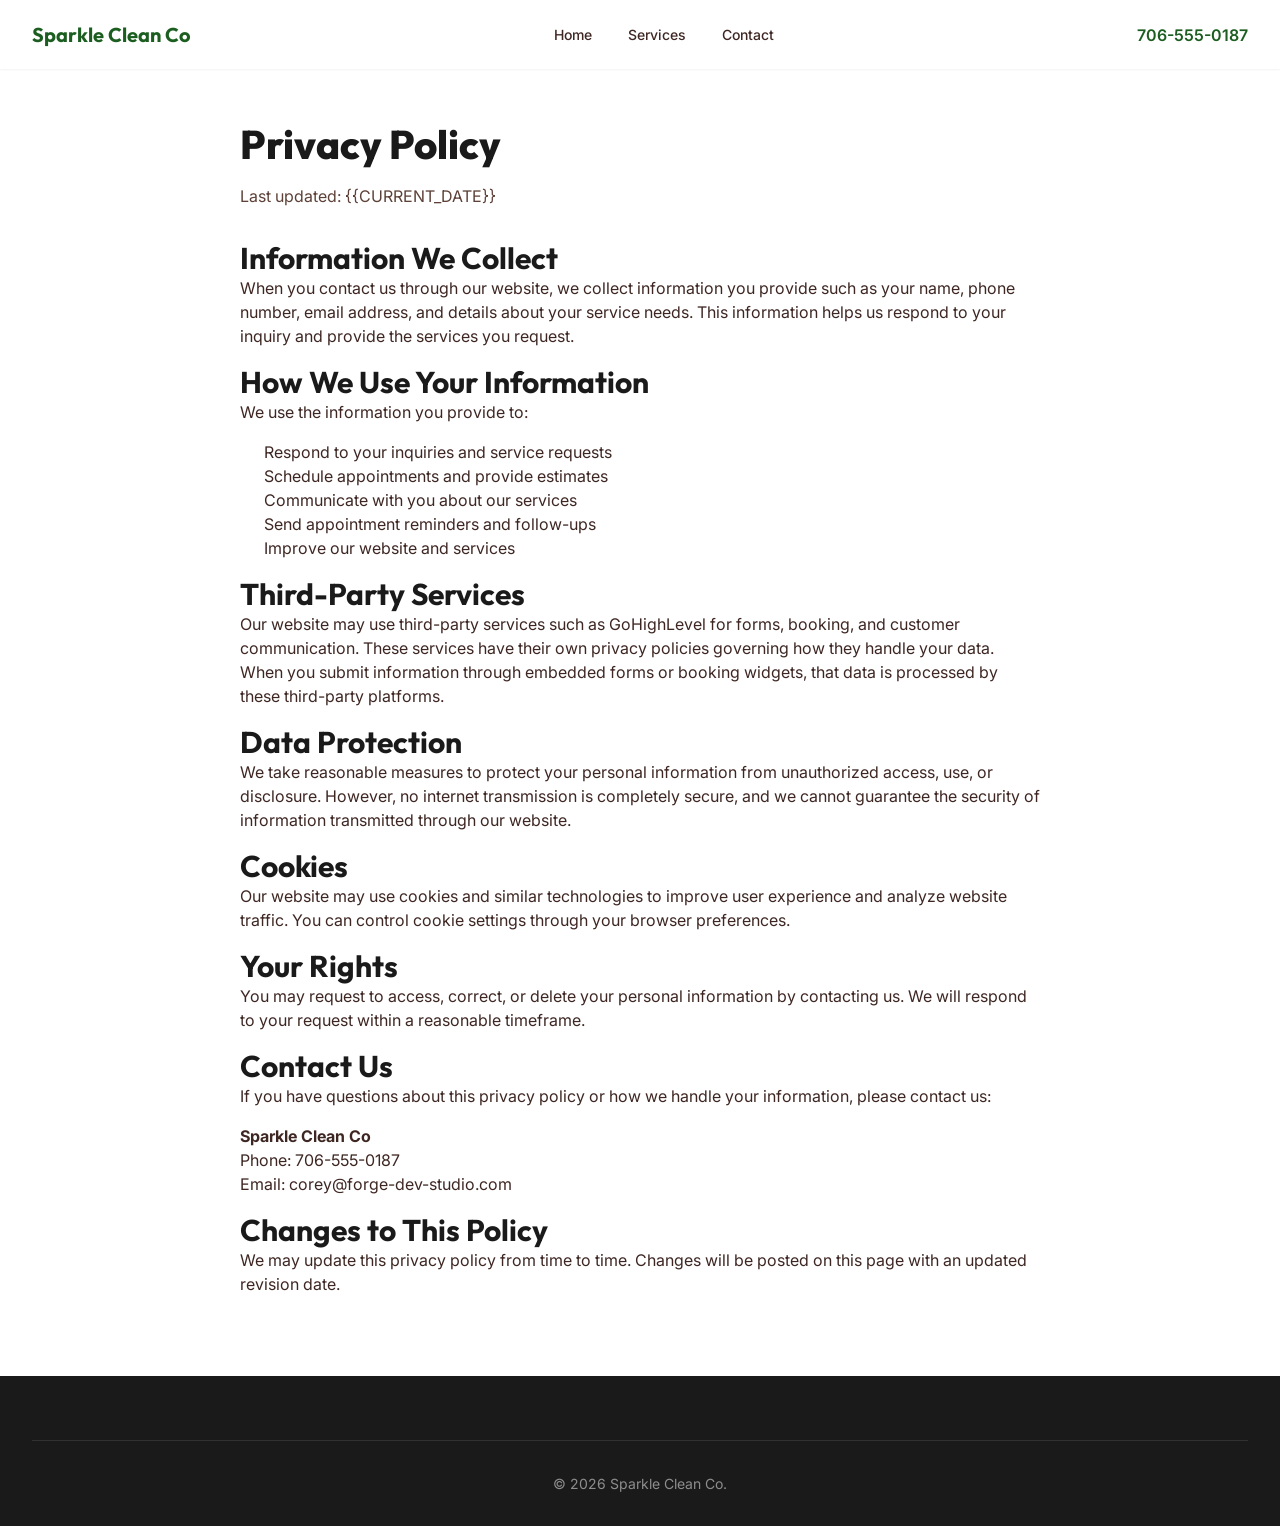
<file: privacy.html>
<!DOCTYPE html>
<html lang="en">

<head>
    <meta charset="UTF-8">
    <meta name="viewport" content="width=device-width, initial-scale=1.0">
    <meta name="description"
        content="Privacy Policy for Sparkle Clean Co. Learn how we collect, use, and protect your information.">
    <title>Privacy Policy | Sparkle Clean Co</title>
    <link rel="icon" type="image/x-icon" href="assets/images/favicon.ico">
    <link rel="preconnect" href="https://fonts.googleapis.com">
    <link rel="preconnect" href="https://fonts.gstatic.com" crossorigin>
    <link
        href="https://fonts.googleapis.com/css2?family=Inter:wght@400;500;600;700&family=Outfit:wght@600;700;800&display=swap"
        rel="stylesheet">
    <link rel="stylesheet" href="assets/css/styles.css">
</head>

<body>
    <header class="header">
        <div class="container">
            <div class="header__inner">
                <a href="index.html" class="header__logo">Sparkle Clean Co</a>
                <nav class="nav">
                    <ul class="nav__list">
                        <li><a href="index.html" class="nav__link">Home</a></li>
                        <li><a href="services/index.html" class="nav__link">Services</a></li>
                        <li><a href="contact.html" class="nav__link">Contact</a></li>
                    </ul>
                </nav>
                <div class="header__actions">
                    <a href="tel:706-555-0187" class="header__phone">706-555-0187</a>
                </div>
                <button class="menu-toggle" aria-label="Toggle menu"><span class="menu-toggle__bar"></span><span
                        class="menu-toggle__bar"></span><span class="menu-toggle__bar"></span></button>
            </div>
        </div>
    </header>

    <main>
        <section class="section" style="padding-top: calc(72px + 3rem);">
            <div class="container">
                <div style="max-width: 800px; margin: 0 auto;">
                    <h1>Privacy Policy</h1>
                    <p style="color: var(--color-medium-gray); margin: 1rem 0 2rem;">Last updated: {{CURRENT_DATE}}</p>

                    <h2>Information We Collect</h2>
                    <p>When you contact us through our website, we collect information you provide such as your name,
                        phone number, email address, and details about your service needs. This information helps us
                        respond to your inquiry and provide the services you request.</p>

                    <h2>How We Use Your Information</h2>
                    <p>We use the information you provide to:</p>
                    <ul style="margin: 1rem 0; padding-left: 1.5rem;">
                        <li>Respond to your inquiries and service requests</li>
                        <li>Schedule appointments and provide estimates</li>
                        <li>Communicate with you about our services</li>
                        <li>Send appointment reminders and follow-ups</li>
                        <li>Improve our website and services</li>
                    </ul>

                    <h2>Third-Party Services</h2>
                    <p>Our website may use third-party services such as GoHighLevel for forms, booking, and customer
                        communication. These services have their own privacy policies governing how they handle your
                        data. When you submit information through embedded forms or booking widgets, that data is
                        processed by these third-party platforms.</p>

                    <h2>Data Protection</h2>
                    <p>We take reasonable measures to protect your personal information from unauthorized access, use,
                        or disclosure. However, no internet transmission is completely secure, and we cannot guarantee
                        the security of information transmitted through our website.</p>

                    <h2>Cookies</h2>
                    <p>Our website may use cookies and similar technologies to improve user experience and analyze
                        website traffic. You can control cookie settings through your browser preferences.</p>

                    <h2>Your Rights</h2>
                    <p>You may request to access, correct, or delete your personal information by contacting us. We will
                        respond to your request within a reasonable timeframe.</p>

                    <h2>Contact Us</h2>
                    <p>If you have questions about this privacy policy or how we handle your information, please contact
                        us:</p>
                    <p style="margin-top: 1rem;">
                        <strong>Sparkle Clean Co</strong><br>
                        Phone: <a href="tel:706-555-0187">706-555-0187</a><br>
                        Email: <a href="mailto:corey@forge-dev-studio.com">corey@forge-dev-studio.com</a>
                    </p>

                    <h2>Changes to This Policy</h2>
                    <p>We may update this privacy policy from time to time. Changes will be posted on this page with an
                        updated revision date.</p>
                </div>
            </div>
        </section>
    </main>

    <footer class="footer">
        <div class="container">
            <div class="footer__bottom">
                <p class="footer__copyright">&copy; <span data-year></span> Sparkle Clean Co.</p>
            </div>
        </div>
    </footer>

    <script src="assets/js/main.js"></script>
</body>

</html>
</file>
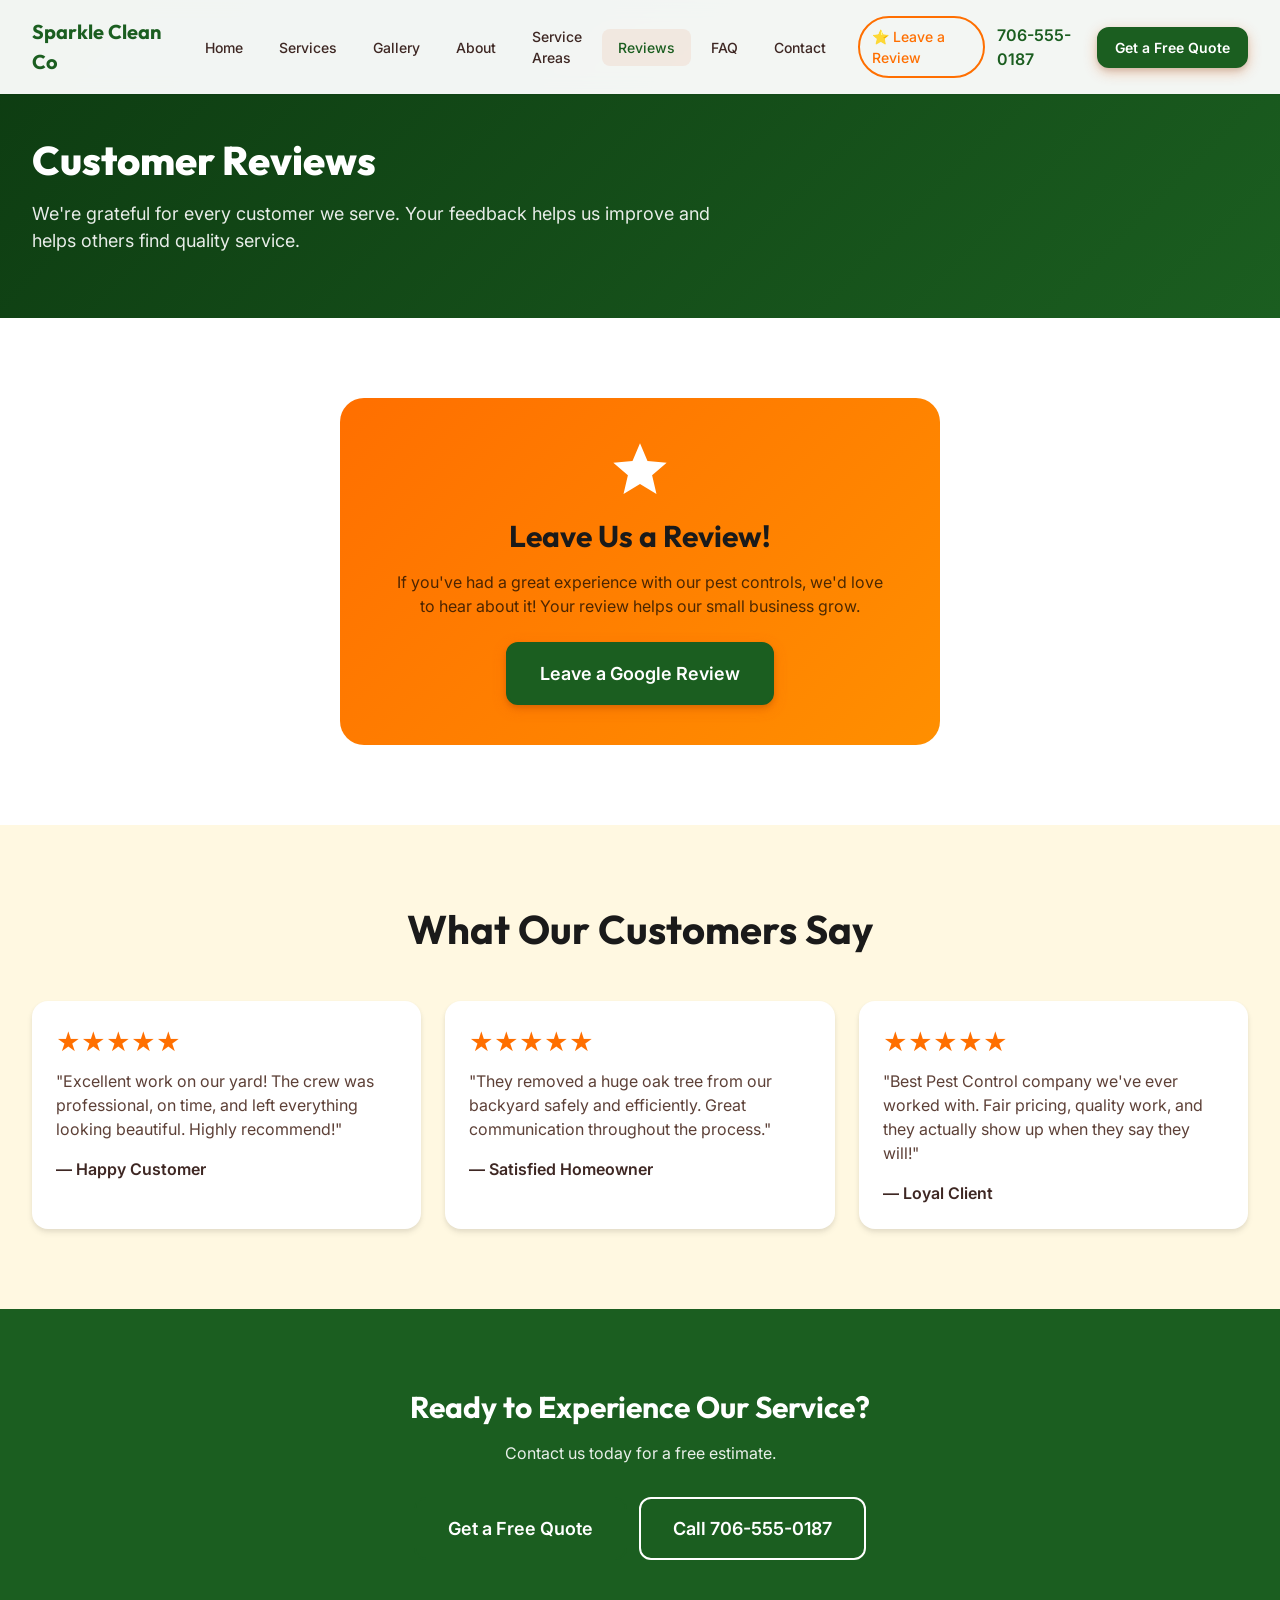
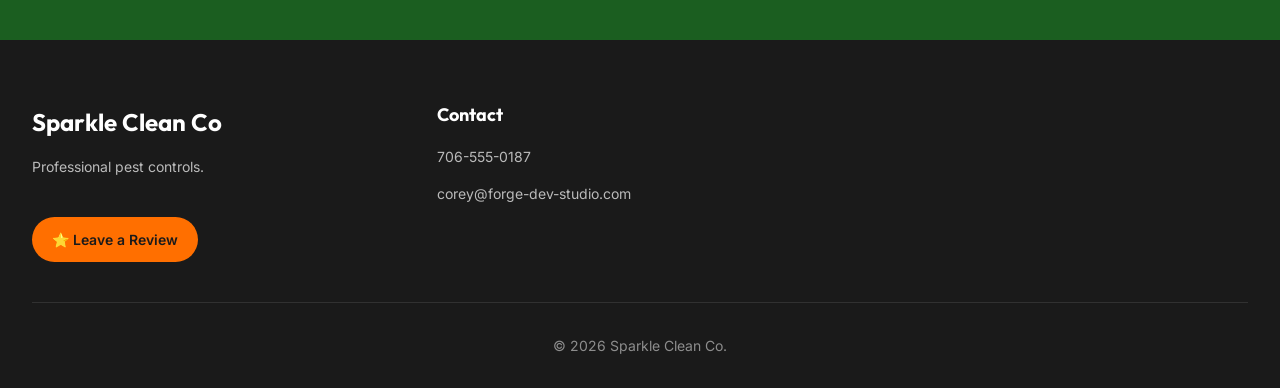
<file: reviews.html>
<!DOCTYPE html>
<html lang="en">

<head>
    <meta charset="UTF-8">
    <meta name="viewport" content="width=device-width, initial-scale=1.0">
    <meta name="description"
        content="Leave a review for Sparkle Clean Co. We value your feedback on our pest controls in Calhoun, GA and surrounding areas.">
    <title>Reviews | Sparkle Clean Co</title>
    <link rel="icon" type="image/x-icon" href="assets/images/favicon.ico">
    <link rel="preconnect" href="https://fonts.googleapis.com">
    <link rel="preconnect" href="https://fonts.gstatic.com" crossorigin>
    <link
        href="https://fonts.googleapis.com/css2?family=Inter:wght@400;500;600;700&family=Outfit:wght@600;700;800&display=swap"
        rel="stylesheet">
    <link rel="stylesheet" href="assets/css/styles.css">
</head>

<body>
    <header class="header">
        <div class="container">
            <div class="header__inner">
                <a href="index.html" class="header__logo">Sparkle Clean Co</a>
                <nav class="nav">
                    <ul class="nav__list">
                        <li><a href="index.html" class="nav__link">Home</a></li>
                        <li><a href="services/index.html" class="nav__link">Services</a></li>
                        <li><a href="gallery.html" class="nav__link">Gallery</a></li>
                        <li><a href="about.html" class="nav__link">About</a></li>
                        <li><a href="service-areas.html" class="nav__link">Service Areas</a></li>
                        <li><a href="reviews.html" class="nav__link active">Reviews</a></li>
                        <li><a href="faq.html" class="nav__link">FAQ</a></li>
                        <li><a href="contact.html" class="nav__link">Contact</a></li>
                    </ul>
                </nav>
                <div class="header__actions">
                    <a href="#" class="header__review-link" target="_blank">⭐ Leave a Review</a>
                    <a href="tel:706-555-0187" class="header__phone">706-555-0187</a>
                    <a href="booking.html" class="btn btn--primary btn--sm">Get a Free Quote</a>
                </div>
                <button class="menu-toggle" aria-label="Toggle menu"><span class="menu-toggle__bar"></span><span
                        class="menu-toggle__bar"></span><span class="menu-toggle__bar"></span></button>
            </div>
        </div>
    </header>

    <nav class="mobile-nav" aria-hidden="true">
        <ul class="mobile-nav__list">
            <li><a href="index.html" class="mobile-nav__link">Home</a></li>
            <li><a href="services/index.html" class="mobile-nav__link">Services</a></li>
            <li><a href="about.html" class="mobile-nav__link">About</a></li>
            <li><a href="reviews.html" class="mobile-nav__link active">Reviews</a></li>
            <li><a href="contact.html" class="mobile-nav__link">Contact</a></li>
        </ul>
        <div class="mobile-nav__cta">
            <a href="tel:706-555-0187" class="mobile-nav__phone">📞 706-555-0187</a>
            <a href="#" class="btn btn--accent btn--full" target="_blank">⭐ Leave a Google
                Review</a>
        </div>
    </nav>

    <main>
        <section class="service-hero">
            <div class="container">
                <div class="service-hero__content">
                    <h1 class="service-hero__title">Customer Reviews</h1>
                    <p class="service-hero__text">We're grateful for every customer we serve. Your feedback helps us
                        improve and helps others find quality service.</p>
                </div>
            </div>
        </section>

        <section class="section">
            <div class="container">
                <div class="review-cta" style="max-width: 600px; margin: 0 auto;">
                    <svg class="review-cta__icon" viewBox="0 0 24 24" fill="currentColor">
                        <path
                            d="M12 17.27L18.18 21l-1.64-7.03L22 9.24l-7.19-.61L12 2 9.19 8.63 2 9.24l5.46 4.73L5.82 21z" />
                    </svg>
                    <h2 class="review-cta__title">Leave Us a Review!</h2>
                    <p class="review-cta__text">If you've had a great experience with our pest controls,
                        we'd love to hear about it! Your review helps our small business grow.</p>
                    <a href="#" class="btn btn--primary btn--lg" target="_blank"
                        rel="noopener">Leave a Google Review</a>
                </div>
            </div>
        </section>

        <section class="section section--light">
            <div class="container">
                <div class="section-header">
                    <h2 class="section-header__title">What Our Customers Say</h2>
                </div>
                <div class="grid grid--3">
                    <div class="card">
                        <div style="color: var(--color-accent); font-size: 1.5rem; margin-bottom: 0.5rem;">★★★★★</div>
                        <p class="card__text">"Excellent work on our yard! The crew was professional, on time, and left
                            everything looking beautiful. Highly recommend!"</p>
                        <p style="font-weight: 600; margin-top: 1rem;">— Happy Customer</p>
                    </div>
                    <div class="card">
                        <div style="color: var(--color-accent); font-size: 1.5rem; margin-bottom: 0.5rem;">★★★★★</div>
                        <p class="card__text">"They removed a huge oak tree from our backyard safely and efficiently.
                            Great communication throughout the process."</p>
                        <p style="font-weight: 600; margin-top: 1rem;">— Satisfied Homeowner</p>
                    </div>
                    <div class="card">
                        <div style="color: var(--color-accent); font-size: 1.5rem; margin-bottom: 0.5rem;">★★★★★</div>
                        <p class="card__text">"Best Pest Control company we've ever worked with. Fair pricing, quality
                            work, and they actually show up when they say they will!"</p>
                        <p style="font-weight: 600; margin-top: 1rem;">— Loyal Client</p>
                    </div>
                </div>
            </div>
        </section>

        <section class="section section--primary">
            <div class="container text-center">
                <h2 style="color: white;">Ready to Experience Our Service?</h2>
                <p style="color: rgba(255,255,255,0.9); margin: 1rem auto 2rem;">Contact us today for a free estimate.
                </p>
                <div class="btn-group" style="justify-content: center;">
                    <a href="booking.html" class="btn btn--accent btn--lg">Get a Free Quote</a>
                    <a href="tel:706-555-0187" class="btn btn--outline btn--lg">Call 706-555-0187</a>
                </div>
            </div>
        </section>
    </main>

    <footer class="footer">
        <div class="container">
            <div class="footer__grid">
                <div class="footer__brand">
                    <div class="footer__logo">Sparkle Clean Co</div>
                    <p class="footer__text">Professional pest controls.</p>
                    <a href="#" class="footer__review-btn" target="_blank">⭐ Leave a Review</a>
                </div>
                <div>
                    <h4 class="footer__column-title">Contact</h4>
                    <div class="footer__contact-item"><a href="tel:706-555-0187">706-555-0187</a></div>
                    <div class="footer__contact-item"><a href="mailto:corey@forge-dev-studio.com">corey@forge-dev-studio.com</a></div>
                </div>
            </div>
            <div class="footer__bottom">
                <p class="footer__copyright">&copy; <span data-year></span> Sparkle Clean Co.</p>
            </div>
        </div>
    </footer>

    <div class="mobile-cta-bar">
        <a href="tel:706-555-0187" class="mobile-cta-bar__btn mobile-cta-bar__btn--call">Call</a>
        <a href="sms:706-555-0187" class="mobile-cta-bar__btn mobile-cta-bar__btn--text">Text</a>
        <a href="booking.html" class="mobile-cta-bar__btn mobile-cta-bar__btn--book">Book</a>
    </div>

    <script src="assets/js/main.js"></script>
</body>

</html>
</file>
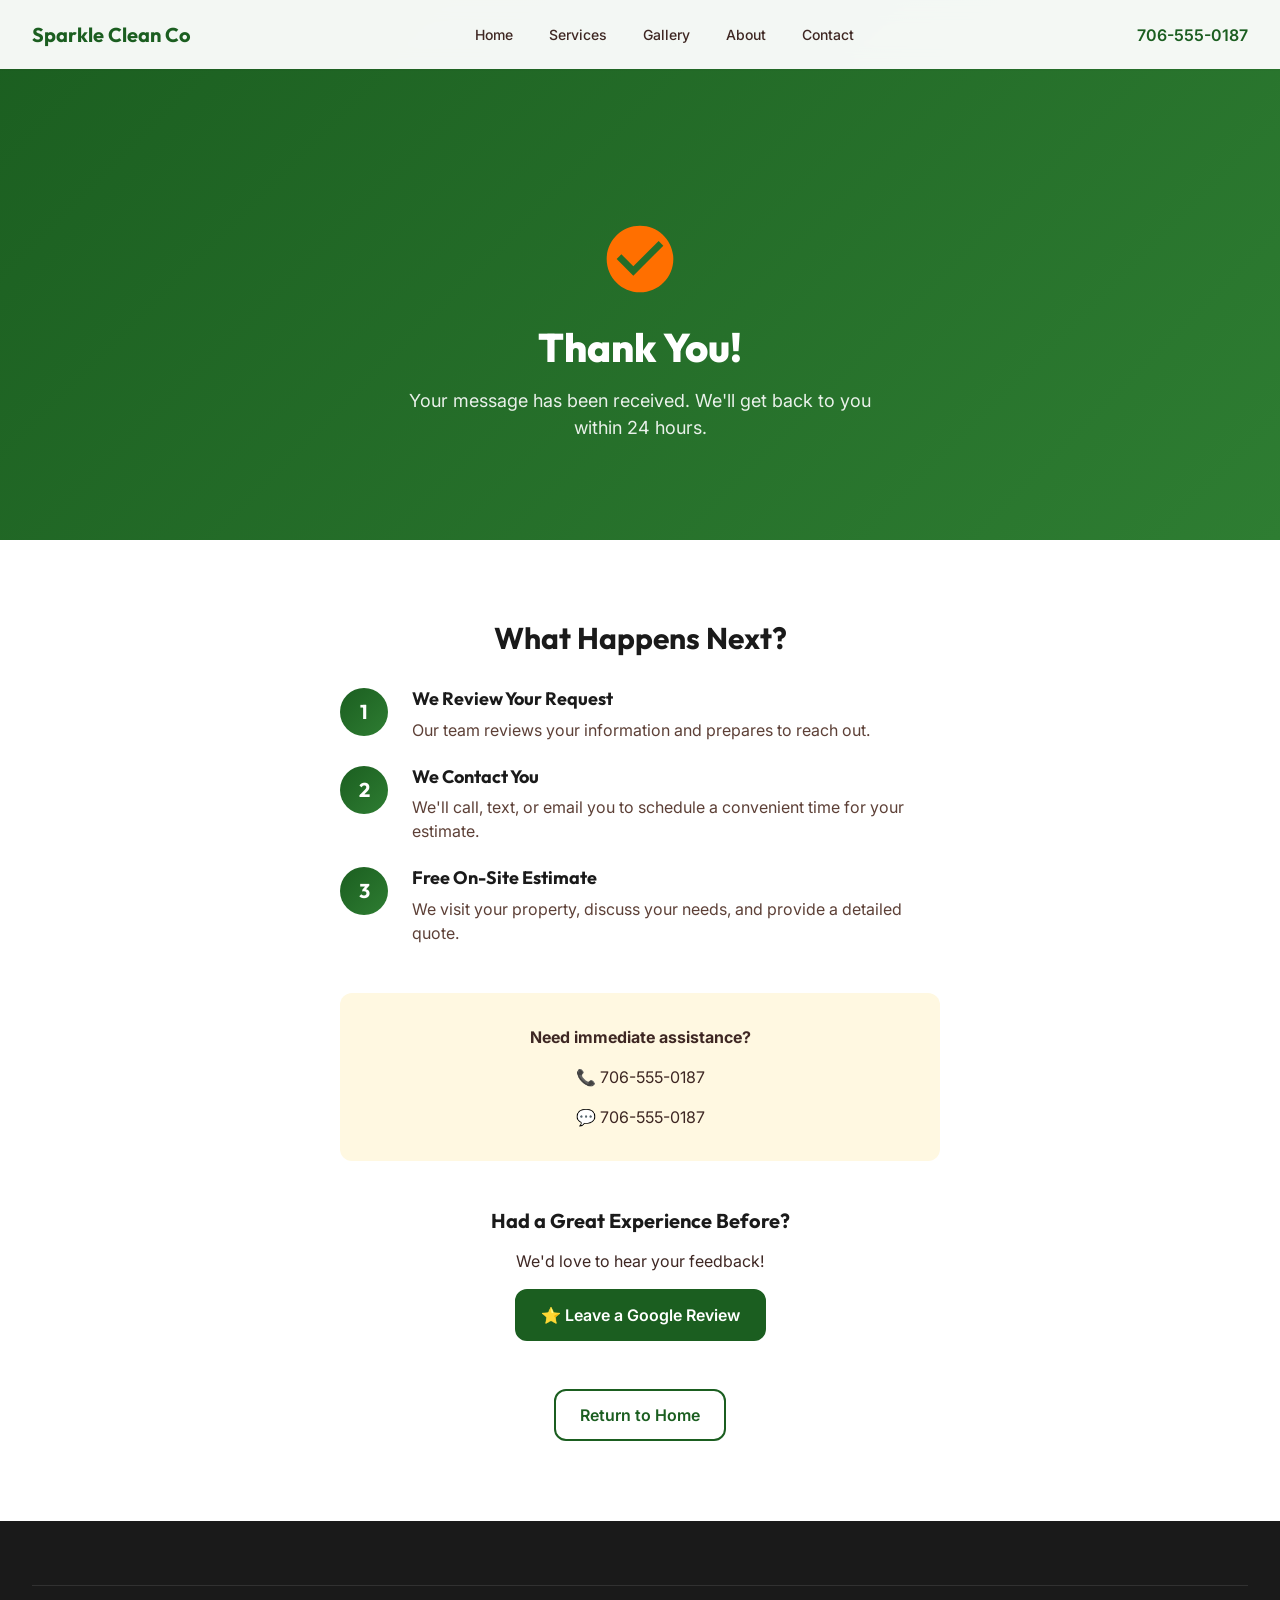
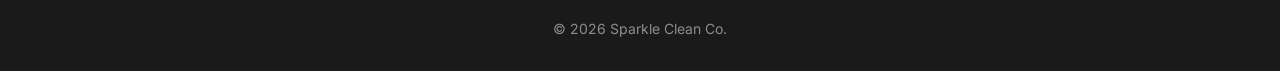
<file: thank-you.html>
<!DOCTYPE html>
<html lang="en">

<head>
    <meta charset="UTF-8">
    <meta name="viewport" content="width=device-width, initial-scale=1.0">
    <meta name="description" content="Thank you for contacting Sparkle Clean Co. We'll be in touch soon.">
    <title>Thank You | Sparkle Clean Co</title>
    <link rel="icon" type="image/x-icon" href="assets/images/favicon.ico">
    <link rel="preconnect" href="https://fonts.googleapis.com">
    <link rel="preconnect" href="https://fonts.gstatic.com" crossorigin>
    <link
        href="https://fonts.googleapis.com/css2?family=Inter:wght@400;500;600;700&family=Outfit:wght@600;700;800&display=swap"
        rel="stylesheet">
    <link rel="stylesheet" href="assets/css/styles.css">
</head>

<body>
    <header class="header">
        <div class="container">
            <div class="header__inner">
                <a href="index.html" class="header__logo">Sparkle Clean Co</a>
                <nav class="nav">
                    <ul class="nav__list">
                        <li><a href="index.html" class="nav__link">Home</a></li>
                        <li><a href="services/index.html" class="nav__link">Services</a></li>
                        <li><a href="gallery.html" class="nav__link">Gallery</a></li>
                        <li><a href="about.html" class="nav__link">About</a></li>
                        <li><a href="contact.html" class="nav__link">Contact</a></li>
                    </ul>
                </nav>
                <div class="header__actions">
                    <a href="tel:706-555-0187" class="header__phone">706-555-0187</a>
                </div>
                <button class="menu-toggle" aria-label="Toggle menu"><span class="menu-toggle__bar"></span><span
                        class="menu-toggle__bar"></span><span class="menu-toggle__bar"></span></button>
            </div>
        </div>
    </header>

    <main>
        <section class="thank-you-hero">
            <div class="container">
                <svg class="thank-you__icon" viewBox="0 0 24 24" fill="currentColor">
                    <path
                        d="M12 2C6.48 2 2 6.48 2 12s4.48 10 10 10 10-4.48 10-10S17.52 2 12 2zm-2 15l-5-5 1.41-1.41L10 14.17l7.59-7.59L19 8l-9 9z" />
                </svg>
                <h1 class="thank-you__title">Thank You!</h1>
                <p class="thank-you__text">Your message has been received. We'll get back to you within 24 hours.</p>
            </div>
        </section>

        <section class="section">
            <div class="container">
                <div style="max-width: 600px; margin: 0 auto; text-align: center;">
                    <h2>What Happens Next?</h2>
                    <div style="text-align: left; margin-top: 2rem;">
                        <div class="process-step" style="margin-bottom: 1.5rem;">
                            <div class="process-step__number">1</div>
                            <div class="process-step__content">
                                <h3 class="process-step__title">We Review Your Request</h3>
                                <p class="process-step__text">Our team reviews your information and prepares to reach
                                    out.</p>
                            </div>
                        </div>
                        <div class="process-step" style="margin-bottom: 1.5rem;">
                            <div class="process-step__number">2</div>
                            <div class="process-step__content">
                                <h3 class="process-step__title">We Contact You</h3>
                                <p class="process-step__text">We'll call, text, or email you to schedule a convenient
                                    time for your estimate.</p>
                            </div>
                        </div>
                        <div class="process-step" style="margin-bottom: 1.5rem;">
                            <div class="process-step__number">3</div>
                            <div class="process-step__content">
                                <h3 class="process-step__title">Free On-Site Estimate</h3>
                                <p class="process-step__text">We visit your property, discuss your needs, and provide a
                                    detailed quote.</p>
                            </div>
                        </div>
                    </div>

                    <div
                        style="margin-top: 3rem; padding: 2rem; background: var(--color-off-white); border-radius: var(--radius-lg);">
                        <p style="margin-bottom: 1rem;"><strong>Need immediate assistance?</strong></p>
                        <p>📞 <a href="tel:706-555-0187">706-555-0187</a></p>
                        <p>💬 <a href="sms:706-555-0187">706-555-0187</a></p>
                    </div>

                    <div style="margin-top: 3rem;">
                        <h3>Had a Great Experience Before?</h3>
                        <p style="margin: 1rem 0;">We'd love to hear your feedback!</p>
                        <a href="#" class="btn btn--accent" target="_blank">⭐ Leave a Google
                            Review</a>
                    </div>

                    <div style="margin-top: 3rem;">
                        <a href="index.html" class="btn btn--secondary">Return to Home</a>
                    </div>
                </div>
            </div>
        </section>
    </main>

    <footer class="footer">
        <div class="container">
            <div class="footer__bottom">
                <p class="footer__copyright">&copy; <span data-year></span> Sparkle Clean Co.</p>
            </div>
        </div>
    </footer>

    <script src="assets/js/main.js"></script>
</body>

</html>
</file>
<file: assets/css/styles.css>
/* ============================================
   PEST CONTROL - DESIGN SYSTEM
   Premium, Conversion-Focused Website Template
   ============================================ */

:root {
  /* Brand Colors - Pest Control (Orange/Dark) */
  --color-primary: #1B5E20;
  --color-primary-dark: #0D3B11;
  --color-primary-light: #2E7D32;
  --color-secondary: #1B5E20;
  --color-secondary-light: #2E7D32;
  --color-accent: #FF6F00;
  --color-accent-light: #FF8F00;

  /* Neutral Colors */
  --color-white: #FFFFFF;
  --color-off-white: #FFF8E1;
  --color-light-gray: #EFEBE9;
  --color-medium-gray: #5D4037;
  --color-dark-gray: #3E2723;
  --color-black: #1A1A1A;

  /* Semantic Colors */
  --color-success: #2E7D32;
  --color-warning: #FF8F00;
  --color-error: #C62828;
  --color-info: #0277BD;

  /* Typography */
  --font-primary: 'Inter', -apple-system, BlinkMacSystemFont, 'Segoe UI', Roboto, sans-serif;
  --font-heading: 'Outfit', 'Inter', sans-serif;

  --text-xs: 0.75rem;
  --text-sm: 0.875rem;
  --text-base: 1rem;
  --text-lg: 1.125rem;
  --text-xl: 1.25rem;
  --text-2xl: 1.5rem;
  --text-3xl: 1.875rem;
  --text-4xl: 2.25rem;
  --text-5xl: 3rem;
  --text-6xl: 3.75rem;

  --font-normal: 400;
  --font-medium: 500;
  --font-semibold: 600;
  --font-bold: 700;
  --font-extrabold: 800;

  --leading-tight: 1.2;
  --leading-snug: 1.375;
  --leading-normal: 1.5;
  --leading-relaxed: 1.625;

  --space-1: 0.25rem;
  --space-2: 0.5rem;
  --space-3: 0.75rem;
  --space-4: 1rem;
  --space-5: 1.25rem;
  --space-6: 1.5rem;
  --space-8: 2rem;
  --space-10: 2.5rem;
  --space-12: 3rem;
  --space-16: 4rem;
  --space-20: 5rem;
  --space-24: 6rem;
  --space-32: 8rem;

  --radius-sm: 0.25rem;
  --radius-md: 0.5rem;
  --radius-lg: 0.75rem;
  --radius-xl: 1rem;
  --radius-2xl: 1.5rem;
  --radius-full: 9999px;

  --shadow-sm: 0 1px 2px rgba(0, 0, 0, 0.05);
  --shadow-md: 0 4px 6px rgba(0, 0, 0, 0.07), 0 2px 4px rgba(0, 0, 0, 0.05);
  --shadow-lg: 0 10px 15px rgba(0, 0, 0, 0.1), 0 4px 6px rgba(0, 0, 0, 0.05);
  --shadow-xl: 0 20px 25px rgba(0, 0, 0, 0.1), 0 10px 10px rgba(0, 0, 0, 0.04);
  --shadow-2xl: 0 25px 50px rgba(0, 0, 0, 0.15);
  --shadow-glow: 0 0 20px rgba(230, 81, 0, 0.3);

  --transition-fast: 150ms ease;
  --transition-base: 250ms ease;
  --transition-slow: 350ms ease;
  --transition-bounce: 500ms cubic-bezier(0.68, -0.55, 0.265, 1.55);

  --z-dropdown: 100;
  --z-sticky: 200;
  --z-fixed: 300;
  --z-modal-backdrop: 400;
  --z-modal: 500;
  --z-tooltip: 600;

  --container-sm: 640px;
  --container-md: 768px;
  --container-lg: 1024px;
  --container-xl: 1280px;
  --container-2xl: 1400px;
}

*,
*::before,
*::after {
  box-sizing: border-box;
  margin: 0;
  padding: 0
}

html {
  font-size: 16px;
  scroll-behavior: smooth;
  -webkit-text-size-adjust: 100%
}

body {
  font-family: var(--font-primary);
  font-size: var(--text-base);
  font-weight: var(--font-normal);
  line-height: var(--leading-normal);
  color: var(--color-dark-gray);
  background-color: var(--color-white);
  -webkit-font-smoothing: antialiased;
  -moz-osx-font-smoothing: grayscale;
  overflow-x: hidden;
  padding-bottom: 85px
}

img,
picture,
video,
canvas,
svg {
  display: block;
  max-width: 100%;
  height: auto
}

input,
button,
textarea,
select {
  font: inherit;
  color: inherit
}

p,
h1,
h2,
h3,
h4,
h5,
h6 {
  overflow-wrap: break-word
}

ul,
ol {
  list-style: none
}

a {
  color: inherit;
  text-decoration: none
}

h1,
h2,
h3,
h4,
h5,
h6 {
  font-family: var(--font-heading);
  font-weight: var(--font-bold);
  line-height: var(--leading-tight);
  color: var(--color-black)
}

h1 {
  font-size: var(--text-3xl);
  font-weight: var(--font-extrabold)
}

h2 {
  font-size: var(--text-2xl)
}

h3 {
  font-size: var(--text-xl)
}

h4 {
  font-size: var(--text-lg)
}

p {
  margin-bottom: var(--space-4)
}

p:last-child {
  margin-bottom: 0
}

.container {
  width: 100%;
  max-width: var(--container-xl);
  margin: 0 auto;
  padding: 0 var(--space-4)
}

.section {
  padding: var(--space-16) 0
}

.section--sm {
  padding: var(--space-10) 0
}

.section--lg {
  padding: var(--space-24) 0
}

.section--dark {
  background-color: var(--color-black);
  color: var(--color-white)
}

.section--light {
  background-color: var(--color-off-white)
}

.section--primary {
  background-color: var(--color-primary);
  color: var(--color-white)
}

.grid {
  display: grid;
  gap: var(--space-6)
}

.grid--2 {
  grid-template-columns: 1fr
}

.grid--3 {
  grid-template-columns: 1fr
}

.grid--4 {
  grid-template-columns: repeat(2, 1fr)
}

.flex {
  display: flex
}

.flex-col {
  flex-direction: column
}

.items-center {
  align-items: center
}

.justify-center {
  justify-content: center
}

.justify-between {
  justify-content: space-between
}

.gap-2 {
  gap: var(--space-2)
}

.gap-4 {
  gap: var(--space-4)
}

.gap-6 {
  gap: var(--space-6)
}

.gap-8 {
  gap: var(--space-8)
}

.header {
  position: fixed;
  top: 0;
  left: 0;
  right: 0;
  z-index: var(--z-fixed);
  background: rgba(255, 255, 255, 0.95);
  backdrop-filter: blur(10px);
  -webkit-backdrop-filter: blur(10px);
  box-shadow: var(--shadow-sm);
  transition: all var(--transition-base)
}

.header.scrolled {
  box-shadow: var(--shadow-md)
}

.header__inner {
  display: flex;
  align-items: center;
  justify-content: space-between;
  padding: var(--space-4) 0;
  gap: var(--space-4)
}

.header__logo {
  display: flex;
  align-items: center;
  gap: var(--space-3);
  font-family: var(--font-heading);
  font-size: var(--text-xl);
  font-weight: var(--font-bold);
  color: var(--color-primary)
}

.nav {
  display: none
}

.nav__list {
  display: flex;
  align-items: center;
  gap: var(--space-1)
}

.nav__link {
  display: block;
  padding: var(--space-2) var(--space-4);
  font-size: var(--text-sm);
  font-weight: var(--font-medium);
  color: var(--color-dark-gray);
  border-radius: var(--radius-md);
  transition: all var(--transition-fast)
}

.nav__link:hover,
.nav__link.active {
  color: var(--color-primary);
  background-color: rgba(230, 81, 0, 0.08)
}

.header__actions {
  display: flex;
  align-items: center;
  gap: var(--space-3)
}

.header__phone {
  display: none;
  align-items: center;
  gap: var(--space-2);
  font-weight: var(--font-semibold);
  color: var(--color-primary)
}

.header__review-link {
  display: none;
  padding: var(--space-2) var(--space-3);
  font-size: var(--text-sm);
  font-weight: var(--font-medium);
  color: var(--color-accent);
  border: 2px solid var(--color-accent);
  border-radius: var(--radius-full);
  transition: all var(--transition-fast)
}

.header__review-link:hover {
  background-color: var(--color-accent);
  color: var(--color-black)
}

.menu-toggle {
  display: flex;
  flex-direction: column;
  justify-content: center;
  align-items: center;
  width: 44px;
  height: 44px;
  padding: var(--space-2);
  background: transparent;
  border: none;
  cursor: pointer;
  gap: 5px
}

.menu-toggle__bar {
  display: block;
  width: 24px;
  height: 2px;
  background-color: var(--color-dark-gray);
  border-radius: 2px;
  transition: all var(--transition-fast)
}

.menu-toggle.active .menu-toggle__bar:nth-child(1) {
  transform: rotate(45deg) translate(5px, 5px)
}

.menu-toggle.active .menu-toggle__bar:nth-child(2) {
  opacity: 0
}

.menu-toggle.active .menu-toggle__bar:nth-child(3) {
  transform: rotate(-45deg) translate(5px, -5px)
}

.mobile-nav {
  position: fixed;
  top: 72px;
  left: 0;
  right: 0;
  bottom: 0;
  background: var(--color-white);
  padding: var(--space-6);
  transform: translateX(100%);
  transition: transform var(--transition-base);
  overflow-y: auto;
  z-index: var(--z-fixed)
}

.mobile-nav.active {
  transform: translateX(0)
}

.mobile-nav__list {
  display: flex;
  flex-direction: column;
  gap: var(--space-2)
}

.mobile-nav__link {
  display: block;
  padding: var(--space-4);
  font-size: var(--text-lg);
  font-weight: var(--font-medium);
  color: var(--color-dark-gray);
  border-radius: var(--radius-lg);
  transition: all var(--transition-fast)
}

.mobile-nav__link:hover,
.mobile-nav__link.active {
  color: var(--color-primary);
  background-color: rgba(230, 81, 0, 0.08)
}

.mobile-nav__cta {
  margin-top: var(--space-6);
  padding-top: var(--space-6);
  border-top: 1px solid var(--color-light-gray)
}

.mobile-nav__contact {
  display: flex;
  flex-direction: column;
  gap: var(--space-4);
  margin-bottom: var(--space-6)
}

.mobile-nav__phone,
.mobile-nav__text {
  display: flex;
  align-items: center;
  gap: var(--space-3);
  padding: var(--space-4);
  font-weight: var(--font-semibold);
  background-color: var(--color-off-white);
  border-radius: var(--radius-lg)
}

.btn {
  display: inline-flex;
  align-items: center;
  justify-content: center;
  gap: var(--space-2);
  padding: var(--space-3) var(--space-6);
  font-family: var(--font-primary);
  font-size: var(--text-base);
  font-weight: var(--font-semibold);
  text-align: center;
  white-space: nowrap;
  border: 2px solid transparent;
  border-radius: var(--radius-lg);
  cursor: pointer;
  transition: all var(--transition-fast);
  text-decoration: none
}

.btn:focus {
  outline: 2px solid var(--color-primary);
  outline-offset: 2px
}

.btn--primary {
  background: linear-gradient(135deg, var(--color-primary) 0%, var(--color-primary-light) 100%);
  color: var(--color-white);
  border-color: var(--color-primary);
  box-shadow: var(--shadow-md), 0 4px 14px rgba(230, 81, 0, 0.3)
}

.btn--primary:hover {
  transform: translateY(-2px);
  box-shadow: var(--shadow-lg), 0 6px 20px rgba(230, 81, 0, 0.4)
}

.btn--secondary {
  background-color: var(--color-white);
  color: var(--color-primary);
  border-color: var(--color-primary)
}

.btn--secondary:hover {
  background-color: var(--color-primary);
  color: var(--color-white)
}

.btn--accent {
  background: linear-gradient(135deg, var(--color-accent) 0%, var(--color-accent-light) 100%);
  color: var(--color-black);
  border-color: var(--color-accent)
}

.btn--accent:hover {
  transform: translateY(-2px);
  box-shadow: var(--shadow-lg), 0 6px 20px rgba(255, 214, 0, 0.4)
}

.btn--outline {
  background-color: transparent;
  color: var(--color-white);
  border-color: var(--color-white)
}

.btn--outline:hover {
  background-color: var(--color-white);
  color: var(--color-primary)
}

.btn--lg {
  padding: var(--space-4) var(--space-8);
  font-size: var(--text-lg)
}

.btn--sm {
  padding: var(--space-2) var(--space-4);
  font-size: var(--text-sm)
}

.btn--full {
  width: 100%
}

.btn-group {
  display: flex;
  flex-direction: column;
  gap: var(--space-3)
}

.hero {
  position: relative;
  min-height: 100vh;
  display: flex;
  align-items: center;
  padding-top: calc(72px + var(--space-12));
  padding-bottom: var(--space-12);
  background: linear-gradient(135deg, var(--color-primary-dark) 0%, var(--color-primary) 50%, var(--color-primary-light) 100%);
  overflow: hidden
}

.hero::before {
  content: '';
  position: absolute;
  top: 0;
  left: 0;
  right: 0;
  bottom: 0;
  background: url("data:image/svg+xml,%3Csvg width='60' height='60' viewBox='0 0 60 60' xmlns='http://www.w3.org/2000/svg'%3E%3Cg fill='none' fill-rule='evenodd'%3E%3Cg fill='%23ffffff' fill-opacity='0.05'%3E%3Cpath d='M36 34v-4h-2v4h-4v2h4v4h2v-4h4v-2h-4zm0-30V0h-2v4h-4v2h4v4h2V6h4V4h-4zM6 34v-4H4v4H0v2h4v4h2v-4h4v-2H6zM6 4V0H4v4H0v2h4v4h2V6h4V4H6z'/%3E%3C/g%3E%3C/g%3E%3C/svg%3E");
  opacity: 0.5
}

.hero__content {
  position: relative;
  z-index: 1;
  text-align: center;
  color: var(--color-white)
}

.hero__badge {
  display: inline-flex;
  align-items: center;
  gap: var(--space-2);
  padding: var(--space-2) var(--space-4);
  margin-bottom: var(--space-6);
  font-size: var(--text-sm);
  font-weight: var(--font-semibold);
  background: rgba(255, 255, 255, 0.15);
  backdrop-filter: blur(10px);
  border: 1px solid rgba(255, 255, 255, 0.2);
  border-radius: var(--radius-full)
}

.hero__title {
  font-size: var(--text-4xl);
  font-weight: var(--font-extrabold);
  color: var(--color-white);
  margin-bottom: var(--space-6);
  text-shadow: 0 2px 10px rgba(0, 0, 0, 0.2)
}

.hero__subtitle {
  font-size: var(--text-lg);
  max-width: 600px;
  margin: 0 auto var(--space-8);
  opacity: 0.95;
  line-height: var(--leading-relaxed)
}

.hero__cta {
  display: flex;
  flex-direction: column;
  gap: var(--space-4);
  margin-bottom: var(--space-8)
}

.hero__trust {
  display: flex;
  flex-wrap: wrap;
  justify-content: center;
  gap: var(--space-6);
  padding-top: var(--space-8);
  border-top: 1px solid rgba(255, 255, 255, 0.2)
}

.hero__trust-item {
  display: flex;
  align-items: center;
  gap: var(--space-2);
  font-size: var(--text-sm);
  opacity: 0.9
}

.hero__trust-icon {
  width: 20px;
  height: 20px;
  fill: currentColor
}

.card {
  background: var(--color-white);
  border-radius: var(--radius-xl);
  padding: var(--space-6);
  box-shadow: var(--shadow-md);
  transition: all var(--transition-base)
}

.card:hover {
  transform: translateY(-4px);
  box-shadow: var(--shadow-xl)
}

.card__icon {
  display: flex;
  align-items: center;
  justify-content: center;
  width: 64px;
  height: 64px;
  margin-bottom: var(--space-4);
  background: linear-gradient(135deg, var(--color-primary) 0%, var(--color-primary-light) 100%);
  border-radius: var(--radius-lg);
  color: var(--color-white)
}

.card__icon svg {
  width: 32px;
  height: 32px
}

.card__title {
  font-size: var(--text-xl);
  margin-bottom: var(--space-3)
}

.card__text {
  color: var(--color-medium-gray);
  margin-bottom: var(--space-4)
}

.card__link {
  display: inline-flex;
  align-items: center;
  gap: var(--space-2);
  font-weight: var(--font-semibold);
  color: var(--color-primary);
  transition: gap var(--transition-fast)
}

.card__link:hover {
  gap: var(--space-3)
}

.service-card {
  position: relative;
  overflow: hidden
}

.service-card__image {
  height: 200px;
  margin: calc(var(--space-6) * -1);
  margin-bottom: var(--space-4);
  background-color: var(--color-light-gray);
  background-size: cover;
  background-position: center
}

.service-card__content {
  padding-top: var(--space-4)
}

.section-header {
  text-align: center;
  max-width: 700px;
  margin: 0 auto var(--space-12)
}

.section-header__label {
  display: inline-block;
  font-size: var(--text-sm);
  font-weight: var(--font-bold);
  text-transform: uppercase;
  letter-spacing: 0.1em;
  color: var(--color-primary);
  margin-bottom: var(--space-3)
}

.section-header__title {
  font-size: var(--text-3xl);
  margin-bottom: var(--space-4)
}

.section-header__text {
  font-size: var(--text-lg);
  color: var(--color-medium-gray)
}

.section-header--left {
  text-align: left;
  margin-left: 0
}

.section-header--light .section-header__title {
  color: var(--color-white)
}

.section-header--light .section-header__text {
  color: rgba(255, 255, 255, 0.8)
}

.stats {
  display: grid;
  grid-template-columns: repeat(2, 1fr);
  gap: var(--space-6)
}

.stat {
  text-align: center;
  padding: var(--space-6)
}

.stat__number {
  font-family: var(--font-heading);
  font-size: var(--text-4xl);
  font-weight: var(--font-extrabold);
  color: var(--color-white);
  line-height: 1;
  margin-bottom: var(--space-2)
}

.stat__label {
  font-size: var(--text-sm);
  color: rgba(255, 255, 255, 0.8);
  text-transform: uppercase;
  letter-spacing: 0.05em
}

.process-steps {
  display: flex;
  flex-direction: column;
  gap: var(--space-8)
}

.process-step {
  display: flex;
  gap: var(--space-6);
  align-items: flex-start
}

.process-step__number {
  flex-shrink: 0;
  display: flex;
  align-items: center;
  justify-content: center;
  width: 48px;
  height: 48px;
  font-family: var(--font-heading);
  font-size: var(--text-xl);
  font-weight: var(--font-bold);
  color: var(--color-white);
  background: linear-gradient(135deg, var(--color-primary) 0%, var(--color-primary-light) 100%);
  border-radius: var(--radius-full)
}

.process-step__content {
  flex: 1
}

.process-step__title {
  font-size: var(--text-lg);
  margin-bottom: var(--space-2)
}

.process-step__text {
  color: var(--color-medium-gray)
}

.gallery-grid {
  display: grid;
  grid-template-columns: repeat(2, 1fr);
  gap: var(--space-4)
}

.gallery-item {
  position: relative;
  aspect-ratio: 4/3;
  overflow: hidden;
  border-radius: var(--radius-lg);
  background-color: var(--color-light-gray)
}

.gallery-item__image {
  width: 100%;
  height: 100%;
  object-fit: cover;
  transition: transform var(--transition-slow)
}

.gallery-item:hover .gallery-item__image {
  transform: scale(1.05)
}

.gallery-item__overlay {
  position: absolute;
  bottom: 0;
  left: 0;
  right: 0;
  padding: var(--space-4);
  background: linear-gradient(to top, rgba(0, 0, 0, 0.8) 0%, transparent 100%);
  color: var(--color-white);
  opacity: 0;
  transform: translateY(10px);
  transition: all var(--transition-base)
}

.gallery-item:hover .gallery-item__overlay {
  opacity: 1;
  transform: translateY(0)
}

.gallery-item__caption {
  font-size: var(--text-sm);
  font-weight: var(--font-medium)
}

.faq-list {
  display: flex;
  flex-direction: column;
  gap: var(--space-3)
}

.faq-item {
  border: 1px solid var(--color-light-gray);
  border-radius: var(--radius-lg);
  overflow: hidden
}

.faq-item__question {
  display: flex;
  justify-content: space-between;
  align-items: center;
  width: 100%;
  padding: var(--space-5);
  font-size: var(--text-base);
  font-weight: var(--font-semibold);
  text-align: left;
  background: var(--color-white);
  border: none;
  cursor: pointer;
  transition: background var(--transition-fast)
}

.faq-item__question:hover {
  background: var(--color-off-white)
}

.faq-item__icon {
  flex-shrink: 0;
  width: 24px;
  height: 24px;
  color: var(--color-primary);
  transition: transform var(--transition-fast)
}

.faq-item.active .faq-item__icon {
  transform: rotate(180deg)
}

.faq-item__answer {
  max-height: 0;
  overflow: hidden;
  transition: max-height var(--transition-base)
}

.faq-item.active .faq-item__answer {
  max-height: 500px
}

.faq-item__answer-inner {
  padding: 0 var(--space-5) var(--space-5);
  color: var(--color-medium-gray)
}

.ghl-embed-placeholder {
  display: flex;
  flex-direction: column;
  align-items: center;
  justify-content: center;
  min-height: 400px;
  padding: var(--space-8);
  background: linear-gradient(135deg, var(--color-off-white) 0%, var(--color-light-gray) 100%);
  border: 3px dashed var(--color-medium-gray);
  border-radius: var(--radius-xl);
  text-align: center
}

.ghl-embed-placeholder__icon {
  width: 64px;
  height: 64px;
  margin-bottom: var(--space-4);
  color: var(--color-medium-gray)
}

.ghl-embed-placeholder__title {
  font-size: var(--text-xl);
  font-weight: var(--font-bold);
  color: var(--color-dark-gray);
  margin-bottom: var(--space-2)
}

.ghl-embed-placeholder__text {
  color: var(--color-medium-gray)
}

.footer {
  background: var(--color-black);
  color: var(--color-white);
  padding: var(--space-16) 0 var(--space-8)
}

.footer__grid {
  display: grid;
  grid-template-columns: 1fr;
  gap: var(--space-10);
  margin-bottom: var(--space-10)
}

.footer__brand {
  max-width: 300px
}

.footer__logo {
  font-family: var(--font-heading);
  font-size: var(--text-2xl);
  font-weight: var(--font-bold);
  color: var(--color-white);
  margin-bottom: var(--space-4)
}

.footer__text {
  color: rgba(255, 255, 255, 0.7);
  font-size: var(--text-sm);
  margin-bottom: var(--space-6)
}

.footer__column-title {
  font-size: var(--text-lg);
  font-weight: var(--font-bold);
  margin-bottom: var(--space-5);
  color: var(--color-white)
}

.footer__links {
  display: flex;
  flex-direction: column;
  gap: var(--space-3)
}

.footer__link {
  color: rgba(255, 255, 255, 0.7);
  font-size: var(--text-sm);
  transition: color var(--transition-fast)
}

.footer__link:hover {
  color: var(--color-accent)
}

.footer__contact-item {
  display: flex;
  align-items: flex-start;
  gap: var(--space-3);
  color: rgba(255, 255, 255, 0.7);
  font-size: var(--text-sm);
  margin-bottom: var(--space-4)
}

.footer__contact-icon {
  flex-shrink: 0;
  width: 20px;
  height: 20px;
  color: var(--color-primary-light)
}

.footer__review-btn {
  display: inline-flex;
  align-items: center;
  gap: var(--space-2);
  margin-top: var(--space-4);
  padding: var(--space-3) var(--space-5);
  font-size: var(--text-sm);
  font-weight: var(--font-semibold);
  color: var(--color-black);
  background: var(--color-accent);
  border-radius: var(--radius-full);
  transition: all var(--transition-fast)
}

.footer__review-btn:hover {
  background: var(--color-accent-light);
  transform: translateY(-2px)
}

.footer__bottom {
  padding-top: var(--space-8);
  border-top: 1px solid rgba(255, 255, 255, 0.1);
  text-align: center
}

.footer__copyright {
  color: rgba(255, 255, 255, 0.5);
  font-size: var(--text-sm)
}

.footer__legal {
  display: flex;
  justify-content: center;
  gap: var(--space-6);
  margin-top: var(--space-4)
}

.footer__legal-link {
  color: rgba(255, 255, 255, 0.5);
  font-size: var(--text-sm);
  transition: color var(--transition-fast)
}

.footer__legal-link:hover {
  color: var(--color-white)
}

.mobile-cta-bar {
  position: fixed;
  bottom: 0;
  left: 0;
  right: 0;
  z-index: var(--z-sticky);
  display: flex;
  background: var(--color-white);
  box-shadow: 0 -4px 20px rgba(0, 0, 0, 0.15);
  padding: var(--space-3);
  gap: var(--space-2)
}

.mobile-cta-bar__btn {
  flex: 1;
  display: flex;
  flex-direction: column;
  align-items: center;
  justify-content: center;
  gap: var(--space-1);
  padding: var(--space-3);
  font-size: var(--text-xs);
  font-weight: var(--font-semibold);
  border-radius: var(--radius-lg);
  text-decoration: none;
  transition: all var(--transition-fast)
}

.mobile-cta-bar__btn--call {
  background: var(--color-primary);
  color: var(--color-white)
}

.mobile-cta-bar__btn--text {
  background: var(--color-secondary);
  color: var(--color-white)
}

.mobile-cta-bar__btn--book {
  background: var(--color-accent);
  color: var(--color-black)
}

.mobile-cta-bar__btn:active {
  transform: scale(0.98)
}

.mobile-cta-bar__icon {
  width: 22px;
  height: 22px
}

.service-hero {
  padding-top: calc(72px + var(--space-16));
  padding-bottom: var(--space-16);
  background: linear-gradient(135deg, var(--color-primary-dark) 0%, var(--color-primary) 100%);
  color: var(--color-white)
}

.service-hero__content {
  max-width: 700px
}

.service-hero__title {
  color: var(--color-white);
  margin-bottom: var(--space-4)
}

.service-hero__text {
  font-size: var(--text-lg);
  opacity: 0.9;
  margin-bottom: var(--space-6)
}

.pricing-note {
  background: var(--color-off-white);
  border-left: 4px solid var(--color-primary);
  padding: var(--space-6);
  border-radius: 0 var(--radius-lg) var(--radius-lg) 0
}

.pricing-note__title {
  font-size: var(--text-lg);
  margin-bottom: var(--space-2)
}

.pricing-note__text {
  color: var(--color-medium-gray);
  margin-bottom: 0
}

.included-list {
  display: grid;
  gap: var(--space-4)
}

.included-item {
  display: flex;
  align-items: flex-start;
  gap: var(--space-3)
}

.included-item__icon {
  flex-shrink: 0;
  width: 24px;
  height: 24px;
  color: var(--color-success)
}

.included-item__text {
  color: var(--color-dark-gray)
}

.service-areas-grid {
  display: grid;
  grid-template-columns: repeat(2, 1fr);
  gap: var(--space-3)
}

.service-area-item {
  display: flex;
  align-items: center;
  gap: var(--space-2);
  padding: var(--space-3) var(--space-4);
  background: var(--color-off-white);
  border-radius: var(--radius-md)
}

.service-area-item__icon {
  width: 18px;
  height: 18px;
  color: var(--color-primary)
}

.contact-info {
  display: flex;
  flex-direction: column;
  gap: var(--space-4)
}

.contact-info__item {
  display: flex;
  align-items: flex-start;
  gap: var(--space-4)
}

.contact-info__icon {
  flex-shrink: 0;
  display: flex;
  align-items: center;
  justify-content: center;
  width: 48px;
  height: 48px;
  background: var(--color-primary);
  color: var(--color-white);
  border-radius: var(--radius-lg)
}

.contact-info__icon svg {
  width: 24px;
  height: 24px
}

.contact-info__label {
  font-size: var(--text-sm);
  color: var(--color-medium-gray)
}

.contact-info__value {
  font-size: var(--text-lg);
  font-weight: var(--font-semibold);
  color: var(--color-dark-gray)
}

.contact-info__link {
  color: var(--color-primary);
  transition: color var(--transition-fast)
}

.contact-info__link:hover {
  color: var(--color-primary-dark)
}

.thank-you-hero {
  min-height: 60vh;
  display: flex;
  align-items: center;
  justify-content: center;
  text-align: center;
  padding-top: calc(72px + var(--space-12));
  background: linear-gradient(135deg, var(--color-primary) 0%, var(--color-primary-light) 100%);
  color: var(--color-white)
}

.thank-you__icon {
  width: 80px;
  height: 80px;
  margin: 0 auto var(--space-6);
  color: var(--color-accent)
}

.thank-you__title {
  color: var(--color-white);
  margin-bottom: var(--space-4)
}

.thank-you__text {
  font-size: var(--text-lg);
  opacity: 0.9;
  max-width: 500px;
  margin: 0 auto var(--space-8)
}

.error-page {
  min-height: 100vh;
  display: flex;
  align-items: center;
  justify-content: center;
  text-align: center;
  padding: var(--space-8)
}

.error-page__code {
  font-family: var(--font-heading);
  font-size: 8rem;
  font-weight: var(--font-extrabold);
  color: var(--color-primary);
  line-height: 1;
  margin-bottom: var(--space-4)
}

.error-page__title {
  margin-bottom: var(--space-4)
}

.error-page__text {
  color: var(--color-medium-gray);
  margin-bottom: var(--space-8)
}

.review-cta {
  text-align: center;
  padding: var(--space-10);
  background: linear-gradient(135deg, var(--color-accent) 0%, var(--color-accent-light) 100%);
  border-radius: var(--radius-2xl)
}

.review-cta__icon {
  width: 64px;
  height: 64px;
  margin: 0 auto var(--space-4);
  color: var(--color-white)
}

.review-cta__title {
  color: var(--color-black);
  margin-bottom: var(--space-4)
}

.review-cta__text {
  color: rgba(0, 0, 0, 0.7);
  max-width: 500px;
  margin: 0 auto var(--space-6)
}

.text-center {
  text-align: center
}

.text-left {
  text-align: left
}

.mt-4 {
  margin-top: var(--space-4)
}

.mt-6 {
  margin-top: var(--space-6)
}

.mt-8 {
  margin-top: var(--space-8)
}

.mb-4 {
  margin-bottom: var(--space-4)
}

.mb-6 {
  margin-bottom: var(--space-6)
}

.mb-8 {
  margin-bottom: var(--space-8)
}

.sr-only {
  position: absolute;
  width: 1px;
  height: 1px;
  padding: 0;
  margin: -1px;
  overflow: hidden;
  clip: rect(0, 0, 0, 0);
  white-space: nowrap;
  border: 0
}

@media(min-width:768px) {
  :root {
    --text-4xl: 2.5rem;
    --text-5xl: 3.5rem
  }

  h1 {
    font-size: var(--text-4xl)
  }

  h2 {
    font-size: var(--text-3xl)
  }

  .container {
    padding: 0 var(--space-6)
  }

  .section {
    padding: var(--space-20) 0
  }

  .grid--2 {
    grid-template-columns: repeat(2, 1fr)
  }

  .grid--3 {
    grid-template-columns: repeat(3, 1fr)
  }

  .grid--4 {
    grid-template-columns: repeat(4, 1fr)
  }

  .btn-group {
    flex-direction: row;
    justify-content: center
  }

  .hero__title {
    font-size: var(--text-5xl)
  }

  .hero__cta {
    flex-direction: row;
    justify-content: center
  }

  .section-header__title {
    font-size: var(--text-4xl)
  }

  .stats {
    grid-template-columns: repeat(4, 1fr)
  }

  .gallery-grid {
    grid-template-columns: repeat(3, 1fr)
  }

  .footer__grid {
    grid-template-columns: repeat(2, 1fr)
  }

  .service-areas-grid {
    grid-template-columns: repeat(3, 1fr)
  }
}

@media(min-width:1024px) {
  :root {
    --text-5xl: 4rem;
    --text-6xl: 5rem
  }

  .menu-toggle {
    display: none
  }

  .nav {
    display: block
  }

  .header__phone {
    display: flex
  }

  .header__review-link {
    display: inline-flex
  }

  .mobile-nav {
    display: none !important
  }

  .mobile-cta-bar {
    display: none
  }

  body {
    padding-bottom: 0
  }

  .hero__title {
    font-size: var(--text-6xl)
  }

  .footer__grid {
    grid-template-columns: 1.5fr 1fr 1fr 1fr
  }

  .gallery-grid {
    grid-template-columns: repeat(4, 1fr)
  }

  .service-areas-grid {
    grid-template-columns: repeat(4, 1fr)
  }
}

@media(min-width:1280px) {
  .container {
    padding: 0 var(--space-8)
  }
}

@media print {

  .header,
  .mobile-cta-bar,
  .mobile-nav,
  .btn {
    display: none !important
  }

  body {
    padding: 0
  }

  .section {
    padding: var(--space-8) 0
  }
}

.hero {
  background: linear-gradient(rgba(0,0,0,0.4), rgba(0,0,0,0.4)), url('../images/hero.jpg') no-repeat center center !important;
  background-size: cover !important;
  background-attachment: scroll !important;
}
.btn--primary, .btn--accent, .mobile-cta-bar__btn--book {
  background: var(--color-primary) !important;
  color: #FFFFFF !important;
  border-color: var(--color-primary) !important;
}
</file>
